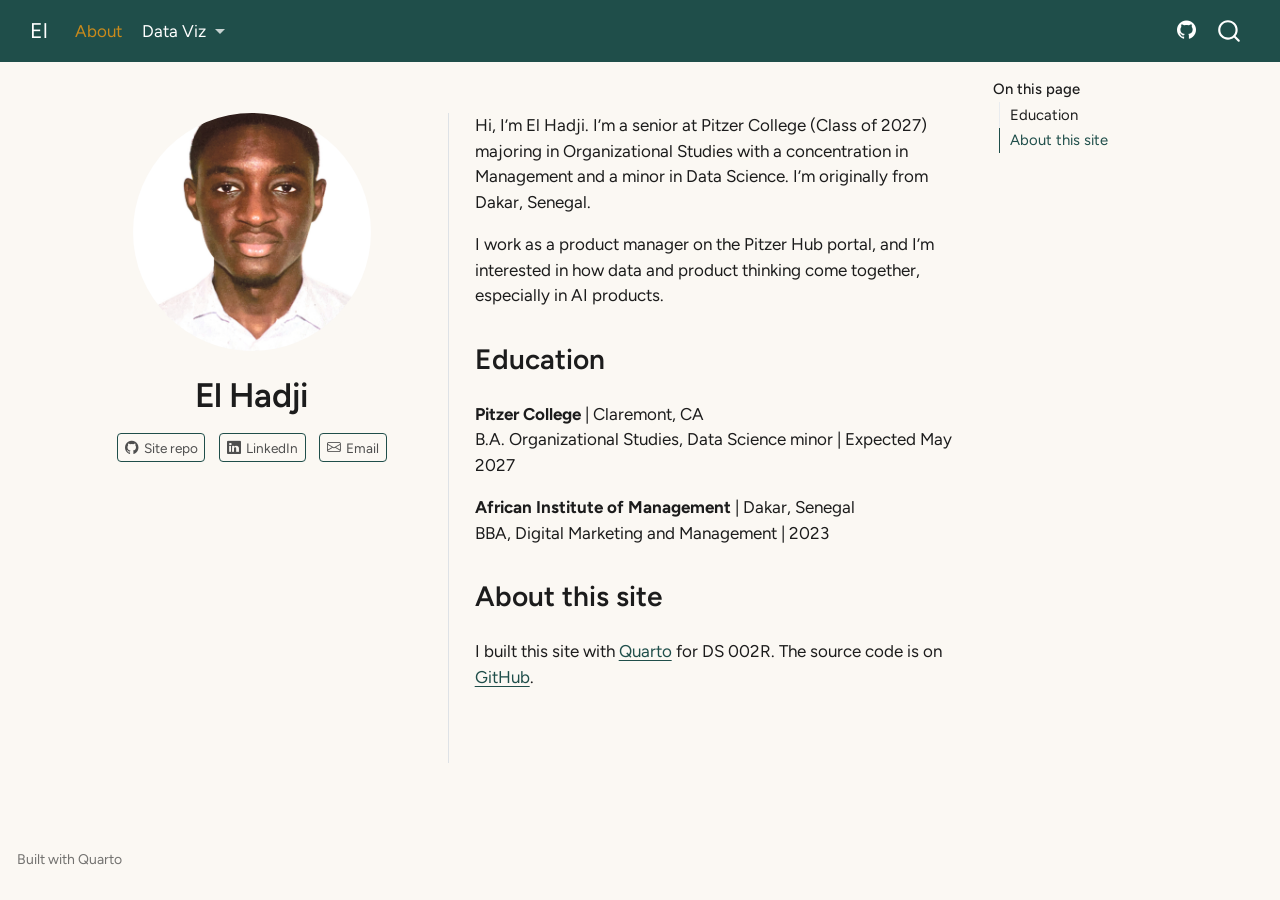
<file: docs/index.html>
<!DOCTYPE html>
<html xmlns="http://www.w3.org/1999/xhtml" lang="en" xml:lang="en"><head>

<meta charset="utf-8">
<meta name="generator" content="quarto-1.10.18">

<meta name="viewport" content="width=device-width, initial-scale=1.0, user-scalable=yes">


<title>El Hadji – El</title>
<style>
/* Default styles provided by pandoc.
** See https://pandoc.org/MANUAL.html#variables-for-html for config info.
*/
span.smallcaps{font-variant: small-caps;}
div.columns{display: flex; gap: 1.5em;}
div.column{flex: auto;}
@media screen {
div.columns{gap: min(4vw, 1.5em);}
div.column{overflow-x: auto;}
}
div.hanging-indent{margin-left: 1.5em; text-indent: -1.5em;}
ul.task-list{list-style: none;}
ul.task-list li input[type="checkbox"] {
  width: 0.8em;
  margin: 0 0.8em 0.2em -1em; /* quarto-specific, see https://github.com/quarto-dev/quarto-cli/issues/4556 */ 
  vertical-align: middle;
}
</style>


<script src="site_libs/quarto-nav/quarto-nav.js"></script>
<script src="site_libs/quarto-nav/headroom.min.js"></script>
<script src="site_libs/clipboard/clipboard.min.js"></script>
<script src="site_libs/quarto-search/autocomplete.umd.js"></script>
<script src="site_libs/quarto-search/fuse.min.js"></script>
<script src="site_libs/quarto-search/quarto-search.js"></script>
<meta name="quarto:offset" content="./">
<script src="site_libs/quarto-html/quarto.js" type="module"></script>
<script src="site_libs/quarto-html/tabsets/tabsets.js" type="module"></script>
<script src="site_libs/quarto-html/popper.min.js"></script>
<script src="site_libs/quarto-html/tippy.umd.min.js"></script>
<link href="site_libs/quarto-html/tippy.css" rel="stylesheet">
<link href="site_libs/quarto-html/quarto-syntax-highlighting-64a204ab8560d761af7679ceaba22944.css" rel="stylesheet" id="quarto-text-highlighting-styles">
<script src="site_libs/bootstrap/bootstrap.min.js"></script>
<link href="site_libs/bootstrap/bootstrap-icons.css" rel="stylesheet">
<link href="site_libs/bootstrap/bootstrap-abfaf9e1bddddbb6e21593f9e2fd9101.min.css" rel="stylesheet" append-hash="true" id="quarto-bootstrap" data-mode="light">
<script id="quarto-search-options" type="application/json">{
  "location": "navbar",
  "copy-button": false,
  "collapse-after": 3,
  "panel-placement": "end",
  "type": "overlay",
  "limit": 50,
  "keyboard-shortcut": [
    "f",
    "/",
    "s"
  ],
  "show-item-context": false,
  "language": {
    "search-no-results-text": "No results",
    "search-matching-documents-text": "matching documents",
    "search-copy-link-title": "Copy link to search",
    "search-hide-matches-text": "Hide additional matches",
    "search-more-match-text": "more match in this document",
    "search-more-matches-text": "more matches in this document",
    "search-clear-button-title": "Clear",
    "search-text-placeholder": "",
    "search-detached-cancel-button-title": "Cancel",
    "search-submit-button-title": "Submit",
    "search-label": "Search"
  }
}</script>


</head>

<body class="nav-fixed quarto-light">

<div id="quarto-search-results"></div>
  <header id="quarto-header" class="headroom fixed-top">
    <nav class="navbar navbar-expand-lg " data-bs-theme="dark">
      <div class="navbar-container container-fluid">
      <div class="navbar-brand-container mx-auto">
    <a class="navbar-brand" href="./index.html">
    <span class="navbar-title">El</span>
    </a>
  </div>
            <div id="quarto-search" class="" title="Search"></div>
          <button class="navbar-toggler" type="button" data-bs-toggle="collapse" data-bs-target="#navbarCollapse" aria-controls="navbarCollapse" role="menu" aria-expanded="false" aria-label="Toggle navigation" onclick="if (window.quartoToggleHeadroom) { window.quartoToggleHeadroom(); }">
  <span class="navbar-toggler-icon"></span>
</button>
          <div class="collapse navbar-collapse" id="navbarCollapse">
            <ul class="navbar-nav navbar-nav-scroll me-auto">
  <li class="nav-item">
    <a class="nav-link active" href="./index.html" aria-current="page"> 
<span class="menu-text">About</span></a>
  </li>  
  <li class="nav-item dropdown ">
    <a class="nav-link dropdown-toggle" href="#" id="nav-menu-data-viz" role="link" data-bs-toggle="dropdown" aria-expanded="false">
 <span class="menu-text">Data Viz</span>
    </a>
    <ul class="dropdown-menu" aria-labelledby="nav-menu-data-viz">    
        <li>
    <a class="dropdown-item" href="./water.html">
 <span class="dropdown-text">Water access points</span></a>
  </li>  
        <li>
    <a class="dropdown-item" href="./food.html">
 <span class="dropdown-text">Food and CO2 emissions</span></a>
  </li>  
        <li>
    <a class="dropdown-item" href="./netflix.html">
 <span class="dropdown-text">Netflix titles</span></a>
  </li>  
    </ul>
  </li>
</ul>
            <ul class="navbar-nav navbar-nav-scroll ms-auto">
  <li class="nav-item compact">
    <a class="nav-link" href="https://github.com/edieye-stack/edieye-stack.github.io-personal-website"> <i class="bi bi-github" role="img" aria-label="GitHub repo for this site">
</i> 
<span class="menu-text"></span></a>
  </li>  
</ul>
          </div> <!-- /navcollapse -->
            <div class="quarto-navbar-tools">
</div>
      </div> <!-- /container-fluid -->
    </nav>
</header>
<!-- content -->
<div id="quarto-content" class="quarto-container page-columns page-rows-contents page-layout-full page-navbar">
<!-- sidebar -->
<!-- margin-sidebar -->
    <div id="quarto-margin-sidebar" class="sidebar margin-sidebar">
        <nav id="TOC" role="doc-toc" class="toc-active">
    <h2 id="toc-title">On this page</h2>
  <ul>
  <li><a href="#education" id="toc-education" class="nav-link active" data-scroll-target="#education">Education</a></li>
  <li><a href="#about-this-site" id="toc-about-this-site" class="nav-link" data-scroll-target="#about-this-site">About this site</a></li>
  </ul>
</nav>
    </div>
<!-- main -->
<div class="quarto-about-trestles column-page-left">
  <div class="about-entity">
    <img src="images/headshot.jpg" class="about-image
  round " style="height: 14em; width: 14em;">
<header id="title-block-header" class="quarto-title-block default">
<div class="quarto-title">
<h1 class="title">El Hadji</h1>
</div>
<div class="quarto-title-meta column-page-left">
  </div>
</header>
    <div class="about-links">
  <a href="https://github.com/edieye-stack/edieye-stack.github.io-personal-website" class="about-link" rel="" target="">
    <i class="bi bi-github"></i>
     <span class="about-link-text">Site repo</span>
  </a>
  <a href="https://www.linkedin.com/in/el-hadji-dieye/" class="about-link" rel="" target="">
    <i class="bi bi-linkedin"></i>
     <span class="about-link-text">LinkedIn</span>
  </a>
  <a href="mailto:edieye@students.pitzer.edu" class="about-link" rel="" target="">
    <i class="bi bi-envelope"></i>
     <span class="about-link-text">Email</span>
  </a>
</div>
  </div>
  <div class="about-contents"><main class="content column-page-left" id="quarto-document-content">

<p>Hi, I’m El Hadji. I’m a senior at Pitzer College (Class of 2027) majoring in Organizational Studies with a concentration in Management and a minor in Data Science. I’m originally from Dakar, Senegal.</p>
<p>I work as a product manager on the Pitzer Hub portal, and I’m interested in how data and product thinking come together, especially in AI products.</p>
<section id="education" class="level2">
<h2 data-anchor-id="education">Education</h2>
<p><strong>Pitzer College</strong> | Claremont, CA<br>
B.A. Organizational Studies, Data Science minor | Expected May 2027</p>
<p><strong>African Institute of Management</strong> | Dakar, Senegal<br>
BBA, Digital Marketing and Management | 2023</p>
</section>
<section id="about-this-site" class="level2">
<h2 data-anchor-id="about-this-site">About this site</h2>
<p>I built this site with <a href="https://quarto.org">Quarto</a> for DS 002R. The source code is on <a href="https://github.com/edieye-stack/edieye-stack.github.io-personal-website">GitHub</a>.</p>


</section>
</main></div>
</div>
 <!-- /main -->
<script id="quarto-html-after-body" type="application/javascript">
  window.document.addEventListener("DOMContentLoaded", function (event) {
    const isCodeAnnotation = (el) => {
      for (const clz of el.classList) {
        if (clz.startsWith('code-annotation-')) {                     
          return true;
        }
      }
      return false;
    }
    const onCopySuccess = function(e) {
      // button target
      const button = e.trigger;
      // don't keep focus
      button.blur();
      // flash "checked"
      button.classList.add('code-copy-button-checked');
      var currentTitle = button.getAttribute("title");
      button.setAttribute("title", "Copied!");
      let tooltip;
      if (window.bootstrap) {
        button.setAttribute("data-bs-toggle", "tooltip");
        button.setAttribute("data-bs-placement", "left");
        button.setAttribute("data-bs-title", "Copied!");
        tooltip = new bootstrap.Tooltip(button, 
          { trigger: "manual", 
            customClass: "code-copy-button-tooltip",
            offset: [0, -8]});
        tooltip.show();    
      }
      setTimeout(function() {
        if (tooltip) {
          tooltip.hide();
          button.removeAttribute("data-bs-title");
          button.removeAttribute("data-bs-toggle");
          button.removeAttribute("data-bs-placement");
        }
        button.setAttribute("title", currentTitle);
        button.classList.remove('code-copy-button-checked');
      }, 1000);
      // clear code selection
      e.clearSelection();
    }
    const getTextToCopy = function(trigger) {
      const outerScaffold = trigger.parentElement.cloneNode(true);
      const codeEl = outerScaffold.querySelector('code');
      for (const childEl of codeEl.children) {
        if (isCodeAnnotation(childEl)) {
          childEl.remove();
        }
      }
      return codeEl.innerText;
    }
    const clipboard = new window.ClipboardJS('.code-copy-button:not([data-in-quarto-modal])', {
      text: getTextToCopy
    });
    clipboard.on('success', onCopySuccess);
    if (window.document.getElementById('quarto-embedded-source-code-modal')) {
      const clipboardModal = new window.ClipboardJS('.code-copy-button[data-in-quarto-modal]', {
        text: getTextToCopy,
        container: window.document.getElementById('quarto-embedded-source-code-modal')
      });
      clipboardModal.on('success', onCopySuccess);
    }
      var localhostRegex = new RegExp(/^(?:http|https):\/\/localhost\:?[0-9]*\//);
      var mailtoRegex = new RegExp(/^mailto:/);
        var filterRegex = new RegExp('/' + window.location.host + '/');
      var isInternal = (href) => {
          return filterRegex.test(href) || localhostRegex.test(href) || mailtoRegex.test(href);
      }
      // Inspect non-navigation links and adorn them if external
     var links = window.document.querySelectorAll('a[href]:not(.nav-link):not(.navbar-brand):not(.toc-action):not(.sidebar-link):not(.sidebar-item-toggle):not(.pagination-link):not(.no-external):not([aria-hidden]):not(.dropdown-item):not(.quarto-navigation-tool):not(.about-link)');
      for (var i=0; i<links.length; i++) {
        const link = links[i];
        if (!isInternal(link.href)) {
          // undo the damage that might have been done by quarto-nav.js in the case of
          // links that we want to consider external
          if (link.dataset.originalHref !== undefined) {
            link.href = link.dataset.originalHref;
          }
        }
      }
    function tippyHover(el, contentFn, onTriggerFn, onUntriggerFn) {
      const config = {
        allowHTML: true,
        maxWidth: 500,
        delay: 100,
        arrow: false,
        appendTo: function(el) {
            return el.parentElement;
        },
        interactive: true,
        interactiveBorder: 10,
        theme: 'quarto',
        placement: 'bottom-start',
      };
      if (contentFn) {
        config.content = contentFn;
      }
      if (onTriggerFn) {
        config.onTrigger = onTriggerFn;
      }
      if (onUntriggerFn) {
        config.onUntrigger = onUntriggerFn;
      }
      window.tippy(el, config); 
    }
    const noterefs = window.document.querySelectorAll('a[role="doc-noteref"]');
    for (var i=0; i<noterefs.length; i++) {
      const ref = noterefs[i];
      tippyHover(ref, function() {
        // use id or data attribute instead here
        let href = ref.getAttribute('data-footnote-href') || ref.getAttribute('href');
        try { href = new URL(href).hash; } catch {}
        const id = href.replace(/^#\/?/, "");
        const note = window.document.getElementById(id);
        if (note) {
          return note.innerHTML;
        } else {
          return "";
        }
      });
    }
    const xrefs = window.document.querySelectorAll('a.quarto-xref');
    const processXRef = (id, note) => {
      // Strip column container classes
      const stripColumnClz = (el) => {
        el.classList.remove("page-full", "page-columns");
        if (el.children) {
          for (const child of el.children) {
            stripColumnClz(child);
          }
        }
      }
      stripColumnClz(note)
      if (id === null || id.startsWith('sec-')) {
        // Special case sections, only their first couple elements
        const container = document.createElement("div");
        if (note.children && note.children.length > 2) {
          container.appendChild(note.children[0].cloneNode(true));
          for (let i = 1; i < note.children.length; i++) {
            const child = note.children[i];
            if (child.tagName === "P" && child.innerText === "") {
              continue;
            } else {
              container.appendChild(child.cloneNode(true));
              break;
            }
          }
          if (window.Quarto?.typesetMath) {
            window.Quarto.typesetMath(container);
          }
          return container.innerHTML
        } else {
          if (window.Quarto?.typesetMath) {
            window.Quarto.typesetMath(note);
          }
          return note.innerHTML;
        }
      } else {
        // Remove any anchor links if they are present
        const anchorLink = note.querySelector('a.anchorjs-link');
        if (anchorLink) {
          anchorLink.remove();
        }
        if (window.Quarto?.typesetMath) {
          window.Quarto.typesetMath(note);
        }
        if (note.classList.contains("callout")) {
          return note.outerHTML;
        } else {
          return note.innerHTML;
        }
      }
    }
    for (var i=0; i<xrefs.length; i++) {
      const xref = xrefs[i];
      tippyHover(xref, undefined, function(instance) {
        instance.disable();
        let url = xref.getAttribute('href');
        let hash = undefined; 
        if (url.startsWith('#')) {
          hash = url;
        } else {
          try { hash = new URL(url).hash; } catch {}
        }
        if (hash) {
          const id = hash.replace(/^#\/?/, "");
          const note = window.document.getElementById(id);
          if (note !== null) {
            try {
              const html = processXRef(id, note.cloneNode(true));
              instance.setContent(html);
            } finally {
              instance.enable();
              instance.show();
            }
          } else {
            // See if we can fetch this
            fetch(url.split('#')[0])
            .then(res => res.text())
            .then(html => {
              const parser = new DOMParser();
              const htmlDoc = parser.parseFromString(html, "text/html");
              const note = htmlDoc.getElementById(id);
              if (note !== null) {
                const html = processXRef(id, note);
                instance.setContent(html);
              } 
            }).finally(() => {
              instance.enable();
              instance.show();
            });
          }
        } else {
          // See if we can fetch a full url (with no hash to target)
          // This is a special case and we should probably do some content thinning / targeting
          fetch(url)
          .then(res => res.text())
          .then(html => {
            const parser = new DOMParser();
            const htmlDoc = parser.parseFromString(html, "text/html");
            const note = htmlDoc.querySelector('main.content');
            if (note !== null) {
              // This should only happen for chapter cross references
              // (since there is no id in the URL)
              // remove the first header
              if (note.children.length > 0 && note.children[0].tagName === "HEADER") {
                note.children[0].remove();
              }
              const html = processXRef(null, note);
              instance.setContent(html);
            } 
          }).finally(() => {
            instance.enable();
            instance.show();
          });
        }
      }, function(instance) {
      });
    }
        let selectedAnnoteEl;
        const selectorForAnnotation = ( cell, annotation) => {
          let cellAttr = 'data-code-cell="' + cell + '"';
          let lineAttr = 'data-code-annotation="' +  annotation + '"';
          const selector = 'span[' + cellAttr + '][' + lineAttr + ']';
          return selector;
        }
        const selectCodeLines = (annoteEl) => {
          const doc = window.document;
          const targetCell = annoteEl.getAttribute("data-target-cell");
          const targetAnnotation = annoteEl.getAttribute("data-target-annotation");
          const annoteSpan = window.document.querySelector(selectorForAnnotation(targetCell, targetAnnotation));
          const lines = annoteSpan.getAttribute("data-code-lines").split(",");
          const lineIds = lines.map((line) => {
            return targetCell + "-" + line;
          })
          let top = null;
          let height = null;
          let parent = null;
          if (lineIds.length > 0) {
              //compute the position of the single el (top and bottom and make a div)
              const el = window.document.getElementById(lineIds[0]);
              top = el.offsetTop;
              height = el.offsetHeight;
              parent = el.parentElement.parentElement;
            if (lineIds.length > 1) {
              const lastEl = window.document.getElementById(lineIds[lineIds.length - 1]);
              const bottom = lastEl.offsetTop + lastEl.offsetHeight;
              height = bottom - top;
            }
            if (top !== null && height !== null && parent !== null) {
              // cook up a div (if necessary) and position it 
              let div = window.document.getElementById("code-annotation-line-highlight");
              if (div === null) {
                div = window.document.createElement("div");
                div.setAttribute("id", "code-annotation-line-highlight");
                div.style.position = 'absolute';
                parent.appendChild(div);
              }
              div.style.top = top - 2 + "px";
              div.style.height = height + 4 + "px";
              div.style.left = 0;
              let gutterDiv = window.document.getElementById("code-annotation-line-highlight-gutter");
              if (gutterDiv === null) {
                gutterDiv = window.document.createElement("div");
                gutterDiv.setAttribute("id", "code-annotation-line-highlight-gutter");
                gutterDiv.style.position = 'absolute';
                const codeCell = window.document.getElementById(targetCell);
                const gutter = codeCell.querySelector('.code-annotation-gutter');
                gutter.appendChild(gutterDiv);
              }
              gutterDiv.style.top = top - 2 + "px";
              gutterDiv.style.height = height + 4 + "px";
            }
            selectedAnnoteEl = annoteEl;
          }
        };
        const unselectCodeLines = () => {
          const elementsIds = ["code-annotation-line-highlight", "code-annotation-line-highlight-gutter"];
          elementsIds.forEach((elId) => {
            const div = window.document.getElementById(elId);
            if (div) {
              div.remove();
            }
          });
          selectedAnnoteEl = undefined;
        };
          // Handle positioning of the toggle
      window.addEventListener(
        "resize",
        throttle(() => {
          elRect = undefined;
          if (selectedAnnoteEl) {
            selectCodeLines(selectedAnnoteEl);
          }
        }, 10)
      );
      function throttle(fn, ms) {
      let throttle = false;
      let timer;
        return (...args) => {
          if(!throttle) { // first call gets through
              fn.apply(this, args);
              throttle = true;
          } else { // all the others get throttled
              if(timer) clearTimeout(timer); // cancel #2
              timer = setTimeout(() => {
                fn.apply(this, args);
                timer = throttle = false;
              }, ms);
          }
        };
      }
        // Attach click handler to the DT
        const annoteDls = window.document.querySelectorAll('dt[data-target-cell]');
        for (const annoteDlNode of annoteDls) {
          annoteDlNode.addEventListener('click', (event) => {
            const clickedEl = event.target;
            if (clickedEl !== selectedAnnoteEl) {
              unselectCodeLines();
              const activeEl = window.document.querySelector('dt[data-target-cell].code-annotation-active');
              if (activeEl) {
                activeEl.classList.remove('code-annotation-active');
              }
              selectCodeLines(clickedEl);
              clickedEl.classList.add('code-annotation-active');
            } else {
              // Unselect the line
              unselectCodeLines();
              clickedEl.classList.remove('code-annotation-active');
            }
          });
        }
    const findCites = (el) => {
      const parentEl = el.parentElement;
      if (parentEl) {
        const cites = parentEl.dataset.cites;
        if (cites) {
          return {
            el,
            cites: cites.split(' ')
          };
        } else {
          return findCites(el.parentElement)
        }
      } else {
        return undefined;
      }
    };
    var bibliorefs = window.document.querySelectorAll('a[role="doc-biblioref"]');
    for (var i=0; i<bibliorefs.length; i++) {
      const ref = bibliorefs[i];
      const citeInfo = findCites(ref);
      if (citeInfo) {
        tippyHover(citeInfo.el, function() {
          var popup = window.document.createElement('div');
          citeInfo.cites.forEach(function(cite) {
            var citeDiv = window.document.createElement('div');
            citeDiv.classList.add('hanging-indent');
            citeDiv.classList.add('csl-entry');
            var biblioDiv = window.document.getElementById('ref-' + cite);
            if (biblioDiv) {
              citeDiv.innerHTML = biblioDiv.innerHTML;
            }
            popup.appendChild(citeDiv);
          });
          return popup.innerHTML;
        });
      }
    }
  });
  </script>
</div> <!-- /content -->
<footer class="footer">
  <div class="nav-footer">
    <div class="nav-footer-left">
<p>Built with Quarto</p>
</div>   
    <div class="nav-footer-center">
      &nbsp;
    </div>
    <div class="nav-footer-right">
      &nbsp;
    </div>
  </div>
</footer>




</body></html>
</file>
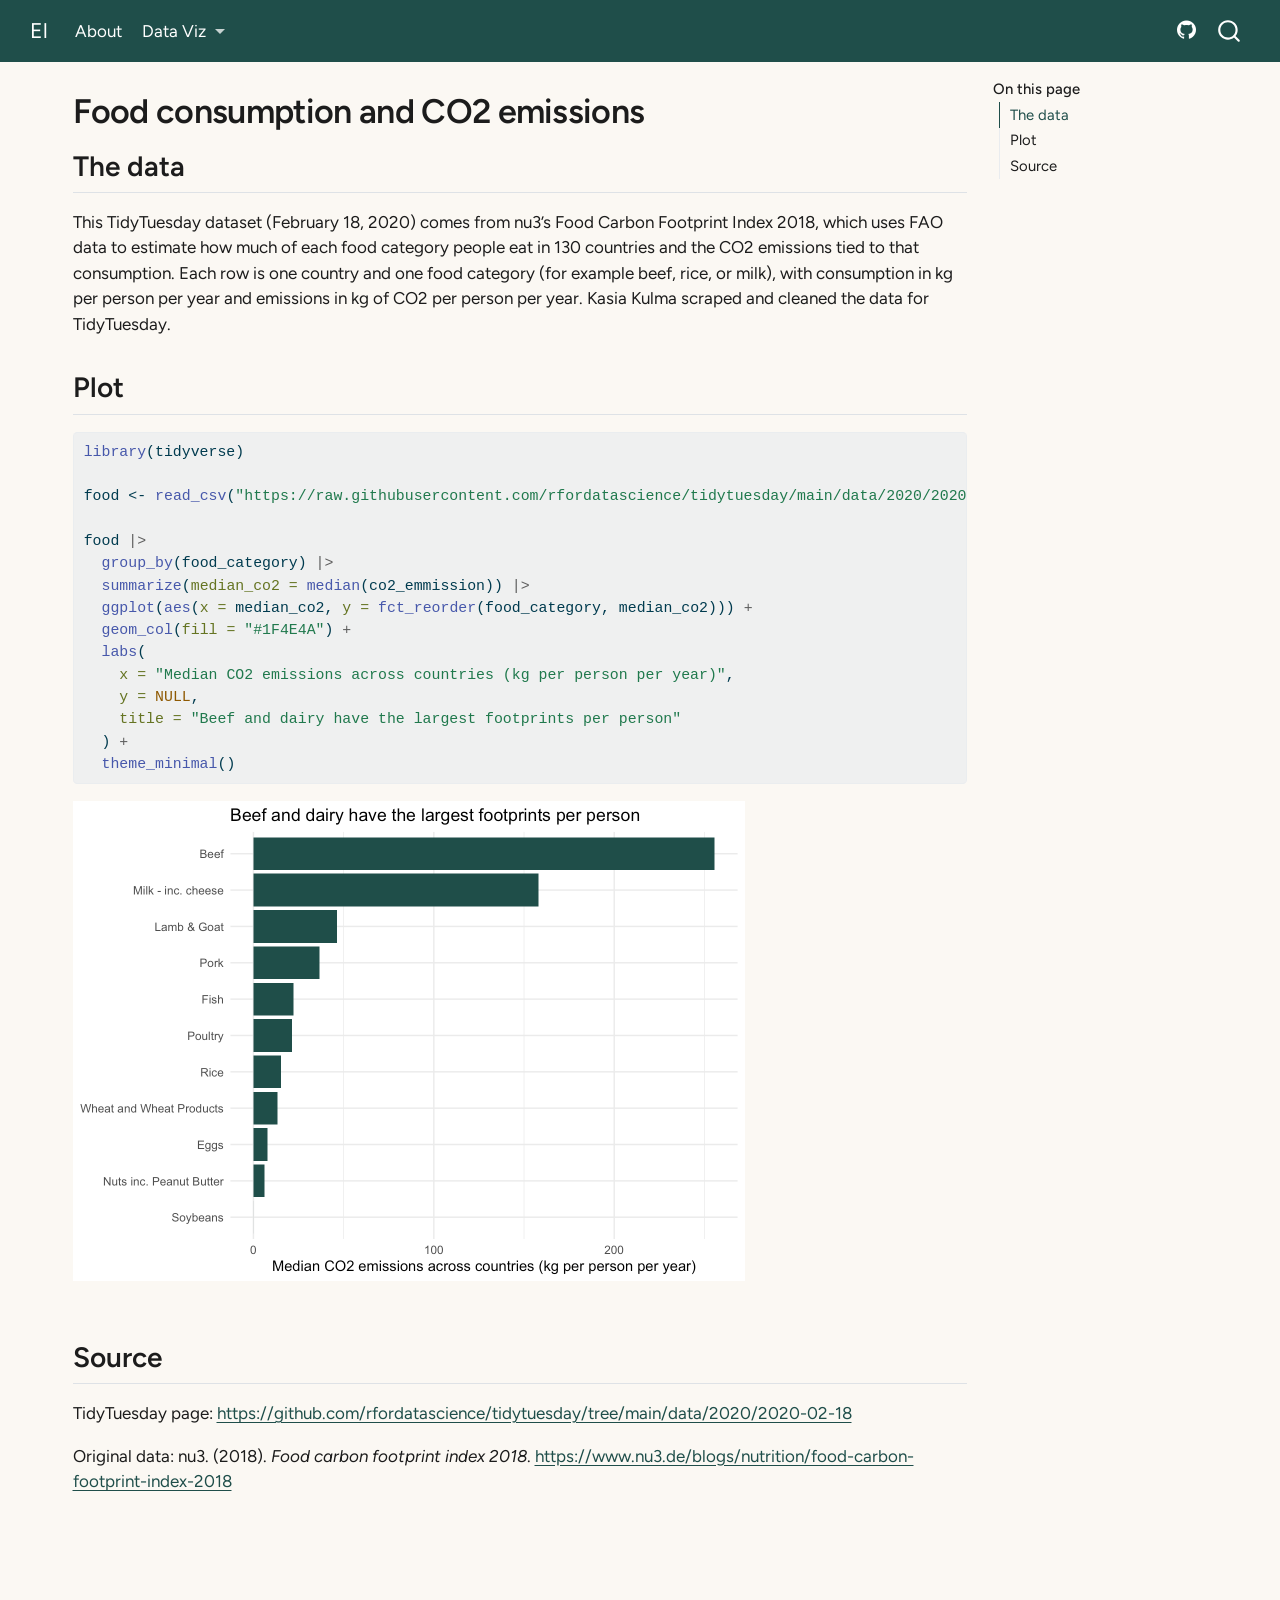
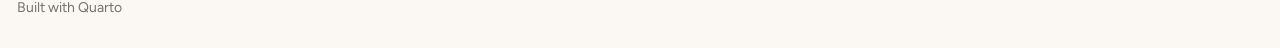
<file: docs/food.html>
<!DOCTYPE html>
<html xmlns="http://www.w3.org/1999/xhtml" lang="en" xml:lang="en"><head>

<meta charset="utf-8">
<meta name="generator" content="quarto-1.10.18">

<meta name="viewport" content="width=device-width, initial-scale=1.0, user-scalable=yes">


<title>Food consumption and CO2 emissions – El</title>
<style>
/* Default styles provided by pandoc.
** See https://pandoc.org/MANUAL.html#variables-for-html for config info.
*/
span.smallcaps{font-variant: small-caps;}
div.columns{display: flex; gap: 1.5em;}
div.column{flex: auto;}
@media screen {
div.columns{gap: min(4vw, 1.5em);}
div.column{overflow-x: auto;}
}
div.hanging-indent{margin-left: 1.5em; text-indent: -1.5em;}
ul.task-list{list-style: none;}
ul.task-list li input[type="checkbox"] {
  width: 0.8em;
  margin: 0 0.8em 0.2em -1em; /* quarto-specific, see https://github.com/quarto-dev/quarto-cli/issues/4556 */ 
  vertical-align: middle;
}
/* CSS for syntax highlighting */
html { -webkit-text-size-adjust: 100%; }
pre > code.sourceCode { white-space: pre; position: relative; }
pre > code.sourceCode > span { display: inline-block; line-height: 1.25; }
pre > code.sourceCode > span:empty { height: 1.2em; }
.sourceCode { overflow: visible; }
code.sourceCode > span { color: inherit; text-decoration: inherit; }
div.sourceCode { margin: 1em 0; }
pre.sourceCode { margin: 0; }
@media screen {
div.sourceCode { overflow: auto; }
}
@media print {
pre > code.sourceCode { white-space: pre-wrap; }
pre > code.sourceCode > span { text-indent: -5em; padding-left: 5em; }
}
pre.numberSource code
  { counter-reset: source-line 0; }
pre.numberSource code > span
  { position: relative; left: -4em; counter-increment: source-line; }
pre.numberSource code > span > a:first-child::before
  { content: counter(source-line);
    position: relative; left: -1em; text-align: right; vertical-align: baseline;
    border: none; display: inline-block;
    -webkit-touch-callout: none; -webkit-user-select: none;
    -khtml-user-select: none; -moz-user-select: none;
    -ms-user-select: none; user-select: none;
    padding: 0 4px; width: 4em;
  }
pre.numberSource { margin-left: 3em;  padding-left: 4px; }
div.sourceCode
  {   }
@media screen {
pre > code.sourceCode > span > a:first-child::before { text-decoration: underline; }
}
</style>


<script src="site_libs/quarto-nav/quarto-nav.js"></script>
<script src="site_libs/quarto-nav/headroom.min.js"></script>
<script src="site_libs/clipboard/clipboard.min.js"></script>
<script src="site_libs/quarto-search/autocomplete.umd.js"></script>
<script src="site_libs/quarto-search/fuse.min.js"></script>
<script src="site_libs/quarto-search/quarto-search.js"></script>
<meta name="quarto:offset" content="./">
<script src="site_libs/quarto-html/quarto.js" type="module"></script>
<script src="site_libs/quarto-html/tabsets/tabsets.js" type="module"></script>
<script src="site_libs/quarto-html/popper.min.js"></script>
<script src="site_libs/quarto-html/tippy.umd.min.js"></script>
<script src="site_libs/quarto-html/anchor.min.js"></script>
<link href="site_libs/quarto-html/tippy.css" rel="stylesheet">
<link href="site_libs/quarto-html/quarto-syntax-highlighting-64a204ab8560d761af7679ceaba22944.css" rel="stylesheet" id="quarto-text-highlighting-styles">
<script src="site_libs/bootstrap/bootstrap.min.js"></script>
<link href="site_libs/bootstrap/bootstrap-icons.css" rel="stylesheet">
<link href="site_libs/bootstrap/bootstrap-abfaf9e1bddddbb6e21593f9e2fd9101.min.css" rel="stylesheet" append-hash="true" id="quarto-bootstrap" data-mode="light">
<script id="quarto-search-options" type="application/json">{
  "location": "navbar",
  "copy-button": false,
  "collapse-after": 3,
  "panel-placement": "end",
  "type": "overlay",
  "limit": 50,
  "keyboard-shortcut": [
    "f",
    "/",
    "s"
  ],
  "show-item-context": false,
  "language": {
    "search-no-results-text": "No results",
    "search-matching-documents-text": "matching documents",
    "search-copy-link-title": "Copy link to search",
    "search-hide-matches-text": "Hide additional matches",
    "search-more-match-text": "more match in this document",
    "search-more-matches-text": "more matches in this document",
    "search-clear-button-title": "Clear",
    "search-text-placeholder": "",
    "search-detached-cancel-button-title": "Cancel",
    "search-submit-button-title": "Submit",
    "search-label": "Search"
  }
}</script>


</head>

<body class="nav-fixed quarto-light">

<div id="quarto-search-results"></div>
  <header id="quarto-header" class="headroom fixed-top">
    <nav class="navbar navbar-expand-lg " data-bs-theme="dark">
      <div class="navbar-container container-fluid">
      <div class="navbar-brand-container mx-auto">
    <a class="navbar-brand" href="./index.html">
    <span class="navbar-title">El</span>
    </a>
  </div>
            <div id="quarto-search" class="" title="Search"></div>
          <button class="navbar-toggler" type="button" data-bs-toggle="collapse" data-bs-target="#navbarCollapse" aria-controls="navbarCollapse" role="menu" aria-expanded="false" aria-label="Toggle navigation" onclick="if (window.quartoToggleHeadroom) { window.quartoToggleHeadroom(); }">
  <span class="navbar-toggler-icon"></span>
</button>
          <div class="collapse navbar-collapse" id="navbarCollapse">
            <ul class="navbar-nav navbar-nav-scroll me-auto">
  <li class="nav-item">
    <a class="nav-link" href="./index.html"> 
<span class="menu-text">About</span></a>
  </li>  
  <li class="nav-item dropdown ">
    <a class="nav-link dropdown-toggle" href="#" id="nav-menu-data-viz" role="link" data-bs-toggle="dropdown" aria-expanded="false">
 <span class="menu-text">Data Viz</span>
    </a>
    <ul class="dropdown-menu" aria-labelledby="nav-menu-data-viz">    
        <li>
    <a class="dropdown-item" href="./water.html">
 <span class="dropdown-text">Water access points</span></a>
  </li>  
        <li>
    <a class="dropdown-item" href="./food.html">
 <span class="dropdown-text">Food and CO2 emissions</span></a>
  </li>  
        <li>
    <a class="dropdown-item" href="./netflix.html">
 <span class="dropdown-text">Netflix titles</span></a>
  </li>  
    </ul>
  </li>
</ul>
            <ul class="navbar-nav navbar-nav-scroll ms-auto">
  <li class="nav-item compact">
    <a class="nav-link" href="https://github.com/edieye-stack/edieye-stack.github.io-personal-website"> <i class="bi bi-github" role="img" aria-label="GitHub repo for this site">
</i> 
<span class="menu-text"></span></a>
  </li>  
</ul>
          </div> <!-- /navcollapse -->
            <div class="quarto-navbar-tools">
</div>
      </div> <!-- /container-fluid -->
    </nav>
</header>
<!-- content -->
<div id="quarto-content" class="quarto-container page-columns page-rows-contents page-layout-full page-navbar">
<!-- sidebar -->
<!-- margin-sidebar -->
    <div id="quarto-margin-sidebar" class="sidebar margin-sidebar">
        <nav id="TOC" role="doc-toc" class="toc-active">
    <h2 id="toc-title">On this page</h2>
   
  <ul>
  <li><a href="#the-data" id="toc-the-data" class="nav-link active" data-scroll-target="#the-data">The data</a></li>
  <li><a href="#plot" id="toc-plot" class="nav-link" data-scroll-target="#plot">Plot</a></li>
  <li><a href="#source" id="toc-source" class="nav-link" data-scroll-target="#source">Source</a></li>
  </ul>
</nav>
    </div>
<!-- main -->
<main class="content column-page-left" id="quarto-document-content">

<header id="title-block-header" class="quarto-title-block default">
<div class="quarto-title">
<h1 class="title">Food consumption and CO2 emissions</h1>
</div>



<div class="quarto-title-meta column-page-left">

    
  
    
  </div>
  


</header>


<section id="the-data" class="level2">
<h2 class="anchored" data-anchor-id="the-data">The data</h2>
<p>This TidyTuesday dataset (February 18, 2020) comes from nu3’s Food Carbon Footprint Index 2018, which uses FAO data to estimate how much of each food category people eat in 130 countries and the CO2 emissions tied to that consumption. Each row is one country and one food category (for example beef, rice, or milk), with consumption in kg per person per year and emissions in kg of CO2 per person per year. Kasia Kulma scraped and cleaned the data for TidyTuesday.</p>
</section>
<section id="plot" class="level2">
<h2 class="anchored" data-anchor-id="plot">Plot</h2>
<div class="cell">
<div class="code-copy-outer-scaffold"><div class="sourceCode cell-code" id="cb1"><pre class="sourceCode r code-with-copy"><code class="sourceCode r"><span id="cb1-1"><a href="#cb1-1" aria-hidden="true" tabindex="-1"></a><span class="fu">library</span>(tidyverse)</span>
<span id="cb1-2"><a href="#cb1-2" aria-hidden="true" tabindex="-1"></a></span>
<span id="cb1-3"><a href="#cb1-3" aria-hidden="true" tabindex="-1"></a>food <span class="ot">&lt;-</span> <span class="fu">read_csv</span>(<span class="st">"https://raw.githubusercontent.com/rfordatascience/tidytuesday/main/data/2020/2020-02-18/food_consumption.csv"</span>)</span>
<span id="cb1-4"><a href="#cb1-4" aria-hidden="true" tabindex="-1"></a></span>
<span id="cb1-5"><a href="#cb1-5" aria-hidden="true" tabindex="-1"></a>food <span class="sc">|&gt;</span></span>
<span id="cb1-6"><a href="#cb1-6" aria-hidden="true" tabindex="-1"></a>  <span class="fu">group_by</span>(food_category) <span class="sc">|&gt;</span></span>
<span id="cb1-7"><a href="#cb1-7" aria-hidden="true" tabindex="-1"></a>  <span class="fu">summarize</span>(<span class="at">median_co2 =</span> <span class="fu">median</span>(co2_emmission)) <span class="sc">|&gt;</span></span>
<span id="cb1-8"><a href="#cb1-8" aria-hidden="true" tabindex="-1"></a>  <span class="fu">ggplot</span>(<span class="fu">aes</span>(<span class="at">x =</span> median_co2, <span class="at">y =</span> <span class="fu">fct_reorder</span>(food_category, median_co2))) <span class="sc">+</span></span>
<span id="cb1-9"><a href="#cb1-9" aria-hidden="true" tabindex="-1"></a>  <span class="fu">geom_col</span>(<span class="at">fill =</span> <span class="st">"#1F4E4A"</span>) <span class="sc">+</span></span>
<span id="cb1-10"><a href="#cb1-10" aria-hidden="true" tabindex="-1"></a>  <span class="fu">labs</span>(</span>
<span id="cb1-11"><a href="#cb1-11" aria-hidden="true" tabindex="-1"></a>    <span class="at">x =</span> <span class="st">"Median CO2 emissions across countries (kg per person per year)"</span>,</span>
<span id="cb1-12"><a href="#cb1-12" aria-hidden="true" tabindex="-1"></a>    <span class="at">y =</span> <span class="cn">NULL</span>,</span>
<span id="cb1-13"><a href="#cb1-13" aria-hidden="true" tabindex="-1"></a>    <span class="at">title =</span> <span class="st">"Beef and dairy have the largest footprints per person"</span></span>
<span id="cb1-14"><a href="#cb1-14" aria-hidden="true" tabindex="-1"></a>  ) <span class="sc">+</span></span>
<span id="cb1-15"><a href="#cb1-15" aria-hidden="true" tabindex="-1"></a>  <span class="fu">theme_minimal</span>()</span></code></pre></div><button title="Copy to Clipboard" class="code-copy-button"><i class="bi"></i></button></div>
<div class="cell-output-display">
<div>
<figure class="figure">
<p><img src="food_files/figure-html/unnamed-chunk-1-1.png" class="img-fluid figure-img" width="672"></p>
</figure>
</div>
</div>
</div>
</section>
<section id="source" class="level2">
<h2 class="anchored" data-anchor-id="source">Source</h2>
<p>TidyTuesday page: <a href="https://github.com/rfordatascience/tidytuesday/tree/main/data/2020/2020-02-18" class="uri">https://github.com/rfordatascience/tidytuesday/tree/main/data/2020/2020-02-18</a></p>
<p>Original data: nu3. (2018). <em>Food carbon footprint index 2018</em>. <a href="https://www.nu3.de/blogs/nutrition/food-carbon-footprint-index-2018" class="uri">https://www.nu3.de/blogs/nutrition/food-carbon-footprint-index-2018</a></p>


</section>

</main> <!-- /main -->
<script id="quarto-html-after-body" type="application/javascript">
  window.document.addEventListener("DOMContentLoaded", function (event) {
    const icon = "";
    const anchorJS = new window.AnchorJS();
    anchorJS.options = {
      placement: 'right',
      icon: icon
    };
    anchorJS.add('.anchored');
    const isCodeAnnotation = (el) => {
      for (const clz of el.classList) {
        if (clz.startsWith('code-annotation-')) {                     
          return true;
        }
      }
      return false;
    }
    const onCopySuccess = function(e) {
      // button target
      const button = e.trigger;
      // don't keep focus
      button.blur();
      // flash "checked"
      button.classList.add('code-copy-button-checked');
      var currentTitle = button.getAttribute("title");
      button.setAttribute("title", "Copied!");
      let tooltip;
      if (window.bootstrap) {
        button.setAttribute("data-bs-toggle", "tooltip");
        button.setAttribute("data-bs-placement", "left");
        button.setAttribute("data-bs-title", "Copied!");
        tooltip = new bootstrap.Tooltip(button, 
          { trigger: "manual", 
            customClass: "code-copy-button-tooltip",
            offset: [0, -8]});
        tooltip.show();    
      }
      setTimeout(function() {
        if (tooltip) {
          tooltip.hide();
          button.removeAttribute("data-bs-title");
          button.removeAttribute("data-bs-toggle");
          button.removeAttribute("data-bs-placement");
        }
        button.setAttribute("title", currentTitle);
        button.classList.remove('code-copy-button-checked');
      }, 1000);
      // clear code selection
      e.clearSelection();
    }
    const getTextToCopy = function(trigger) {
      const outerScaffold = trigger.parentElement.cloneNode(true);
      const codeEl = outerScaffold.querySelector('code');
      for (const childEl of codeEl.children) {
        if (isCodeAnnotation(childEl)) {
          childEl.remove();
        }
      }
      return codeEl.innerText;
    }
    const clipboard = new window.ClipboardJS('.code-copy-button:not([data-in-quarto-modal])', {
      text: getTextToCopy
    });
    clipboard.on('success', onCopySuccess);
    if (window.document.getElementById('quarto-embedded-source-code-modal')) {
      const clipboardModal = new window.ClipboardJS('.code-copy-button[data-in-quarto-modal]', {
        text: getTextToCopy,
        container: window.document.getElementById('quarto-embedded-source-code-modal')
      });
      clipboardModal.on('success', onCopySuccess);
    }
      var localhostRegex = new RegExp(/^(?:http|https):\/\/localhost\:?[0-9]*\//);
      var mailtoRegex = new RegExp(/^mailto:/);
        var filterRegex = new RegExp('/' + window.location.host + '/');
      var isInternal = (href) => {
          return filterRegex.test(href) || localhostRegex.test(href) || mailtoRegex.test(href);
      }
      // Inspect non-navigation links and adorn them if external
     var links = window.document.querySelectorAll('a[href]:not(.nav-link):not(.navbar-brand):not(.toc-action):not(.sidebar-link):not(.sidebar-item-toggle):not(.pagination-link):not(.no-external):not([aria-hidden]):not(.dropdown-item):not(.quarto-navigation-tool):not(.about-link)');
      for (var i=0; i<links.length; i++) {
        const link = links[i];
        if (!isInternal(link.href)) {
          // undo the damage that might have been done by quarto-nav.js in the case of
          // links that we want to consider external
          if (link.dataset.originalHref !== undefined) {
            link.href = link.dataset.originalHref;
          }
        }
      }
    function tippyHover(el, contentFn, onTriggerFn, onUntriggerFn) {
      const config = {
        allowHTML: true,
        maxWidth: 500,
        delay: 100,
        arrow: false,
        appendTo: function(el) {
            return el.parentElement;
        },
        interactive: true,
        interactiveBorder: 10,
        theme: 'quarto',
        placement: 'bottom-start',
      };
      if (contentFn) {
        config.content = contentFn;
      }
      if (onTriggerFn) {
        config.onTrigger = onTriggerFn;
      }
      if (onUntriggerFn) {
        config.onUntrigger = onUntriggerFn;
      }
      window.tippy(el, config); 
    }
    const noterefs = window.document.querySelectorAll('a[role="doc-noteref"]');
    for (var i=0; i<noterefs.length; i++) {
      const ref = noterefs[i];
      tippyHover(ref, function() {
        // use id or data attribute instead here
        let href = ref.getAttribute('data-footnote-href') || ref.getAttribute('href');
        try { href = new URL(href).hash; } catch {}
        const id = href.replace(/^#\/?/, "");
        const note = window.document.getElementById(id);
        if (note) {
          return note.innerHTML;
        } else {
          return "";
        }
      });
    }
    const xrefs = window.document.querySelectorAll('a.quarto-xref');
    const processXRef = (id, note) => {
      // Strip column container classes
      const stripColumnClz = (el) => {
        el.classList.remove("page-full", "page-columns");
        if (el.children) {
          for (const child of el.children) {
            stripColumnClz(child);
          }
        }
      }
      stripColumnClz(note)
      if (id === null || id.startsWith('sec-')) {
        // Special case sections, only their first couple elements
        const container = document.createElement("div");
        if (note.children && note.children.length > 2) {
          container.appendChild(note.children[0].cloneNode(true));
          for (let i = 1; i < note.children.length; i++) {
            const child = note.children[i];
            if (child.tagName === "P" && child.innerText === "") {
              continue;
            } else {
              container.appendChild(child.cloneNode(true));
              break;
            }
          }
          if (window.Quarto?.typesetMath) {
            window.Quarto.typesetMath(container);
          }
          return container.innerHTML
        } else {
          if (window.Quarto?.typesetMath) {
            window.Quarto.typesetMath(note);
          }
          return note.innerHTML;
        }
      } else {
        // Remove any anchor links if they are present
        const anchorLink = note.querySelector('a.anchorjs-link');
        if (anchorLink) {
          anchorLink.remove();
        }
        if (window.Quarto?.typesetMath) {
          window.Quarto.typesetMath(note);
        }
        if (note.classList.contains("callout")) {
          return note.outerHTML;
        } else {
          return note.innerHTML;
        }
      }
    }
    for (var i=0; i<xrefs.length; i++) {
      const xref = xrefs[i];
      tippyHover(xref, undefined, function(instance) {
        instance.disable();
        let url = xref.getAttribute('href');
        let hash = undefined; 
        if (url.startsWith('#')) {
          hash = url;
        } else {
          try { hash = new URL(url).hash; } catch {}
        }
        if (hash) {
          const id = hash.replace(/^#\/?/, "");
          const note = window.document.getElementById(id);
          if (note !== null) {
            try {
              const html = processXRef(id, note.cloneNode(true));
              instance.setContent(html);
            } finally {
              instance.enable();
              instance.show();
            }
          } else {
            // See if we can fetch this
            fetch(url.split('#')[0])
            .then(res => res.text())
            .then(html => {
              const parser = new DOMParser();
              const htmlDoc = parser.parseFromString(html, "text/html");
              const note = htmlDoc.getElementById(id);
              if (note !== null) {
                const html = processXRef(id, note);
                instance.setContent(html);
              } 
            }).finally(() => {
              instance.enable();
              instance.show();
            });
          }
        } else {
          // See if we can fetch a full url (with no hash to target)
          // This is a special case and we should probably do some content thinning / targeting
          fetch(url)
          .then(res => res.text())
          .then(html => {
            const parser = new DOMParser();
            const htmlDoc = parser.parseFromString(html, "text/html");
            const note = htmlDoc.querySelector('main.content');
            if (note !== null) {
              // This should only happen for chapter cross references
              // (since there is no id in the URL)
              // remove the first header
              if (note.children.length > 0 && note.children[0].tagName === "HEADER") {
                note.children[0].remove();
              }
              const html = processXRef(null, note);
              instance.setContent(html);
            } 
          }).finally(() => {
            instance.enable();
            instance.show();
          });
        }
      }, function(instance) {
      });
    }
        let selectedAnnoteEl;
        const selectorForAnnotation = ( cell, annotation) => {
          let cellAttr = 'data-code-cell="' + cell + '"';
          let lineAttr = 'data-code-annotation="' +  annotation + '"';
          const selector = 'span[' + cellAttr + '][' + lineAttr + ']';
          return selector;
        }
        const selectCodeLines = (annoteEl) => {
          const doc = window.document;
          const targetCell = annoteEl.getAttribute("data-target-cell");
          const targetAnnotation = annoteEl.getAttribute("data-target-annotation");
          const annoteSpan = window.document.querySelector(selectorForAnnotation(targetCell, targetAnnotation));
          const lines = annoteSpan.getAttribute("data-code-lines").split(",");
          const lineIds = lines.map((line) => {
            return targetCell + "-" + line;
          })
          let top = null;
          let height = null;
          let parent = null;
          if (lineIds.length > 0) {
              //compute the position of the single el (top and bottom and make a div)
              const el = window.document.getElementById(lineIds[0]);
              top = el.offsetTop;
              height = el.offsetHeight;
              parent = el.parentElement.parentElement;
            if (lineIds.length > 1) {
              const lastEl = window.document.getElementById(lineIds[lineIds.length - 1]);
              const bottom = lastEl.offsetTop + lastEl.offsetHeight;
              height = bottom - top;
            }
            if (top !== null && height !== null && parent !== null) {
              // cook up a div (if necessary) and position it 
              let div = window.document.getElementById("code-annotation-line-highlight");
              if (div === null) {
                div = window.document.createElement("div");
                div.setAttribute("id", "code-annotation-line-highlight");
                div.style.position = 'absolute';
                parent.appendChild(div);
              }
              div.style.top = top - 2 + "px";
              div.style.height = height + 4 + "px";
              div.style.left = 0;
              let gutterDiv = window.document.getElementById("code-annotation-line-highlight-gutter");
              if (gutterDiv === null) {
                gutterDiv = window.document.createElement("div");
                gutterDiv.setAttribute("id", "code-annotation-line-highlight-gutter");
                gutterDiv.style.position = 'absolute';
                const codeCell = window.document.getElementById(targetCell);
                const gutter = codeCell.querySelector('.code-annotation-gutter');
                gutter.appendChild(gutterDiv);
              }
              gutterDiv.style.top = top - 2 + "px";
              gutterDiv.style.height = height + 4 + "px";
            }
            selectedAnnoteEl = annoteEl;
          }
        };
        const unselectCodeLines = () => {
          const elementsIds = ["code-annotation-line-highlight", "code-annotation-line-highlight-gutter"];
          elementsIds.forEach((elId) => {
            const div = window.document.getElementById(elId);
            if (div) {
              div.remove();
            }
          });
          selectedAnnoteEl = undefined;
        };
          // Handle positioning of the toggle
      window.addEventListener(
        "resize",
        throttle(() => {
          elRect = undefined;
          if (selectedAnnoteEl) {
            selectCodeLines(selectedAnnoteEl);
          }
        }, 10)
      );
      function throttle(fn, ms) {
      let throttle = false;
      let timer;
        return (...args) => {
          if(!throttle) { // first call gets through
              fn.apply(this, args);
              throttle = true;
          } else { // all the others get throttled
              if(timer) clearTimeout(timer); // cancel #2
              timer = setTimeout(() => {
                fn.apply(this, args);
                timer = throttle = false;
              }, ms);
          }
        };
      }
        // Attach click handler to the DT
        const annoteDls = window.document.querySelectorAll('dt[data-target-cell]');
        for (const annoteDlNode of annoteDls) {
          annoteDlNode.addEventListener('click', (event) => {
            const clickedEl = event.target;
            if (clickedEl !== selectedAnnoteEl) {
              unselectCodeLines();
              const activeEl = window.document.querySelector('dt[data-target-cell].code-annotation-active');
              if (activeEl) {
                activeEl.classList.remove('code-annotation-active');
              }
              selectCodeLines(clickedEl);
              clickedEl.classList.add('code-annotation-active');
            } else {
              // Unselect the line
              unselectCodeLines();
              clickedEl.classList.remove('code-annotation-active');
            }
          });
        }
    const findCites = (el) => {
      const parentEl = el.parentElement;
      if (parentEl) {
        const cites = parentEl.dataset.cites;
        if (cites) {
          return {
            el,
            cites: cites.split(' ')
          };
        } else {
          return findCites(el.parentElement)
        }
      } else {
        return undefined;
      }
    };
    var bibliorefs = window.document.querySelectorAll('a[role="doc-biblioref"]');
    for (var i=0; i<bibliorefs.length; i++) {
      const ref = bibliorefs[i];
      const citeInfo = findCites(ref);
      if (citeInfo) {
        tippyHover(citeInfo.el, function() {
          var popup = window.document.createElement('div');
          citeInfo.cites.forEach(function(cite) {
            var citeDiv = window.document.createElement('div');
            citeDiv.classList.add('hanging-indent');
            citeDiv.classList.add('csl-entry');
            var biblioDiv = window.document.getElementById('ref-' + cite);
            if (biblioDiv) {
              citeDiv.innerHTML = biblioDiv.innerHTML;
            }
            popup.appendChild(citeDiv);
          });
          return popup.innerHTML;
        });
      }
    }
  });
  </script>
</div> <!-- /content -->
<footer class="footer">
  <div class="nav-footer">
    <div class="nav-footer-left">
<p>Built with Quarto</p>
</div>   
    <div class="nav-footer-center">
      &nbsp;
    </div>
    <div class="nav-footer-right">
      &nbsp;
    </div>
  </div>
</footer>




</body></html>
</file>
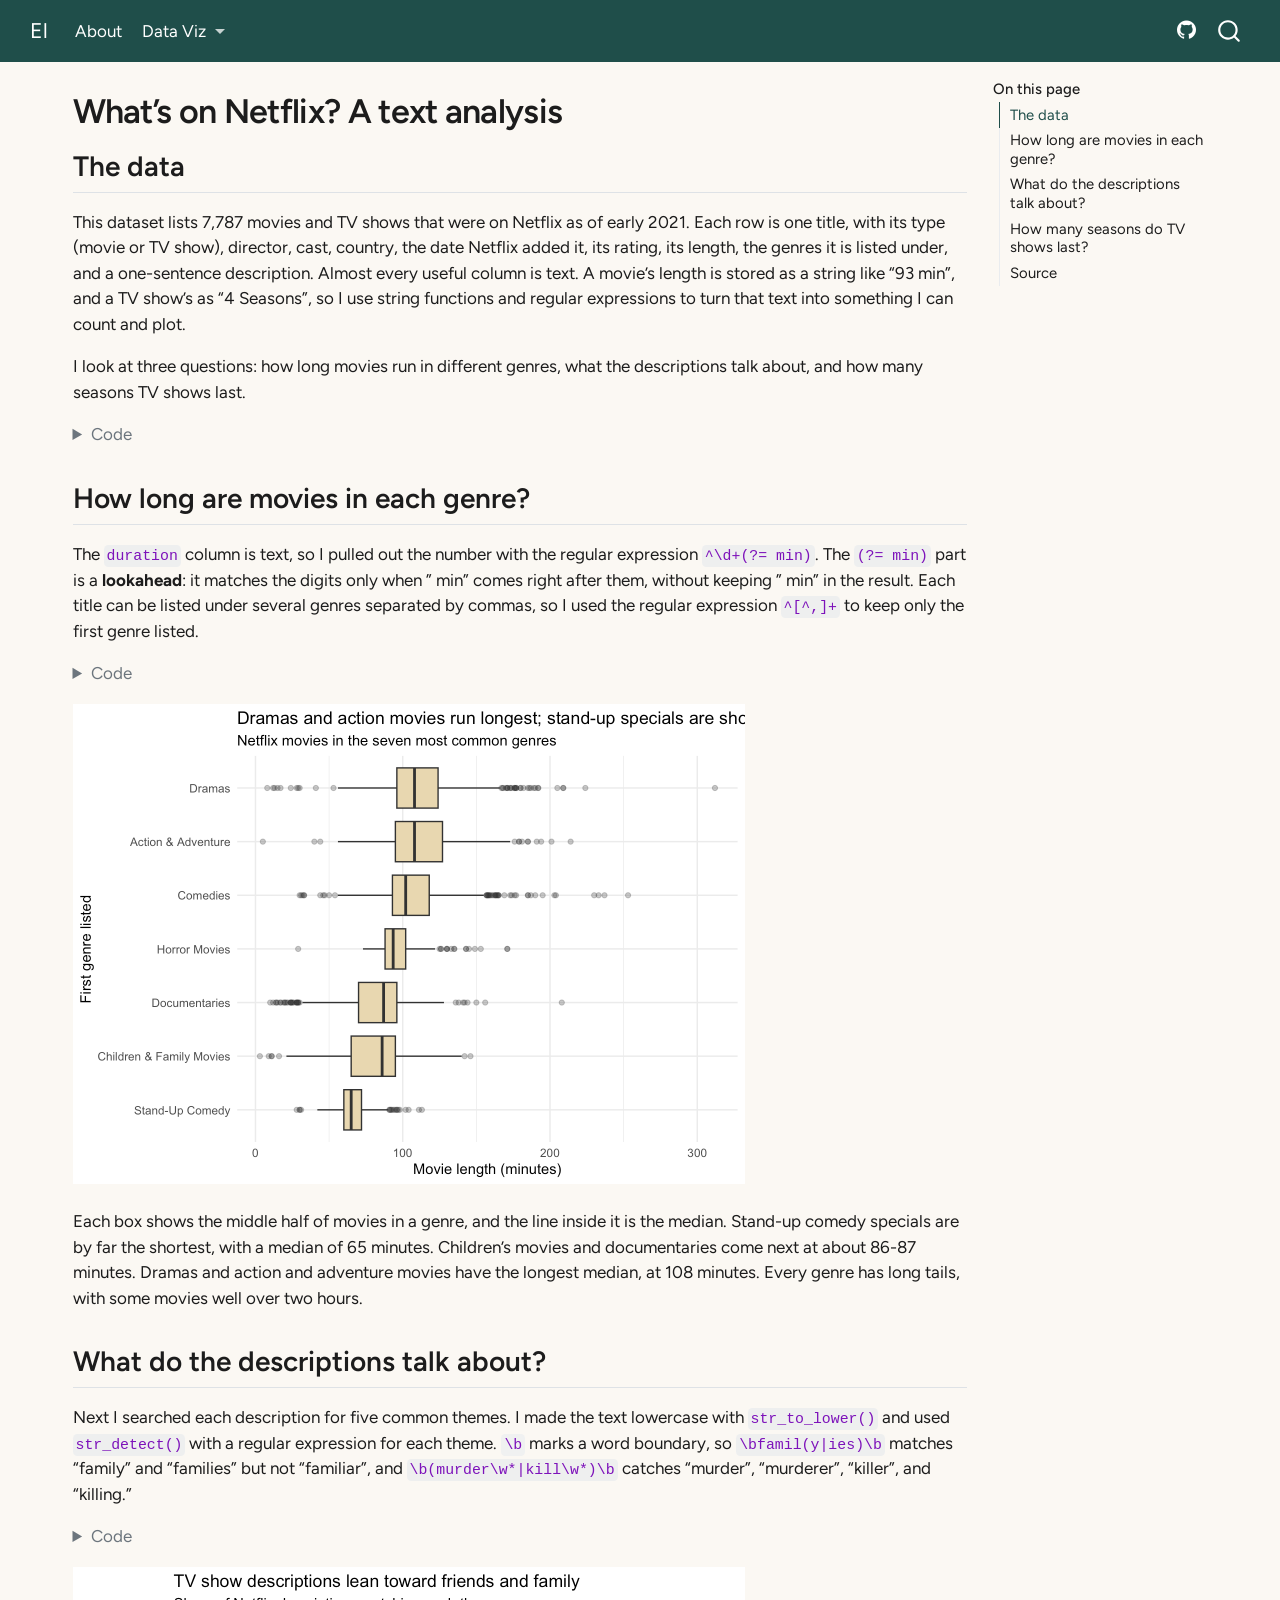
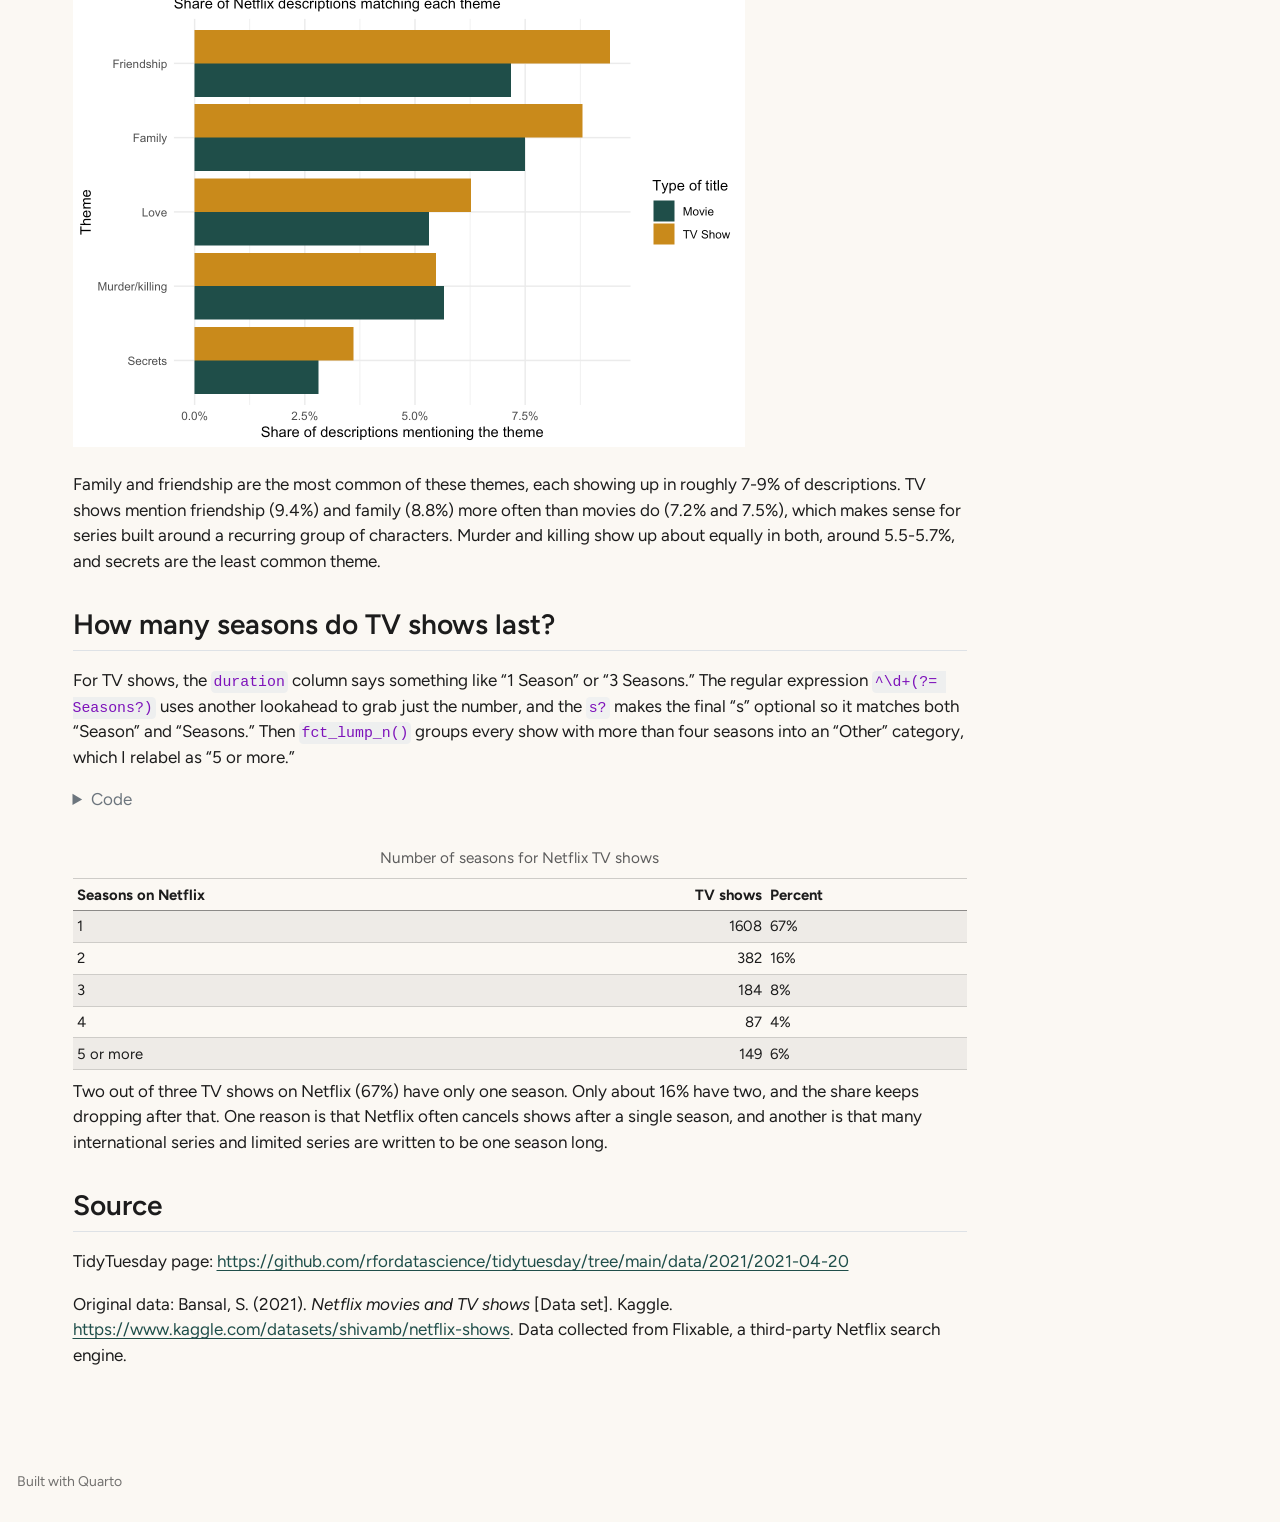
<file: docs/netflix.html>
<!DOCTYPE html>
<html xmlns="http://www.w3.org/1999/xhtml" lang="en" xml:lang="en"><head>

<meta charset="utf-8">
<meta name="generator" content="quarto-1.10.18">

<meta name="viewport" content="width=device-width, initial-scale=1.0, user-scalable=yes">


<title>What’s on Netflix? A text analysis – El</title>
<style>
/* Default styles provided by pandoc.
** See https://pandoc.org/MANUAL.html#variables-for-html for config info.
*/
span.smallcaps{font-variant: small-caps;}
div.columns{display: flex; gap: 1.5em;}
div.column{flex: auto;}
@media screen {
div.columns{gap: min(4vw, 1.5em);}
div.column{overflow-x: auto;}
}
div.hanging-indent{margin-left: 1.5em; text-indent: -1.5em;}
ul.task-list{list-style: none;}
ul.task-list li input[type="checkbox"] {
  width: 0.8em;
  margin: 0 0.8em 0.2em -1em; /* quarto-specific, see https://github.com/quarto-dev/quarto-cli/issues/4556 */ 
  vertical-align: middle;
}
/* CSS for syntax highlighting */
html { -webkit-text-size-adjust: 100%; }
pre > code.sourceCode { white-space: pre; position: relative; }
pre > code.sourceCode > span { display: inline-block; line-height: 1.25; }
pre > code.sourceCode > span:empty { height: 1.2em; }
.sourceCode { overflow: visible; }
code.sourceCode > span { color: inherit; text-decoration: inherit; }
div.sourceCode { margin: 1em 0; }
pre.sourceCode { margin: 0; }
@media screen {
div.sourceCode { overflow: auto; }
}
@media print {
pre > code.sourceCode { white-space: pre-wrap; }
pre > code.sourceCode > span { text-indent: -5em; padding-left: 5em; }
}
pre.numberSource code
  { counter-reset: source-line 0; }
pre.numberSource code > span
  { position: relative; left: -4em; counter-increment: source-line; }
pre.numberSource code > span > a:first-child::before
  { content: counter(source-line);
    position: relative; left: -1em; text-align: right; vertical-align: baseline;
    border: none; display: inline-block;
    -webkit-touch-callout: none; -webkit-user-select: none;
    -khtml-user-select: none; -moz-user-select: none;
    -ms-user-select: none; user-select: none;
    padding: 0 4px; width: 4em;
  }
pre.numberSource { margin-left: 3em;  padding-left: 4px; }
div.sourceCode
  {   }
@media screen {
pre > code.sourceCode > span > a:first-child::before { text-decoration: underline; }
}
</style>


<script src="site_libs/quarto-nav/quarto-nav.js"></script>
<script src="site_libs/quarto-nav/headroom.min.js"></script>
<script src="site_libs/clipboard/clipboard.min.js"></script>
<script src="site_libs/quarto-search/autocomplete.umd.js"></script>
<script src="site_libs/quarto-search/fuse.min.js"></script>
<script src="site_libs/quarto-search/quarto-search.js"></script>
<meta name="quarto:offset" content="./">
<script src="site_libs/quarto-html/quarto.js" type="module"></script>
<script src="site_libs/quarto-html/tabsets/tabsets.js" type="module"></script>
<script src="site_libs/quarto-html/popper.min.js"></script>
<script src="site_libs/quarto-html/tippy.umd.min.js"></script>
<script src="site_libs/quarto-html/anchor.min.js"></script>
<link href="site_libs/quarto-html/tippy.css" rel="stylesheet">
<link href="site_libs/quarto-html/quarto-syntax-highlighting-64a204ab8560d761af7679ceaba22944.css" rel="stylesheet" id="quarto-text-highlighting-styles">
<script src="site_libs/bootstrap/bootstrap.min.js"></script>
<link href="site_libs/bootstrap/bootstrap-icons.css" rel="stylesheet">
<link href="site_libs/bootstrap/bootstrap-abfaf9e1bddddbb6e21593f9e2fd9101.min.css" rel="stylesheet" append-hash="true" id="quarto-bootstrap" data-mode="light">
<script id="quarto-search-options" type="application/json">{
  "location": "navbar",
  "copy-button": false,
  "collapse-after": 3,
  "panel-placement": "end",
  "type": "overlay",
  "limit": 50,
  "keyboard-shortcut": [
    "f",
    "/",
    "s"
  ],
  "show-item-context": false,
  "language": {
    "search-no-results-text": "No results",
    "search-matching-documents-text": "matching documents",
    "search-copy-link-title": "Copy link to search",
    "search-hide-matches-text": "Hide additional matches",
    "search-more-match-text": "more match in this document",
    "search-more-matches-text": "more matches in this document",
    "search-clear-button-title": "Clear",
    "search-text-placeholder": "",
    "search-detached-cancel-button-title": "Cancel",
    "search-submit-button-title": "Submit",
    "search-label": "Search"
  }
}</script>


</head>

<body class="nav-fixed quarto-light">

<div id="quarto-search-results"></div>
  <header id="quarto-header" class="headroom fixed-top">
    <nav class="navbar navbar-expand-lg " data-bs-theme="dark">
      <div class="navbar-container container-fluid">
      <div class="navbar-brand-container mx-auto">
    <a class="navbar-brand" href="./index.html">
    <span class="navbar-title">El</span>
    </a>
  </div>
            <div id="quarto-search" class="" title="Search"></div>
          <button class="navbar-toggler" type="button" data-bs-toggle="collapse" data-bs-target="#navbarCollapse" aria-controls="navbarCollapse" role="menu" aria-expanded="false" aria-label="Toggle navigation" onclick="if (window.quartoToggleHeadroom) { window.quartoToggleHeadroom(); }">
  <span class="navbar-toggler-icon"></span>
</button>
          <div class="collapse navbar-collapse" id="navbarCollapse">
            <ul class="navbar-nav navbar-nav-scroll me-auto">
  <li class="nav-item">
    <a class="nav-link" href="./index.html"> 
<span class="menu-text">About</span></a>
  </li>  
  <li class="nav-item dropdown ">
    <a class="nav-link dropdown-toggle" href="#" id="nav-menu-data-viz" role="link" data-bs-toggle="dropdown" aria-expanded="false">
 <span class="menu-text">Data Viz</span>
    </a>
    <ul class="dropdown-menu" aria-labelledby="nav-menu-data-viz">    
        <li>
    <a class="dropdown-item" href="./water.html">
 <span class="dropdown-text">Water access points</span></a>
  </li>  
        <li>
    <a class="dropdown-item" href="./food.html">
 <span class="dropdown-text">Food and CO2 emissions</span></a>
  </li>  
        <li>
    <a class="dropdown-item" href="./netflix.html">
 <span class="dropdown-text">Netflix titles</span></a>
  </li>  
    </ul>
  </li>
</ul>
            <ul class="navbar-nav navbar-nav-scroll ms-auto">
  <li class="nav-item compact">
    <a class="nav-link" href="https://github.com/edieye-stack/edieye-stack.github.io-personal-website"> <i class="bi bi-github" role="img" aria-label="GitHub repo for this site">
</i> 
<span class="menu-text"></span></a>
  </li>  
</ul>
          </div> <!-- /navcollapse -->
            <div class="quarto-navbar-tools">
</div>
      </div> <!-- /container-fluid -->
    </nav>
</header>
<!-- content -->
<div id="quarto-content" class="quarto-container page-columns page-rows-contents page-layout-full page-navbar">
<!-- sidebar -->
<!-- margin-sidebar -->
    <div id="quarto-margin-sidebar" class="sidebar margin-sidebar">
        <nav id="TOC" role="doc-toc" class="toc-active">
    <h2 id="toc-title">On this page</h2>
   
  <ul>
  <li><a href="#the-data" id="toc-the-data" class="nav-link active" data-scroll-target="#the-data">The data</a></li>
  <li><a href="#how-long-are-movies-in-each-genre" id="toc-how-long-are-movies-in-each-genre" class="nav-link" data-scroll-target="#how-long-are-movies-in-each-genre">How long are movies in each genre?</a></li>
  <li><a href="#what-do-the-descriptions-talk-about" id="toc-what-do-the-descriptions-talk-about" class="nav-link" data-scroll-target="#what-do-the-descriptions-talk-about">What do the descriptions talk about?</a></li>
  <li><a href="#how-many-seasons-do-tv-shows-last" id="toc-how-many-seasons-do-tv-shows-last" class="nav-link" data-scroll-target="#how-many-seasons-do-tv-shows-last">How many seasons do TV shows last?</a></li>
  <li><a href="#source" id="toc-source" class="nav-link" data-scroll-target="#source">Source</a></li>
  </ul>
</nav>
    </div>
<!-- main -->
<main class="content column-page-left" id="quarto-document-content">

<header id="title-block-header" class="quarto-title-block default">
<div class="quarto-title">
<h1 class="title">What’s on Netflix? A text analysis</h1>
</div>



<div class="quarto-title-meta column-page-left">

    
  
    
  </div>
  


</header>


<section id="the-data" class="level2">
<h2 class="anchored" data-anchor-id="the-data">The data</h2>
<p>This dataset lists 7,787 movies and TV shows that were on Netflix as of early 2021. Each row is one title, with its type (movie or TV show), director, cast, country, the date Netflix added it, its rating, its length, the genres it is listed under, and a one-sentence description. Almost every useful column is text. A movie’s length is stored as a string like “93 min”, and a TV show’s as “4 Seasons”, so I use string functions and regular expressions to turn that text into something I can count and plot.</p>
<p>I look at three questions: how long movies run in different genres, what the descriptions talk about, and how many seasons TV shows last.</p>
<div class="cell">
<details class="code-fold">
<summary>Code</summary>
<div class="code-copy-outer-scaffold"><div class="sourceCode cell-code" id="cb1"><pre class="sourceCode r code-with-copy"><code class="sourceCode r"><span id="cb1-1"><a href="#cb1-1" aria-hidden="true" tabindex="-1"></a><span class="fu">library</span>(tidyverse)</span>
<span id="cb1-2"><a href="#cb1-2" aria-hidden="true" tabindex="-1"></a></span>
<span id="cb1-3"><a href="#cb1-3" aria-hidden="true" tabindex="-1"></a>netflix <span class="ot">&lt;-</span> <span class="fu">read_csv</span>(</span>
<span id="cb1-4"><a href="#cb1-4" aria-hidden="true" tabindex="-1"></a>  <span class="st">"https://raw.githubusercontent.com/rfordatascience/tidytuesday/main/data/2021/2021-04-20/netflix_titles.csv"</span></span>
<span id="cb1-5"><a href="#cb1-5" aria-hidden="true" tabindex="-1"></a>)</span></code></pre></div><button title="Copy to Clipboard" class="code-copy-button"><i class="bi"></i></button></div>
</details>
</div>
</section>
<section id="how-long-are-movies-in-each-genre" class="level2">
<h2 class="anchored" data-anchor-id="how-long-are-movies-in-each-genre">How long are movies in each genre?</h2>
<p>The <code>duration</code> column is text, so I pulled out the number with the regular expression <code>^\d+(?= min)</code>. The <code>(?= min)</code> part is a <strong>lookahead</strong>: it matches the digits only when ” min” comes right after them, without keeping ” min” in the result. Each title can be listed under several genres separated by commas, so I used the regular expression <code>^[^,]+</code> to keep only the first genre listed.</p>
<div class="cell">
<details class="code-fold">
<summary>Code</summary>
<div class="code-copy-outer-scaffold"><div class="sourceCode cell-code" id="cb2"><pre class="sourceCode r code-with-copy"><code class="sourceCode r"><span id="cb2-1"><a href="#cb2-1" aria-hidden="true" tabindex="-1"></a>movies <span class="ot">&lt;-</span> netflix <span class="sc">|&gt;</span></span>
<span id="cb2-2"><a href="#cb2-2" aria-hidden="true" tabindex="-1"></a>  <span class="fu">filter</span>(type <span class="sc">==</span> <span class="st">"Movie"</span>) <span class="sc">|&gt;</span></span>
<span id="cb2-3"><a href="#cb2-3" aria-hidden="true" tabindex="-1"></a>  <span class="fu">mutate</span>(</span>
<span id="cb2-4"><a href="#cb2-4" aria-hidden="true" tabindex="-1"></a>    <span class="at">minutes =</span> <span class="fu">as.numeric</span>(<span class="fu">str_extract</span>(duration, <span class="st">"^</span><span class="sc">\\</span><span class="st">d+(?= min)"</span>)),</span>
<span id="cb2-5"><a href="#cb2-5" aria-hidden="true" tabindex="-1"></a>    <span class="at">main_genre =</span> <span class="fu">str_extract</span>(listed_in, <span class="st">"^[^,]+"</span>)</span>
<span id="cb2-6"><a href="#cb2-6" aria-hidden="true" tabindex="-1"></a>  ) <span class="sc">|&gt;</span></span>
<span id="cb2-7"><a href="#cb2-7" aria-hidden="true" tabindex="-1"></a>  <span class="fu">filter</span>(<span class="sc">!</span><span class="fu">is.na</span>(minutes))</span>
<span id="cb2-8"><a href="#cb2-8" aria-hidden="true" tabindex="-1"></a></span>
<span id="cb2-9"><a href="#cb2-9" aria-hidden="true" tabindex="-1"></a>top_genres <span class="ot">&lt;-</span> movies <span class="sc">|&gt;</span></span>
<span id="cb2-10"><a href="#cb2-10" aria-hidden="true" tabindex="-1"></a>  <span class="fu">count</span>(main_genre, <span class="at">sort =</span> <span class="cn">TRUE</span>) <span class="sc">|&gt;</span></span>
<span id="cb2-11"><a href="#cb2-11" aria-hidden="true" tabindex="-1"></a>  <span class="fu">slice_head</span>(<span class="at">n =</span> <span class="dv">7</span>) <span class="sc">|&gt;</span></span>
<span id="cb2-12"><a href="#cb2-12" aria-hidden="true" tabindex="-1"></a>  <span class="fu">pull</span>(main_genre)</span>
<span id="cb2-13"><a href="#cb2-13" aria-hidden="true" tabindex="-1"></a></span>
<span id="cb2-14"><a href="#cb2-14" aria-hidden="true" tabindex="-1"></a>movies <span class="sc">|&gt;</span></span>
<span id="cb2-15"><a href="#cb2-15" aria-hidden="true" tabindex="-1"></a>  <span class="fu">filter</span>(main_genre <span class="sc">%in%</span> top_genres) <span class="sc">|&gt;</span></span>
<span id="cb2-16"><a href="#cb2-16" aria-hidden="true" tabindex="-1"></a>  <span class="fu">mutate</span>(<span class="at">main_genre =</span> <span class="fu">fct_reorder</span>(main_genre, minutes, <span class="at">.fun =</span> median)) <span class="sc">|&gt;</span></span>
<span id="cb2-17"><a href="#cb2-17" aria-hidden="true" tabindex="-1"></a>  <span class="fu">ggplot</span>(<span class="fu">aes</span>(<span class="at">x =</span> minutes, <span class="at">y =</span> main_genre)) <span class="sc">+</span></span>
<span id="cb2-18"><a href="#cb2-18" aria-hidden="true" tabindex="-1"></a>  <span class="fu">geom_boxplot</span>(<span class="at">fill =</span> <span class="st">"#E8D7B0"</span>, <span class="at">outlier.alpha =</span> <span class="fl">0.3</span>) <span class="sc">+</span></span>
<span id="cb2-19"><a href="#cb2-19" aria-hidden="true" tabindex="-1"></a>  <span class="fu">labs</span>(</span>
<span id="cb2-20"><a href="#cb2-20" aria-hidden="true" tabindex="-1"></a>    <span class="at">x =</span> <span class="st">"Movie length (minutes)"</span>,</span>
<span id="cb2-21"><a href="#cb2-21" aria-hidden="true" tabindex="-1"></a>    <span class="at">y =</span> <span class="st">"First genre listed"</span>,</span>
<span id="cb2-22"><a href="#cb2-22" aria-hidden="true" tabindex="-1"></a>    <span class="at">title =</span> <span class="st">"Dramas and action movies run longest; stand-up specials are shortest"</span>,</span>
<span id="cb2-23"><a href="#cb2-23" aria-hidden="true" tabindex="-1"></a>    <span class="at">subtitle =</span> <span class="st">"Netflix movies in the seven most common genres"</span></span>
<span id="cb2-24"><a href="#cb2-24" aria-hidden="true" tabindex="-1"></a>  ) <span class="sc">+</span></span>
<span id="cb2-25"><a href="#cb2-25" aria-hidden="true" tabindex="-1"></a>  <span class="fu">theme_minimal</span>()</span></code></pre></div><button title="Copy to Clipboard" class="code-copy-button"><i class="bi"></i></button></div>
</details>
<div class="cell-output-display">
<div>
<figure class="figure">
<p><img src="netflix_files/figure-html/unnamed-chunk-2-1.png" class="img-fluid figure-img" width="672"></p>
</figure>
</div>
</div>
</div>
<p>Each box shows the middle half of movies in a genre, and the line inside it is the median. Stand-up comedy specials are by far the shortest, with a median of 65 minutes. Children’s movies and documentaries come next at about 86-87 minutes. Dramas and action and adventure movies have the longest median, at 108 minutes. Every genre has long tails, with some movies well over two hours.</p>
</section>
<section id="what-do-the-descriptions-talk-about" class="level2">
<h2 class="anchored" data-anchor-id="what-do-the-descriptions-talk-about">What do the descriptions talk about?</h2>
<p>Next I searched each description for five common themes. I made the text lowercase with <code>str_to_lower()</code> and used <code>str_detect()</code> with a regular expression for each theme. <code>\b</code> marks a word boundary, so <code>\bfamil(y|ies)\b</code> matches “family” and “families” but not “familiar”, and <code>\b(murder\w*|kill\w*)\b</code> catches “murder”, “murderer”, “killer”, and “killing.”</p>
<div class="cell">
<details class="code-fold">
<summary>Code</summary>
<div class="code-copy-outer-scaffold"><div class="sourceCode cell-code" id="cb3"><pre class="sourceCode r code-with-copy"><code class="sourceCode r"><span id="cb3-1"><a href="#cb3-1" aria-hidden="true" tabindex="-1"></a>theme_patterns <span class="ot">&lt;-</span> <span class="fu">c</span>(</span>
<span id="cb3-2"><a href="#cb3-2" aria-hidden="true" tabindex="-1"></a>  <span class="st">"Love"</span>           <span class="ot">=</span> <span class="st">"</span><span class="sc">\\</span><span class="st">blove</span><span class="sc">\\</span><span class="st">b"</span>,</span>
<span id="cb3-3"><a href="#cb3-3" aria-hidden="true" tabindex="-1"></a>  <span class="st">"Murder/killing"</span> <span class="ot">=</span> <span class="st">"</span><span class="sc">\\</span><span class="st">b(murder</span><span class="sc">\\</span><span class="st">w*|kill</span><span class="sc">\\</span><span class="st">w*)</span><span class="sc">\\</span><span class="st">b"</span>,</span>
<span id="cb3-4"><a href="#cb3-4" aria-hidden="true" tabindex="-1"></a>  <span class="st">"Family"</span>         <span class="ot">=</span> <span class="st">"</span><span class="sc">\\</span><span class="st">bfamil(y|ies)</span><span class="sc">\\</span><span class="st">b"</span>,</span>
<span id="cb3-5"><a href="#cb3-5" aria-hidden="true" tabindex="-1"></a>  <span class="st">"Friendship"</span>     <span class="ot">=</span> <span class="st">"</span><span class="sc">\\</span><span class="st">bfriends?(hip)?</span><span class="sc">\\</span><span class="st">b"</span>,</span>
<span id="cb3-6"><a href="#cb3-6" aria-hidden="true" tabindex="-1"></a>  <span class="st">"Secrets"</span>        <span class="ot">=</span> <span class="st">"</span><span class="sc">\\</span><span class="st">bsecrets?</span><span class="sc">\\</span><span class="st">b"</span></span>
<span id="cb3-7"><a href="#cb3-7" aria-hidden="true" tabindex="-1"></a>)</span>
<span id="cb3-8"><a href="#cb3-8" aria-hidden="true" tabindex="-1"></a></span>
<span id="cb3-9"><a href="#cb3-9" aria-hidden="true" tabindex="-1"></a>themes <span class="ot">&lt;-</span> netflix <span class="sc">|&gt;</span></span>
<span id="cb3-10"><a href="#cb3-10" aria-hidden="true" tabindex="-1"></a>  <span class="fu">mutate</span>(<span class="at">description =</span> <span class="fu">str_to_lower</span>(description)) <span class="sc">|&gt;</span></span>
<span id="cb3-11"><a href="#cb3-11" aria-hidden="true" tabindex="-1"></a>  <span class="fu">select</span>(type, description) <span class="sc">|&gt;</span></span>
<span id="cb3-12"><a href="#cb3-12" aria-hidden="true" tabindex="-1"></a>  <span class="fu">cross_join</span>(<span class="fu">tibble</span>(<span class="at">theme =</span> <span class="fu">names</span>(theme_patterns),</span>
<span id="cb3-13"><a href="#cb3-13" aria-hidden="true" tabindex="-1"></a>                    <span class="at">pattern =</span> theme_patterns)) <span class="sc">|&gt;</span></span>
<span id="cb3-14"><a href="#cb3-14" aria-hidden="true" tabindex="-1"></a>  <span class="fu">mutate</span>(<span class="at">mentions =</span> <span class="fu">str_detect</span>(description, pattern)) <span class="sc">|&gt;</span></span>
<span id="cb3-15"><a href="#cb3-15" aria-hidden="true" tabindex="-1"></a>  <span class="fu">group_by</span>(type, theme) <span class="sc">|&gt;</span></span>
<span id="cb3-16"><a href="#cb3-16" aria-hidden="true" tabindex="-1"></a>  <span class="fu">summarize</span>(<span class="at">share =</span> <span class="fu">mean</span>(mentions), <span class="at">.groups =</span> <span class="st">"drop"</span>) <span class="sc">|&gt;</span></span>
<span id="cb3-17"><a href="#cb3-17" aria-hidden="true" tabindex="-1"></a>  <span class="fu">mutate</span>(<span class="at">theme =</span> <span class="fu">fct_reorder</span>(theme, share))</span>
<span id="cb3-18"><a href="#cb3-18" aria-hidden="true" tabindex="-1"></a></span>
<span id="cb3-19"><a href="#cb3-19" aria-hidden="true" tabindex="-1"></a><span class="fu">ggplot</span>(themes, <span class="fu">aes</span>(<span class="at">x =</span> share, <span class="at">y =</span> theme, <span class="at">fill =</span> type)) <span class="sc">+</span></span>
<span id="cb3-20"><a href="#cb3-20" aria-hidden="true" tabindex="-1"></a>  <span class="fu">geom_col</span>(<span class="at">position =</span> <span class="st">"dodge"</span>) <span class="sc">+</span></span>
<span id="cb3-21"><a href="#cb3-21" aria-hidden="true" tabindex="-1"></a>  <span class="fu">scale_x_continuous</span>(<span class="at">labels =</span> scales<span class="sc">::</span>percent) <span class="sc">+</span></span>
<span id="cb3-22"><a href="#cb3-22" aria-hidden="true" tabindex="-1"></a>  <span class="fu">scale_fill_manual</span>(<span class="at">values =</span> <span class="fu">c</span>(<span class="st">"Movie"</span> <span class="ot">=</span> <span class="st">"#1F4E4A"</span>, <span class="st">"TV Show"</span> <span class="ot">=</span> <span class="st">"#C98A1B"</span>)) <span class="sc">+</span></span>
<span id="cb3-23"><a href="#cb3-23" aria-hidden="true" tabindex="-1"></a>  <span class="fu">labs</span>(</span>
<span id="cb3-24"><a href="#cb3-24" aria-hidden="true" tabindex="-1"></a>    <span class="at">x =</span> <span class="st">"Share of descriptions mentioning the theme"</span>,</span>
<span id="cb3-25"><a href="#cb3-25" aria-hidden="true" tabindex="-1"></a>    <span class="at">y =</span> <span class="st">"Theme"</span>,</span>
<span id="cb3-26"><a href="#cb3-26" aria-hidden="true" tabindex="-1"></a>    <span class="at">fill =</span> <span class="st">"Type of title"</span>,</span>
<span id="cb3-27"><a href="#cb3-27" aria-hidden="true" tabindex="-1"></a>    <span class="at">title =</span> <span class="st">"TV show descriptions lean toward friends and family"</span>,</span>
<span id="cb3-28"><a href="#cb3-28" aria-hidden="true" tabindex="-1"></a>    <span class="at">subtitle =</span> <span class="st">"Share of Netflix descriptions matching each theme"</span></span>
<span id="cb3-29"><a href="#cb3-29" aria-hidden="true" tabindex="-1"></a>  ) <span class="sc">+</span></span>
<span id="cb3-30"><a href="#cb3-30" aria-hidden="true" tabindex="-1"></a>  <span class="fu">theme_minimal</span>()</span></code></pre></div><button title="Copy to Clipboard" class="code-copy-button"><i class="bi"></i></button></div>
</details>
<div class="cell-output-display">
<div>
<figure class="figure">
<p><img src="netflix_files/figure-html/unnamed-chunk-3-1.png" class="img-fluid figure-img" width="672"></p>
</figure>
</div>
</div>
</div>
<p>Family and friendship are the most common of these themes, each showing up in roughly 7-9% of descriptions. TV shows mention friendship (9.4%) and family (8.8%) more often than movies do (7.2% and 7.5%), which makes sense for series built around a recurring group of characters. Murder and killing show up about equally in both, around 5.5-5.7%, and secrets are the least common theme.</p>
</section>
<section id="how-many-seasons-do-tv-shows-last" class="level2">
<h2 class="anchored" data-anchor-id="how-many-seasons-do-tv-shows-last">How many seasons do TV shows last?</h2>
<p>For TV shows, the <code>duration</code> column says something like “1 Season” or “3 Seasons.” The regular expression <code>^\d+(?= Seasons?)</code> uses another lookahead to grab just the number, and the <code>s?</code> makes the final “s” optional so it matches both “Season” and “Seasons.” Then <code>fct_lump_n()</code> groups every show with more than four seasons into an “Other” category, which I relabel as “5 or more.”</p>
<div class="cell">
<details class="code-fold">
<summary>Code</summary>
<div class="code-copy-outer-scaffold"><div class="sourceCode cell-code" id="cb4"><pre class="sourceCode r code-with-copy"><code class="sourceCode r"><span id="cb4-1"><a href="#cb4-1" aria-hidden="true" tabindex="-1"></a>netflix <span class="sc">|&gt;</span></span>
<span id="cb4-2"><a href="#cb4-2" aria-hidden="true" tabindex="-1"></a>  <span class="fu">filter</span>(type <span class="sc">==</span> <span class="st">"TV Show"</span>) <span class="sc">|&gt;</span></span>
<span id="cb4-3"><a href="#cb4-3" aria-hidden="true" tabindex="-1"></a>  <span class="fu">mutate</span>(</span>
<span id="cb4-4"><a href="#cb4-4" aria-hidden="true" tabindex="-1"></a>    <span class="at">seasons =</span> <span class="fu">str_extract</span>(duration, <span class="st">"^</span><span class="sc">\\</span><span class="st">d+(?= Seasons?)"</span>),</span>
<span id="cb4-5"><a href="#cb4-5" aria-hidden="true" tabindex="-1"></a>    <span class="at">seasons =</span> <span class="fu">fct_lump_n</span>(<span class="fu">fct_infreq</span>(seasons), <span class="at">n =</span> <span class="dv">4</span>,</span>
<span id="cb4-6"><a href="#cb4-6" aria-hidden="true" tabindex="-1"></a>                         <span class="at">other_level =</span> <span class="st">"5 or more"</span>)</span>
<span id="cb4-7"><a href="#cb4-7" aria-hidden="true" tabindex="-1"></a>  ) <span class="sc">|&gt;</span></span>
<span id="cb4-8"><a href="#cb4-8" aria-hidden="true" tabindex="-1"></a>  <span class="fu">count</span>(seasons) <span class="sc">|&gt;</span></span>
<span id="cb4-9"><a href="#cb4-9" aria-hidden="true" tabindex="-1"></a>  <span class="fu">mutate</span>(<span class="at">percent =</span> scales<span class="sc">::</span><span class="fu">percent</span>(n <span class="sc">/</span> <span class="fu">sum</span>(n), <span class="at">accuracy =</span> <span class="dv">1</span>)) <span class="sc">|&gt;</span></span>
<span id="cb4-10"><a href="#cb4-10" aria-hidden="true" tabindex="-1"></a>  <span class="fu">rename</span>(<span class="st">`</span><span class="at">Seasons on Netflix</span><span class="st">`</span> <span class="ot">=</span> seasons, <span class="st">`</span><span class="at">TV shows</span><span class="st">`</span> <span class="ot">=</span> n,</span>
<span id="cb4-11"><a href="#cb4-11" aria-hidden="true" tabindex="-1"></a>         <span class="st">`</span><span class="at">Percent</span><span class="st">`</span> <span class="ot">=</span> percent) <span class="sc">|&gt;</span></span>
<span id="cb4-12"><a href="#cb4-12" aria-hidden="true" tabindex="-1"></a>  knitr<span class="sc">::</span><span class="fu">kable</span>(<span class="at">caption =</span> <span class="st">"Number of seasons for Netflix TV shows"</span>)</span></code></pre></div><button title="Copy to Clipboard" class="code-copy-button"><i class="bi"></i></button></div>
</details>
<div class="cell-output-display">
<table class="caption-top table table-sm table-striped small">
<caption>Number of seasons for Netflix TV shows</caption>
<thead>
<tr class="header">
<th style="text-align: left;">Seasons on Netflix</th>
<th style="text-align: right;">TV shows</th>
<th style="text-align: left;">Percent</th>
</tr>
</thead>
<tbody>
<tr class="odd">
<td style="text-align: left;">1</td>
<td style="text-align: right;">1608</td>
<td style="text-align: left;">67%</td>
</tr>
<tr class="even">
<td style="text-align: left;">2</td>
<td style="text-align: right;">382</td>
<td style="text-align: left;">16%</td>
</tr>
<tr class="odd">
<td style="text-align: left;">3</td>
<td style="text-align: right;">184</td>
<td style="text-align: left;">8%</td>
</tr>
<tr class="even">
<td style="text-align: left;">4</td>
<td style="text-align: right;">87</td>
<td style="text-align: left;">4%</td>
</tr>
<tr class="odd">
<td style="text-align: left;">5 or more</td>
<td style="text-align: right;">149</td>
<td style="text-align: left;">6%</td>
</tr>
</tbody>
</table>
</div>
</div>
<p>Two out of three TV shows on Netflix (67%) have only one season. Only about 16% have two, and the share keeps dropping after that. One reason is that Netflix often cancels shows after a single season, and another is that many international series and limited series are written to be one season long.</p>
</section>
<section id="source" class="level2">
<h2 class="anchored" data-anchor-id="source">Source</h2>
<p>TidyTuesday page: <a href="https://github.com/rfordatascience/tidytuesday/tree/main/data/2021/2021-04-20" class="uri">https://github.com/rfordatascience/tidytuesday/tree/main/data/2021/2021-04-20</a></p>
<p>Original data: Bansal, S. (2021). <em>Netflix movies and TV shows</em> [Data set]. Kaggle. <a href="https://www.kaggle.com/datasets/shivamb/netflix-shows" class="uri">https://www.kaggle.com/datasets/shivamb/netflix-shows</a>. Data collected from Flixable, a third-party Netflix search engine.</p>


</section>

</main> <!-- /main -->
<script id="quarto-html-after-body" type="application/javascript">
  window.document.addEventListener("DOMContentLoaded", function (event) {
    const icon = "";
    const anchorJS = new window.AnchorJS();
    anchorJS.options = {
      placement: 'right',
      icon: icon
    };
    anchorJS.add('.anchored');
    const isCodeAnnotation = (el) => {
      for (const clz of el.classList) {
        if (clz.startsWith('code-annotation-')) {                     
          return true;
        }
      }
      return false;
    }
    const onCopySuccess = function(e) {
      // button target
      const button = e.trigger;
      // don't keep focus
      button.blur();
      // flash "checked"
      button.classList.add('code-copy-button-checked');
      var currentTitle = button.getAttribute("title");
      button.setAttribute("title", "Copied!");
      let tooltip;
      if (window.bootstrap) {
        button.setAttribute("data-bs-toggle", "tooltip");
        button.setAttribute("data-bs-placement", "left");
        button.setAttribute("data-bs-title", "Copied!");
        tooltip = new bootstrap.Tooltip(button, 
          { trigger: "manual", 
            customClass: "code-copy-button-tooltip",
            offset: [0, -8]});
        tooltip.show();    
      }
      setTimeout(function() {
        if (tooltip) {
          tooltip.hide();
          button.removeAttribute("data-bs-title");
          button.removeAttribute("data-bs-toggle");
          button.removeAttribute("data-bs-placement");
        }
        button.setAttribute("title", currentTitle);
        button.classList.remove('code-copy-button-checked');
      }, 1000);
      // clear code selection
      e.clearSelection();
    }
    const getTextToCopy = function(trigger) {
      const outerScaffold = trigger.parentElement.cloneNode(true);
      const codeEl = outerScaffold.querySelector('code');
      for (const childEl of codeEl.children) {
        if (isCodeAnnotation(childEl)) {
          childEl.remove();
        }
      }
      return codeEl.innerText;
    }
    const clipboard = new window.ClipboardJS('.code-copy-button:not([data-in-quarto-modal])', {
      text: getTextToCopy
    });
    clipboard.on('success', onCopySuccess);
    if (window.document.getElementById('quarto-embedded-source-code-modal')) {
      const clipboardModal = new window.ClipboardJS('.code-copy-button[data-in-quarto-modal]', {
        text: getTextToCopy,
        container: window.document.getElementById('quarto-embedded-source-code-modal')
      });
      clipboardModal.on('success', onCopySuccess);
    }
      var localhostRegex = new RegExp(/^(?:http|https):\/\/localhost\:?[0-9]*\//);
      var mailtoRegex = new RegExp(/^mailto:/);
        var filterRegex = new RegExp('/' + window.location.host + '/');
      var isInternal = (href) => {
          return filterRegex.test(href) || localhostRegex.test(href) || mailtoRegex.test(href);
      }
      // Inspect non-navigation links and adorn them if external
     var links = window.document.querySelectorAll('a[href]:not(.nav-link):not(.navbar-brand):not(.toc-action):not(.sidebar-link):not(.sidebar-item-toggle):not(.pagination-link):not(.no-external):not([aria-hidden]):not(.dropdown-item):not(.quarto-navigation-tool):not(.about-link)');
      for (var i=0; i<links.length; i++) {
        const link = links[i];
        if (!isInternal(link.href)) {
          // undo the damage that might have been done by quarto-nav.js in the case of
          // links that we want to consider external
          if (link.dataset.originalHref !== undefined) {
            link.href = link.dataset.originalHref;
          }
        }
      }
    function tippyHover(el, contentFn, onTriggerFn, onUntriggerFn) {
      const config = {
        allowHTML: true,
        maxWidth: 500,
        delay: 100,
        arrow: false,
        appendTo: function(el) {
            return el.parentElement;
        },
        interactive: true,
        interactiveBorder: 10,
        theme: 'quarto',
        placement: 'bottom-start',
      };
      if (contentFn) {
        config.content = contentFn;
      }
      if (onTriggerFn) {
        config.onTrigger = onTriggerFn;
      }
      if (onUntriggerFn) {
        config.onUntrigger = onUntriggerFn;
      }
      window.tippy(el, config); 
    }
    const noterefs = window.document.querySelectorAll('a[role="doc-noteref"]');
    for (var i=0; i<noterefs.length; i++) {
      const ref = noterefs[i];
      tippyHover(ref, function() {
        // use id or data attribute instead here
        let href = ref.getAttribute('data-footnote-href') || ref.getAttribute('href');
        try { href = new URL(href).hash; } catch {}
        const id = href.replace(/^#\/?/, "");
        const note = window.document.getElementById(id);
        if (note) {
          return note.innerHTML;
        } else {
          return "";
        }
      });
    }
    const xrefs = window.document.querySelectorAll('a.quarto-xref');
    const processXRef = (id, note) => {
      // Strip column container classes
      const stripColumnClz = (el) => {
        el.classList.remove("page-full", "page-columns");
        if (el.children) {
          for (const child of el.children) {
            stripColumnClz(child);
          }
        }
      }
      stripColumnClz(note)
      if (id === null || id.startsWith('sec-')) {
        // Special case sections, only their first couple elements
        const container = document.createElement("div");
        if (note.children && note.children.length > 2) {
          container.appendChild(note.children[0].cloneNode(true));
          for (let i = 1; i < note.children.length; i++) {
            const child = note.children[i];
            if (child.tagName === "P" && child.innerText === "") {
              continue;
            } else {
              container.appendChild(child.cloneNode(true));
              break;
            }
          }
          if (window.Quarto?.typesetMath) {
            window.Quarto.typesetMath(container);
          }
          return container.innerHTML
        } else {
          if (window.Quarto?.typesetMath) {
            window.Quarto.typesetMath(note);
          }
          return note.innerHTML;
        }
      } else {
        // Remove any anchor links if they are present
        const anchorLink = note.querySelector('a.anchorjs-link');
        if (anchorLink) {
          anchorLink.remove();
        }
        if (window.Quarto?.typesetMath) {
          window.Quarto.typesetMath(note);
        }
        if (note.classList.contains("callout")) {
          return note.outerHTML;
        } else {
          return note.innerHTML;
        }
      }
    }
    for (var i=0; i<xrefs.length; i++) {
      const xref = xrefs[i];
      tippyHover(xref, undefined, function(instance) {
        instance.disable();
        let url = xref.getAttribute('href');
        let hash = undefined; 
        if (url.startsWith('#')) {
          hash = url;
        } else {
          try { hash = new URL(url).hash; } catch {}
        }
        if (hash) {
          const id = hash.replace(/^#\/?/, "");
          const note = window.document.getElementById(id);
          if (note !== null) {
            try {
              const html = processXRef(id, note.cloneNode(true));
              instance.setContent(html);
            } finally {
              instance.enable();
              instance.show();
            }
          } else {
            // See if we can fetch this
            fetch(url.split('#')[0])
            .then(res => res.text())
            .then(html => {
              const parser = new DOMParser();
              const htmlDoc = parser.parseFromString(html, "text/html");
              const note = htmlDoc.getElementById(id);
              if (note !== null) {
                const html = processXRef(id, note);
                instance.setContent(html);
              } 
            }).finally(() => {
              instance.enable();
              instance.show();
            });
          }
        } else {
          // See if we can fetch a full url (with no hash to target)
          // This is a special case and we should probably do some content thinning / targeting
          fetch(url)
          .then(res => res.text())
          .then(html => {
            const parser = new DOMParser();
            const htmlDoc = parser.parseFromString(html, "text/html");
            const note = htmlDoc.querySelector('main.content');
            if (note !== null) {
              // This should only happen for chapter cross references
              // (since there is no id in the URL)
              // remove the first header
              if (note.children.length > 0 && note.children[0].tagName === "HEADER") {
                note.children[0].remove();
              }
              const html = processXRef(null, note);
              instance.setContent(html);
            } 
          }).finally(() => {
            instance.enable();
            instance.show();
          });
        }
      }, function(instance) {
      });
    }
        let selectedAnnoteEl;
        const selectorForAnnotation = ( cell, annotation) => {
          let cellAttr = 'data-code-cell="' + cell + '"';
          let lineAttr = 'data-code-annotation="' +  annotation + '"';
          const selector = 'span[' + cellAttr + '][' + lineAttr + ']';
          return selector;
        }
        const selectCodeLines = (annoteEl) => {
          const doc = window.document;
          const targetCell = annoteEl.getAttribute("data-target-cell");
          const targetAnnotation = annoteEl.getAttribute("data-target-annotation");
          const annoteSpan = window.document.querySelector(selectorForAnnotation(targetCell, targetAnnotation));
          const lines = annoteSpan.getAttribute("data-code-lines").split(",");
          const lineIds = lines.map((line) => {
            return targetCell + "-" + line;
          })
          let top = null;
          let height = null;
          let parent = null;
          if (lineIds.length > 0) {
              //compute the position of the single el (top and bottom and make a div)
              const el = window.document.getElementById(lineIds[0]);
              top = el.offsetTop;
              height = el.offsetHeight;
              parent = el.parentElement.parentElement;
            if (lineIds.length > 1) {
              const lastEl = window.document.getElementById(lineIds[lineIds.length - 1]);
              const bottom = lastEl.offsetTop + lastEl.offsetHeight;
              height = bottom - top;
            }
            if (top !== null && height !== null && parent !== null) {
              // cook up a div (if necessary) and position it 
              let div = window.document.getElementById("code-annotation-line-highlight");
              if (div === null) {
                div = window.document.createElement("div");
                div.setAttribute("id", "code-annotation-line-highlight");
                div.style.position = 'absolute';
                parent.appendChild(div);
              }
              div.style.top = top - 2 + "px";
              div.style.height = height + 4 + "px";
              div.style.left = 0;
              let gutterDiv = window.document.getElementById("code-annotation-line-highlight-gutter");
              if (gutterDiv === null) {
                gutterDiv = window.document.createElement("div");
                gutterDiv.setAttribute("id", "code-annotation-line-highlight-gutter");
                gutterDiv.style.position = 'absolute';
                const codeCell = window.document.getElementById(targetCell);
                const gutter = codeCell.querySelector('.code-annotation-gutter');
                gutter.appendChild(gutterDiv);
              }
              gutterDiv.style.top = top - 2 + "px";
              gutterDiv.style.height = height + 4 + "px";
            }
            selectedAnnoteEl = annoteEl;
          }
        };
        const unselectCodeLines = () => {
          const elementsIds = ["code-annotation-line-highlight", "code-annotation-line-highlight-gutter"];
          elementsIds.forEach((elId) => {
            const div = window.document.getElementById(elId);
            if (div) {
              div.remove();
            }
          });
          selectedAnnoteEl = undefined;
        };
          // Handle positioning of the toggle
      window.addEventListener(
        "resize",
        throttle(() => {
          elRect = undefined;
          if (selectedAnnoteEl) {
            selectCodeLines(selectedAnnoteEl);
          }
        }, 10)
      );
      function throttle(fn, ms) {
      let throttle = false;
      let timer;
        return (...args) => {
          if(!throttle) { // first call gets through
              fn.apply(this, args);
              throttle = true;
          } else { // all the others get throttled
              if(timer) clearTimeout(timer); // cancel #2
              timer = setTimeout(() => {
                fn.apply(this, args);
                timer = throttle = false;
              }, ms);
          }
        };
      }
        // Attach click handler to the DT
        const annoteDls = window.document.querySelectorAll('dt[data-target-cell]');
        for (const annoteDlNode of annoteDls) {
          annoteDlNode.addEventListener('click', (event) => {
            const clickedEl = event.target;
            if (clickedEl !== selectedAnnoteEl) {
              unselectCodeLines();
              const activeEl = window.document.querySelector('dt[data-target-cell].code-annotation-active');
              if (activeEl) {
                activeEl.classList.remove('code-annotation-active');
              }
              selectCodeLines(clickedEl);
              clickedEl.classList.add('code-annotation-active');
            } else {
              // Unselect the line
              unselectCodeLines();
              clickedEl.classList.remove('code-annotation-active');
            }
          });
        }
    const findCites = (el) => {
      const parentEl = el.parentElement;
      if (parentEl) {
        const cites = parentEl.dataset.cites;
        if (cites) {
          return {
            el,
            cites: cites.split(' ')
          };
        } else {
          return findCites(el.parentElement)
        }
      } else {
        return undefined;
      }
    };
    var bibliorefs = window.document.querySelectorAll('a[role="doc-biblioref"]');
    for (var i=0; i<bibliorefs.length; i++) {
      const ref = bibliorefs[i];
      const citeInfo = findCites(ref);
      if (citeInfo) {
        tippyHover(citeInfo.el, function() {
          var popup = window.document.createElement('div');
          citeInfo.cites.forEach(function(cite) {
            var citeDiv = window.document.createElement('div');
            citeDiv.classList.add('hanging-indent');
            citeDiv.classList.add('csl-entry');
            var biblioDiv = window.document.getElementById('ref-' + cite);
            if (biblioDiv) {
              citeDiv.innerHTML = biblioDiv.innerHTML;
            }
            popup.appendChild(citeDiv);
          });
          return popup.innerHTML;
        });
      }
    }
  });
  </script>
</div> <!-- /content -->
<footer class="footer">
  <div class="nav-footer">
    <div class="nav-footer-left">
<p>Built with Quarto</p>
</div>   
    <div class="nav-footer-center">
      &nbsp;
    </div>
    <div class="nav-footer-right">
      &nbsp;
    </div>
  </div>
</footer>




</body></html>
</file>
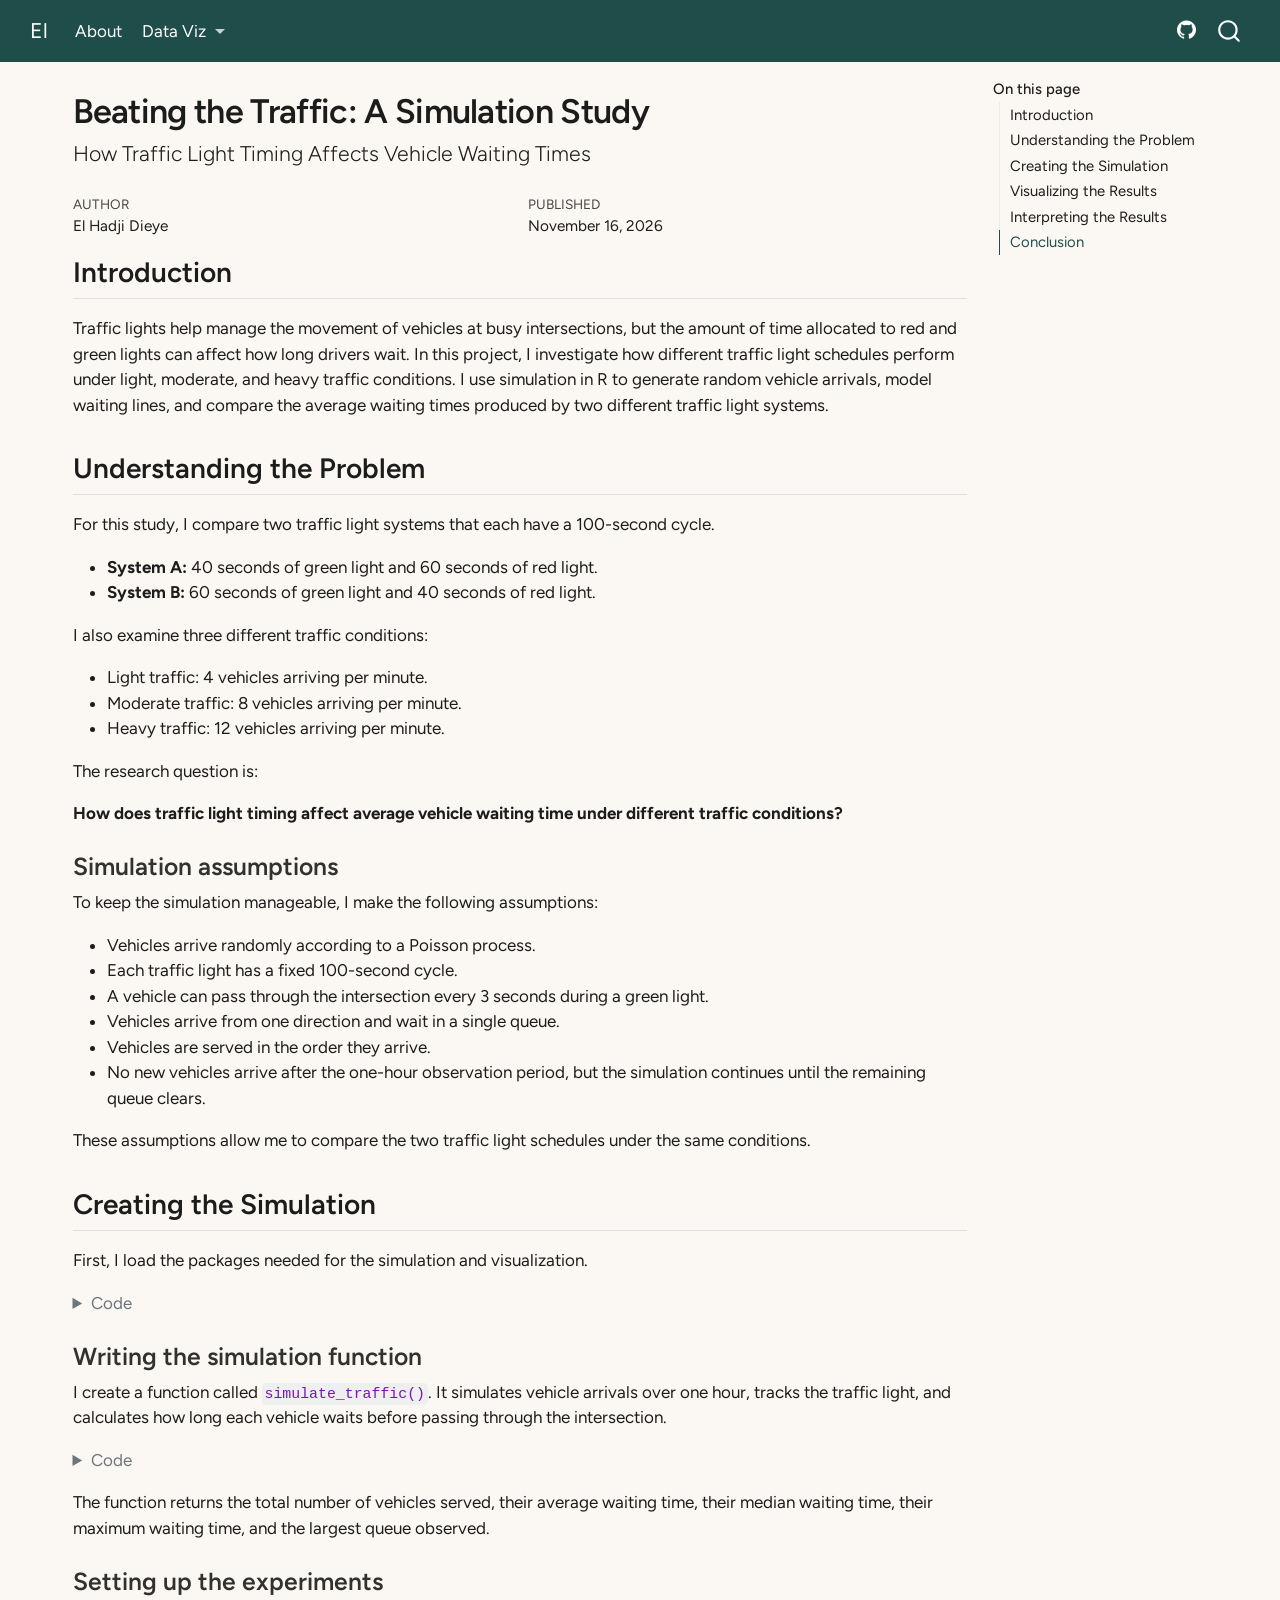
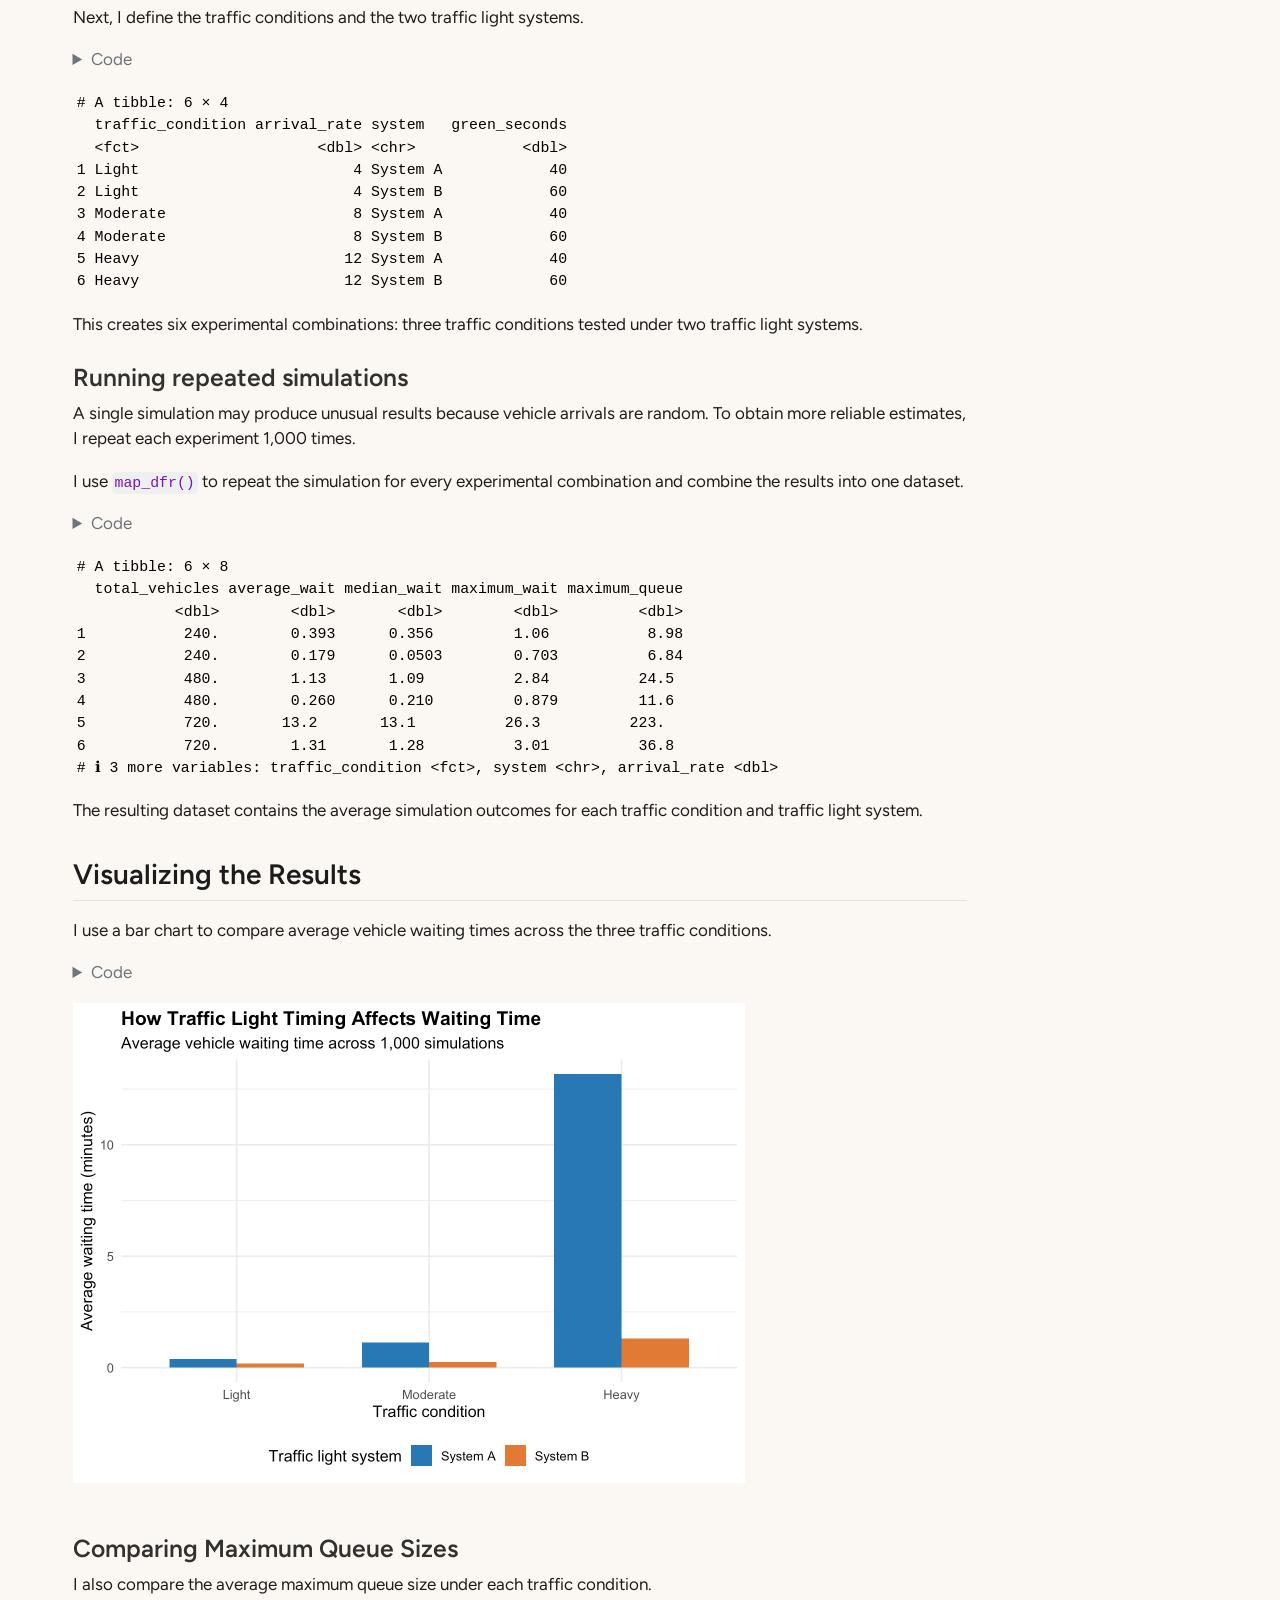
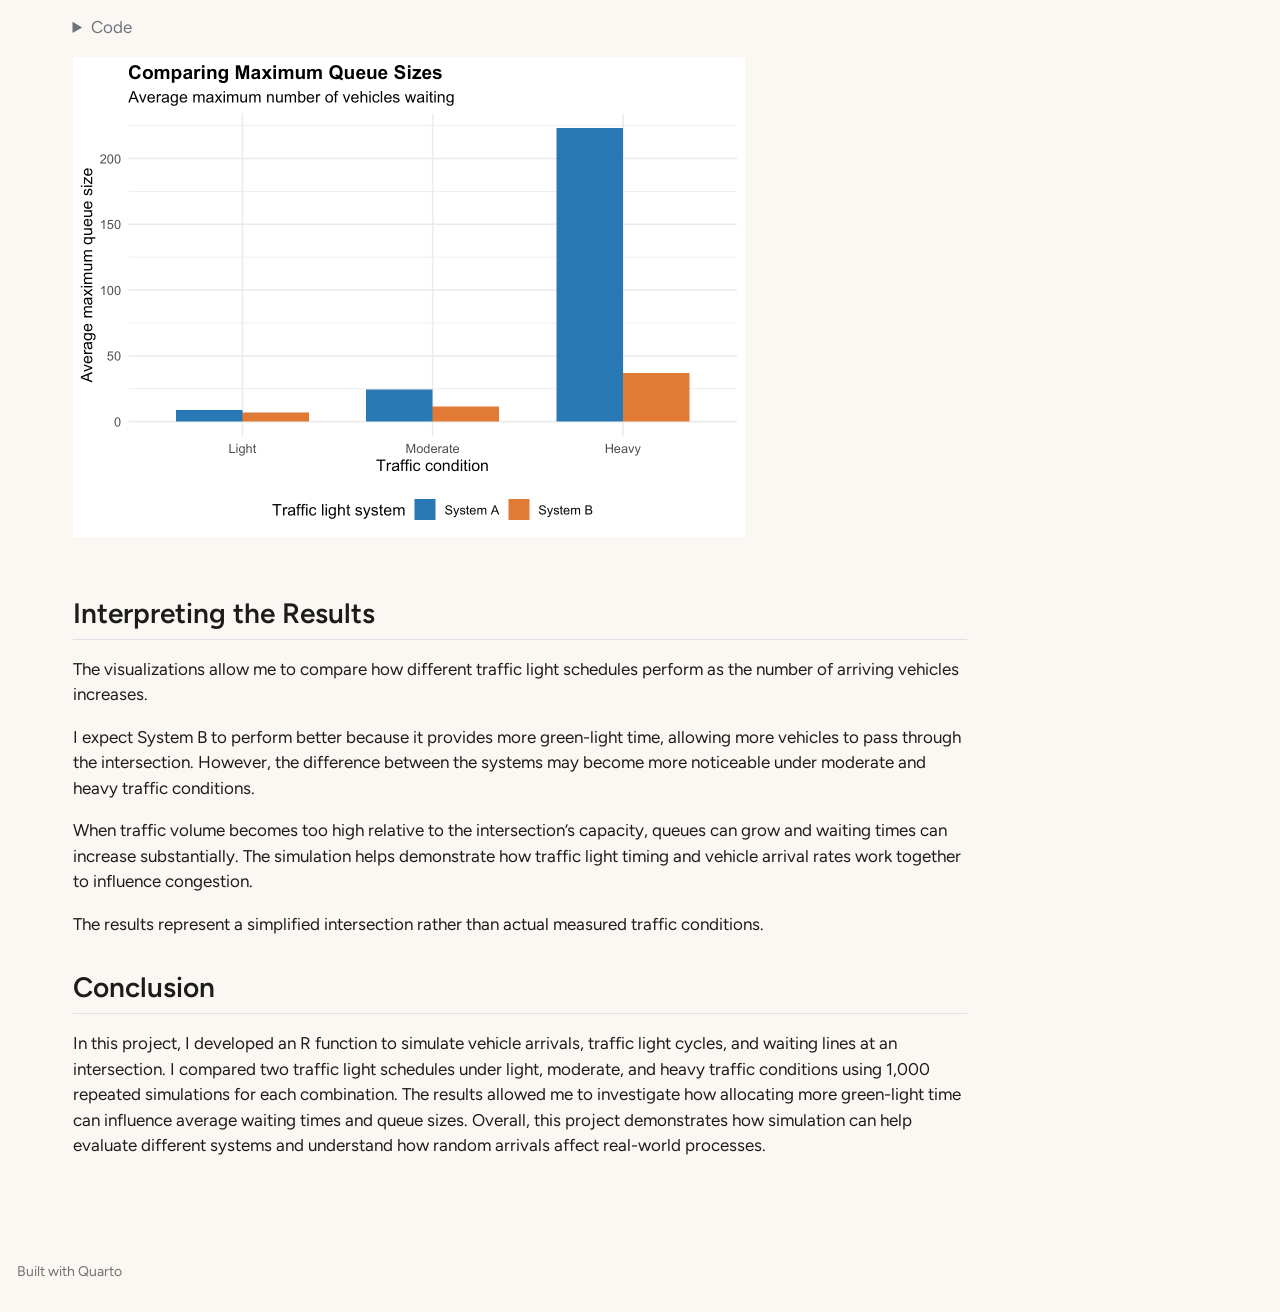
<file: docs/simulation.html>
<!DOCTYPE html>
<html xmlns="http://www.w3.org/1999/xhtml" lang="en" xml:lang="en"><head>

<meta charset="utf-8">
<meta name="generator" content="quarto-1.10.18">

<meta name="viewport" content="width=device-width, initial-scale=1.0, user-scalable=yes">

<meta name="author" content="El Hadji Dieye">
<meta name="dcterms.date" content="2026-11-16">

<title>Beating the Traffic: A Simulation Study – El</title>
<style>
/* Default styles provided by pandoc.
** See https://pandoc.org/MANUAL.html#variables-for-html for config info.
*/
span.smallcaps{font-variant: small-caps;}
div.columns{display: flex; gap: 1.5em;}
div.column{flex: auto;}
@media screen {
div.columns{gap: min(4vw, 1.5em);}
div.column{overflow-x: auto;}
}
div.hanging-indent{margin-left: 1.5em; text-indent: -1.5em;}
ul.task-list{list-style: none;}
ul.task-list li input[type="checkbox"] {
  width: 0.8em;
  margin: 0 0.8em 0.2em -1em; /* quarto-specific, see https://github.com/quarto-dev/quarto-cli/issues/4556 */ 
  vertical-align: middle;
}
/* CSS for syntax highlighting */
html { -webkit-text-size-adjust: 100%; }
pre > code.sourceCode { white-space: pre; position: relative; }
pre > code.sourceCode > span { display: inline-block; line-height: 1.25; }
pre > code.sourceCode > span:empty { height: 1.2em; }
.sourceCode { overflow: visible; }
code.sourceCode > span { color: inherit; text-decoration: inherit; }
div.sourceCode { margin: 1em 0; }
pre.sourceCode { margin: 0; }
@media screen {
div.sourceCode { overflow: auto; }
}
@media print {
pre > code.sourceCode { white-space: pre-wrap; }
pre > code.sourceCode > span { text-indent: -5em; padding-left: 5em; }
}
pre.numberSource code
  { counter-reset: source-line 0; }
pre.numberSource code > span
  { position: relative; left: -4em; counter-increment: source-line; }
pre.numberSource code > span > a:first-child::before
  { content: counter(source-line);
    position: relative; left: -1em; text-align: right; vertical-align: baseline;
    border: none; display: inline-block;
    -webkit-touch-callout: none; -webkit-user-select: none;
    -khtml-user-select: none; -moz-user-select: none;
    -ms-user-select: none; user-select: none;
    padding: 0 4px; width: 4em;
  }
pre.numberSource { margin-left: 3em;  padding-left: 4px; }
div.sourceCode
  {   }
@media screen {
pre > code.sourceCode > span > a:first-child::before { text-decoration: underline; }
}
</style>


<script src="site_libs/quarto-nav/quarto-nav.js"></script>
<script src="site_libs/quarto-nav/headroom.min.js"></script>
<script src="site_libs/clipboard/clipboard.min.js"></script>
<script src="site_libs/quarto-search/autocomplete.umd.js"></script>
<script src="site_libs/quarto-search/fuse.min.js"></script>
<script src="site_libs/quarto-search/quarto-search.js"></script>
<meta name="quarto:offset" content="./">
<script src="site_libs/quarto-html/quarto.js" type="module"></script>
<script src="site_libs/quarto-html/tabsets/tabsets.js" type="module"></script>
<script src="site_libs/quarto-html/popper.min.js"></script>
<script src="site_libs/quarto-html/tippy.umd.min.js"></script>
<script src="site_libs/quarto-html/anchor.min.js"></script>
<link href="site_libs/quarto-html/tippy.css" rel="stylesheet">
<link href="site_libs/quarto-html/quarto-syntax-highlighting-64a204ab8560d761af7679ceaba22944.css" rel="stylesheet" id="quarto-text-highlighting-styles">
<script src="site_libs/bootstrap/bootstrap.min.js"></script>
<link href="site_libs/bootstrap/bootstrap-icons.css" rel="stylesheet">
<link href="site_libs/bootstrap/bootstrap-abfaf9e1bddddbb6e21593f9e2fd9101.min.css" rel="stylesheet" append-hash="true" id="quarto-bootstrap" data-mode="light">
<script id="quarto-search-options" type="application/json">{
  "location": "navbar",
  "copy-button": false,
  "collapse-after": 3,
  "panel-placement": "end",
  "type": "overlay",
  "limit": 50,
  "keyboard-shortcut": [
    "f",
    "/",
    "s"
  ],
  "show-item-context": false,
  "language": {
    "search-no-results-text": "No results",
    "search-matching-documents-text": "matching documents",
    "search-copy-link-title": "Copy link to search",
    "search-hide-matches-text": "Hide additional matches",
    "search-more-match-text": "more match in this document",
    "search-more-matches-text": "more matches in this document",
    "search-clear-button-title": "Clear",
    "search-text-placeholder": "",
    "search-detached-cancel-button-title": "Cancel",
    "search-submit-button-title": "Submit",
    "search-label": "Search"
  }
}</script>


</head>

<body class="nav-fixed quarto-light">

<div id="quarto-search-results"></div>
  <header id="quarto-header" class="headroom fixed-top">
    <nav class="navbar navbar-expand-lg " data-bs-theme="dark">
      <div class="navbar-container container-fluid">
      <div class="navbar-brand-container mx-auto">
    <a class="navbar-brand" href="./index.html">
    <span class="navbar-title">El</span>
    </a>
  </div>
            <div id="quarto-search" class="" title="Search"></div>
          <button class="navbar-toggler" type="button" data-bs-toggle="collapse" data-bs-target="#navbarCollapse" aria-controls="navbarCollapse" role="menu" aria-expanded="false" aria-label="Toggle navigation" onclick="if (window.quartoToggleHeadroom) { window.quartoToggleHeadroom(); }">
  <span class="navbar-toggler-icon"></span>
</button>
          <div class="collapse navbar-collapse" id="navbarCollapse">
            <ul class="navbar-nav navbar-nav-scroll me-auto">
  <li class="nav-item">
    <a class="nav-link" href="./index.html"> 
<span class="menu-text">About</span></a>
  </li>  
  <li class="nav-item dropdown ">
    <a class="nav-link dropdown-toggle" href="#" id="nav-menu-data-viz" role="link" data-bs-toggle="dropdown" aria-expanded="false">
 <span class="menu-text">Data Viz</span>
    </a>
    <ul class="dropdown-menu" aria-labelledby="nav-menu-data-viz">    
        <li>
    <a class="dropdown-item" href="./water.html">
 <span class="dropdown-text">Water access points</span></a>
  </li>  
        <li>
    <a class="dropdown-item" href="./food.html">
 <span class="dropdown-text">Food and CO2 emissions</span></a>
  </li>  
        <li>
    <a class="dropdown-item" href="./netflix.html">
 <span class="dropdown-text">Netflix titles</span></a>
  </li>  
        <li>
    <a class="dropdown-item" href="./simulation.html">
 <span class="dropdown-text">Project 3 Birthday Paradox</span></a>
  </li>  
    </ul>
  </li>
</ul>
            <ul class="navbar-nav navbar-nav-scroll ms-auto">
  <li class="nav-item compact">
    <a class="nav-link" href="https://github.com/edieye-stack/edieye-stack.github.io-personal-website"> <i class="bi bi-github" role="img" aria-label="GitHub repo for this site">
</i> 
<span class="menu-text"></span></a>
  </li>  
</ul>
          </div> <!-- /navcollapse -->
            <div class="quarto-navbar-tools">
</div>
      </div> <!-- /container-fluid -->
    </nav>
</header>
<!-- content -->
<div id="quarto-content" class="quarto-container page-columns page-rows-contents page-layout-full page-navbar">
<!-- sidebar -->
<!-- margin-sidebar -->
    <div id="quarto-margin-sidebar" class="sidebar margin-sidebar">
        <nav id="TOC" role="doc-toc" class="toc-active">
    <h2 id="toc-title">On this page</h2>
   
  <ul>
  <li><a href="#introduction" id="toc-introduction" class="nav-link active" data-scroll-target="#introduction">Introduction</a></li>
  <li><a href="#understanding-the-problem" id="toc-understanding-the-problem" class="nav-link" data-scroll-target="#understanding-the-problem">Understanding the Problem</a>
  <ul class="collapse">
  <li><a href="#simulation-assumptions" id="toc-simulation-assumptions" class="nav-link" data-scroll-target="#simulation-assumptions">Simulation assumptions</a></li>
  </ul></li>
  <li><a href="#creating-the-simulation" id="toc-creating-the-simulation" class="nav-link" data-scroll-target="#creating-the-simulation">Creating the Simulation</a>
  <ul class="collapse">
  <li><a href="#writing-the-simulation-function" id="toc-writing-the-simulation-function" class="nav-link" data-scroll-target="#writing-the-simulation-function">Writing the simulation function</a></li>
  <li><a href="#setting-up-the-experiments" id="toc-setting-up-the-experiments" class="nav-link" data-scroll-target="#setting-up-the-experiments">Setting up the experiments</a></li>
  <li><a href="#running-repeated-simulations" id="toc-running-repeated-simulations" class="nav-link" data-scroll-target="#running-repeated-simulations">Running repeated simulations</a></li>
  </ul></li>
  <li><a href="#visualizing-the-results" id="toc-visualizing-the-results" class="nav-link" data-scroll-target="#visualizing-the-results">Visualizing the Results</a>
  <ul class="collapse">
  <li><a href="#comparing-maximum-queue-sizes" id="toc-comparing-maximum-queue-sizes" class="nav-link" data-scroll-target="#comparing-maximum-queue-sizes">Comparing Maximum Queue Sizes</a></li>
  </ul></li>
  <li><a href="#interpreting-the-results" id="toc-interpreting-the-results" class="nav-link" data-scroll-target="#interpreting-the-results">Interpreting the Results</a></li>
  <li><a href="#conclusion" id="toc-conclusion" class="nav-link" data-scroll-target="#conclusion">Conclusion</a></li>
  </ul>
</nav>
    </div>
<!-- main -->
<main class="content column-page-left" id="quarto-document-content">

<header id="title-block-header" class="quarto-title-block default">
<div class="quarto-title">
<h1 class="title">Beating the Traffic: A Simulation Study</h1>
<p class="subtitle lead">How Traffic Light Timing Affects Vehicle Waiting Times</p>
</div>



<div class="quarto-title-meta column-page-left">

    <div>
    <div class="quarto-title-meta-heading">Author</div>
    <div class="quarto-title-meta-contents">
             <p>El Hadji Dieye </p>
          </div>
  </div>
    
    <div>
    <div class="quarto-title-meta-heading">Published</div>
    <div class="quarto-title-meta-contents">
      <p class="date">November 16, 2026</p>
    </div>
  </div>
  
    
  </div>
  


</header>


<section id="introduction" class="level2">
<h2 class="anchored" data-anchor-id="introduction">Introduction</h2>
<p>Traffic lights help manage the movement of vehicles at busy intersections, but the amount of time allocated to red and green lights can affect how long drivers wait. In this project, I investigate how different traffic light schedules perform under light, moderate, and heavy traffic conditions. I use simulation in R to generate random vehicle arrivals, model waiting lines, and compare the average waiting times produced by two different traffic light systems.</p>
</section>
<section id="understanding-the-problem" class="level2">
<h2 class="anchored" data-anchor-id="understanding-the-problem">Understanding the Problem</h2>
<p>For this study, I compare two traffic light systems that each have a 100-second cycle.</p>
<ul>
<li><strong>System A:</strong> 40 seconds of green light and 60 seconds of red light.</li>
<li><strong>System B:</strong> 60 seconds of green light and 40 seconds of red light.</li>
</ul>
<p>I also examine three different traffic conditions:</p>
<ul>
<li>Light traffic: 4 vehicles arriving per minute.</li>
<li>Moderate traffic: 8 vehicles arriving per minute.</li>
<li>Heavy traffic: 12 vehicles arriving per minute.</li>
</ul>
<p>The research question is:</p>
<p><strong>How does traffic light timing affect average vehicle waiting time under different traffic conditions?</strong></p>
<section id="simulation-assumptions" class="level3">
<h3 class="anchored" data-anchor-id="simulation-assumptions">Simulation assumptions</h3>
<p>To keep the simulation manageable, I make the following assumptions:</p>
<ul>
<li>Vehicles arrive randomly according to a Poisson process.</li>
<li>Each traffic light has a fixed 100-second cycle.</li>
<li>A vehicle can pass through the intersection every 3 seconds during a green light.</li>
<li>Vehicles arrive from one direction and wait in a single queue.</li>
<li>Vehicles are served in the order they arrive.</li>
<li>No new vehicles arrive after the one-hour observation period, but the simulation continues until the remaining queue clears.</li>
</ul>
<p>These assumptions allow me to compare the two traffic light schedules under the same conditions.</p>
</section>
</section>
<section id="creating-the-simulation" class="level2">
<h2 class="anchored" data-anchor-id="creating-the-simulation">Creating the Simulation</h2>
<p>First, I load the packages needed for the simulation and visualization.</p>
<div class="cell">
<details class="code-fold">
<summary>Code</summary>
<div class="code-copy-outer-scaffold"><div class="sourceCode cell-code" id="cb1"><pre class="sourceCode r code-with-copy"><code class="sourceCode r"><span id="cb1-1"><a href="#cb1-1" aria-hidden="true" tabindex="-1"></a><span class="fu">library</span>(tidyverse)</span>
<span id="cb1-2"><a href="#cb1-2" aria-hidden="true" tabindex="-1"></a><span class="fu">library</span>(purrr)</span></code></pre></div><button title="Copy to Clipboard" class="code-copy-button"><i class="bi"></i></button></div>
</details>
</div>
<section id="writing-the-simulation-function" class="level3">
<h3 class="anchored" data-anchor-id="writing-the-simulation-function">Writing the simulation function</h3>
<p>I create a function called <code>simulate_traffic()</code>. It simulates vehicle arrivals over one hour, tracks the traffic light, and calculates how long each vehicle waits before passing through the intersection.</p>
<div class="cell">
<details class="code-fold">
<summary>Code</summary>
<div class="code-copy-outer-scaffold"><div class="sourceCode cell-code" id="cb2"><pre class="sourceCode r code-with-copy"><code class="sourceCode r"><span id="cb2-1"><a href="#cb2-1" aria-hidden="true" tabindex="-1"></a>simulate_traffic <span class="ot">&lt;-</span> <span class="cf">function</span>(</span>
<span id="cb2-2"><a href="#cb2-2" aria-hidden="true" tabindex="-1"></a>  arrival_rate,</span>
<span id="cb2-3"><a href="#cb2-3" aria-hidden="true" tabindex="-1"></a>  green_seconds,</span>
<span id="cb2-4"><a href="#cb2-4" aria-hidden="true" tabindex="-1"></a>  <span class="at">simulation_minutes =</span> <span class="dv">60</span>,</span>
<span id="cb2-5"><a href="#cb2-5" aria-hidden="true" tabindex="-1"></a>  <span class="at">service_seconds =</span> <span class="dv">3</span></span>
<span id="cb2-6"><a href="#cb2-6" aria-hidden="true" tabindex="-1"></a>) {</span>
<span id="cb2-7"><a href="#cb2-7" aria-hidden="true" tabindex="-1"></a></span>
<span id="cb2-8"><a href="#cb2-8" aria-hidden="true" tabindex="-1"></a>  simulation_seconds <span class="ot">&lt;-</span> simulation_minutes <span class="sc">*</span> <span class="dv">60</span></span>
<span id="cb2-9"><a href="#cb2-9" aria-hidden="true" tabindex="-1"></a></span>
<span id="cb2-10"><a href="#cb2-10" aria-hidden="true" tabindex="-1"></a>  queue <span class="ot">&lt;-</span> <span class="fu">numeric</span>(<span class="dv">0</span>)</span>
<span id="cb2-11"><a href="#cb2-11" aria-hidden="true" tabindex="-1"></a>  wait_times <span class="ot">&lt;-</span> <span class="fu">numeric</span>(<span class="dv">0</span>)</span>
<span id="cb2-12"><a href="#cb2-12" aria-hidden="true" tabindex="-1"></a></span>
<span id="cb2-13"><a href="#cb2-13" aria-hidden="true" tabindex="-1"></a>  max_queue <span class="ot">&lt;-</span> <span class="dv">0</span></span>
<span id="cb2-14"><a href="#cb2-14" aria-hidden="true" tabindex="-1"></a>  time <span class="ot">&lt;-</span> <span class="dv">0</span></span>
<span id="cb2-15"><a href="#cb2-15" aria-hidden="true" tabindex="-1"></a></span>
<span id="cb2-16"><a href="#cb2-16" aria-hidden="true" tabindex="-1"></a>  next_service_time <span class="ot">&lt;-</span> <span class="dv">0</span></span>
<span id="cb2-17"><a href="#cb2-17" aria-hidden="true" tabindex="-1"></a></span>
<span id="cb2-18"><a href="#cb2-18" aria-hidden="true" tabindex="-1"></a>  <span class="cf">while</span> (</span>
<span id="cb2-19"><a href="#cb2-19" aria-hidden="true" tabindex="-1"></a>    time <span class="sc">&lt;</span> simulation_seconds <span class="sc">||</span></span>
<span id="cb2-20"><a href="#cb2-20" aria-hidden="true" tabindex="-1"></a>    <span class="fu">length</span>(queue) <span class="sc">&gt;</span> <span class="dv">0</span></span>
<span id="cb2-21"><a href="#cb2-21" aria-hidden="true" tabindex="-1"></a>  ) {</span>
<span id="cb2-22"><a href="#cb2-22" aria-hidden="true" tabindex="-1"></a></span>
<span id="cb2-23"><a href="#cb2-23" aria-hidden="true" tabindex="-1"></a>    <span class="co"># Generate random vehicle arrivals</span></span>
<span id="cb2-24"><a href="#cb2-24" aria-hidden="true" tabindex="-1"></a>    <span class="cf">if</span> (time <span class="sc">&lt;</span> simulation_seconds) {</span>
<span id="cb2-25"><a href="#cb2-25" aria-hidden="true" tabindex="-1"></a></span>
<span id="cb2-26"><a href="#cb2-26" aria-hidden="true" tabindex="-1"></a>      arrivals <span class="ot">&lt;-</span> <span class="fu">rpois</span>(</span>
<span id="cb2-27"><a href="#cb2-27" aria-hidden="true" tabindex="-1"></a>        <span class="dv">1</span>,</span>
<span id="cb2-28"><a href="#cb2-28" aria-hidden="true" tabindex="-1"></a>        <span class="at">lambda =</span> arrival_rate <span class="sc">/</span> <span class="dv">60</span></span>
<span id="cb2-29"><a href="#cb2-29" aria-hidden="true" tabindex="-1"></a>      )</span>
<span id="cb2-30"><a href="#cb2-30" aria-hidden="true" tabindex="-1"></a></span>
<span id="cb2-31"><a href="#cb2-31" aria-hidden="true" tabindex="-1"></a>      <span class="cf">if</span> (arrivals <span class="sc">&gt;</span> <span class="dv">0</span>) {</span>
<span id="cb2-32"><a href="#cb2-32" aria-hidden="true" tabindex="-1"></a>        queue <span class="ot">&lt;-</span> <span class="fu">c</span>(</span>
<span id="cb2-33"><a href="#cb2-33" aria-hidden="true" tabindex="-1"></a>          queue,</span>
<span id="cb2-34"><a href="#cb2-34" aria-hidden="true" tabindex="-1"></a>          <span class="fu">rep</span>(time, arrivals)</span>
<span id="cb2-35"><a href="#cb2-35" aria-hidden="true" tabindex="-1"></a>        )</span>
<span id="cb2-36"><a href="#cb2-36" aria-hidden="true" tabindex="-1"></a>      }</span>
<span id="cb2-37"><a href="#cb2-37" aria-hidden="true" tabindex="-1"></a>    }</span>
<span id="cb2-38"><a href="#cb2-38" aria-hidden="true" tabindex="-1"></a></span>
<span id="cb2-39"><a href="#cb2-39" aria-hidden="true" tabindex="-1"></a>    <span class="co"># Track the largest queue</span></span>
<span id="cb2-40"><a href="#cb2-40" aria-hidden="true" tabindex="-1"></a>    max_queue <span class="ot">&lt;-</span> <span class="fu">max</span>(</span>
<span id="cb2-41"><a href="#cb2-41" aria-hidden="true" tabindex="-1"></a>      max_queue,</span>
<span id="cb2-42"><a href="#cb2-42" aria-hidden="true" tabindex="-1"></a>      <span class="fu">length</span>(queue)</span>
<span id="cb2-43"><a href="#cb2-43" aria-hidden="true" tabindex="-1"></a>    )</span>
<span id="cb2-44"><a href="#cb2-44" aria-hidden="true" tabindex="-1"></a></span>
<span id="cb2-45"><a href="#cb2-45" aria-hidden="true" tabindex="-1"></a>    <span class="co"># Determine the traffic light position</span></span>
<span id="cb2-46"><a href="#cb2-46" aria-hidden="true" tabindex="-1"></a>    cycle_position <span class="ot">&lt;-</span> time <span class="sc">%%</span> <span class="dv">100</span></span>
<span id="cb2-47"><a href="#cb2-47" aria-hidden="true" tabindex="-1"></a></span>
<span id="cb2-48"><a href="#cb2-48" aria-hidden="true" tabindex="-1"></a>    is_green <span class="ot">&lt;-</span> cycle_position <span class="sc">&lt;</span> green_seconds</span>
<span id="cb2-49"><a href="#cb2-49" aria-hidden="true" tabindex="-1"></a></span>
<span id="cb2-50"><a href="#cb2-50" aria-hidden="true" tabindex="-1"></a>    <span class="co"># Allow one vehicle to pass every 3 seconds</span></span>
<span id="cb2-51"><a href="#cb2-51" aria-hidden="true" tabindex="-1"></a>    <span class="cf">if</span> (</span>
<span id="cb2-52"><a href="#cb2-52" aria-hidden="true" tabindex="-1"></a>      is_green <span class="sc">&amp;&amp;</span></span>
<span id="cb2-53"><a href="#cb2-53" aria-hidden="true" tabindex="-1"></a>      <span class="fu">length</span>(queue) <span class="sc">&gt;</span> <span class="dv">0</span> <span class="sc">&amp;&amp;</span></span>
<span id="cb2-54"><a href="#cb2-54" aria-hidden="true" tabindex="-1"></a>      time <span class="sc">&gt;=</span> next_service_time</span>
<span id="cb2-55"><a href="#cb2-55" aria-hidden="true" tabindex="-1"></a>    ) {</span>
<span id="cb2-56"><a href="#cb2-56" aria-hidden="true" tabindex="-1"></a></span>
<span id="cb2-57"><a href="#cb2-57" aria-hidden="true" tabindex="-1"></a>      arrival_time <span class="ot">&lt;-</span> queue[<span class="dv">1</span>]</span>
<span id="cb2-58"><a href="#cb2-58" aria-hidden="true" tabindex="-1"></a></span>
<span id="cb2-59"><a href="#cb2-59" aria-hidden="true" tabindex="-1"></a>      wait_times <span class="ot">&lt;-</span> <span class="fu">c</span>(</span>
<span id="cb2-60"><a href="#cb2-60" aria-hidden="true" tabindex="-1"></a>        wait_times,</span>
<span id="cb2-61"><a href="#cb2-61" aria-hidden="true" tabindex="-1"></a>        time <span class="sc">-</span> arrival_time</span>
<span id="cb2-62"><a href="#cb2-62" aria-hidden="true" tabindex="-1"></a>      )</span>
<span id="cb2-63"><a href="#cb2-63" aria-hidden="true" tabindex="-1"></a></span>
<span id="cb2-64"><a href="#cb2-64" aria-hidden="true" tabindex="-1"></a>      queue <span class="ot">&lt;-</span> queue[<span class="sc">-</span><span class="dv">1</span>]</span>
<span id="cb2-65"><a href="#cb2-65" aria-hidden="true" tabindex="-1"></a></span>
<span id="cb2-66"><a href="#cb2-66" aria-hidden="true" tabindex="-1"></a>      next_service_time <span class="ot">&lt;-</span> time <span class="sc">+</span> service_seconds</span>
<span id="cb2-67"><a href="#cb2-67" aria-hidden="true" tabindex="-1"></a>    }</span>
<span id="cb2-68"><a href="#cb2-68" aria-hidden="true" tabindex="-1"></a></span>
<span id="cb2-69"><a href="#cb2-69" aria-hidden="true" tabindex="-1"></a>    time <span class="ot">&lt;-</span> time <span class="sc">+</span> <span class="dv">1</span></span>
<span id="cb2-70"><a href="#cb2-70" aria-hidden="true" tabindex="-1"></a>  }</span>
<span id="cb2-71"><a href="#cb2-71" aria-hidden="true" tabindex="-1"></a></span>
<span id="cb2-72"><a href="#cb2-72" aria-hidden="true" tabindex="-1"></a>  <span class="fu">tibble</span>(</span>
<span id="cb2-73"><a href="#cb2-73" aria-hidden="true" tabindex="-1"></a>    <span class="at">total_vehicles =</span> <span class="fu">length</span>(wait_times),</span>
<span id="cb2-74"><a href="#cb2-74" aria-hidden="true" tabindex="-1"></a>    <span class="at">average_wait =</span> <span class="fu">mean</span>(wait_times) <span class="sc">/</span> <span class="dv">60</span>,</span>
<span id="cb2-75"><a href="#cb2-75" aria-hidden="true" tabindex="-1"></a>    <span class="at">median_wait =</span> <span class="fu">median</span>(wait_times) <span class="sc">/</span> <span class="dv">60</span>,</span>
<span id="cb2-76"><a href="#cb2-76" aria-hidden="true" tabindex="-1"></a>    <span class="at">maximum_wait =</span> <span class="fu">max</span>(wait_times) <span class="sc">/</span> <span class="dv">60</span>,</span>
<span id="cb2-77"><a href="#cb2-77" aria-hidden="true" tabindex="-1"></a>    <span class="at">maximum_queue =</span> max_queue</span>
<span id="cb2-78"><a href="#cb2-78" aria-hidden="true" tabindex="-1"></a>  )</span>
<span id="cb2-79"><a href="#cb2-79" aria-hidden="true" tabindex="-1"></a>}</span></code></pre></div><button title="Copy to Clipboard" class="code-copy-button"><i class="bi"></i></button></div>
</details>
</div>
<p>The function returns the total number of vehicles served, their average waiting time, their median waiting time, their maximum waiting time, and the largest queue observed.</p>
</section>
<section id="setting-up-the-experiments" class="level3">
<h3 class="anchored" data-anchor-id="setting-up-the-experiments">Setting up the experiments</h3>
<p>Next, I define the traffic conditions and the two traffic light systems.</p>
<div class="cell">
<details class="code-fold">
<summary>Code</summary>
<div class="code-copy-outer-scaffold"><div class="sourceCode cell-code" id="cb3"><pre class="sourceCode r code-with-copy"><code class="sourceCode r"><span id="cb3-1"><a href="#cb3-1" aria-hidden="true" tabindex="-1"></a>traffic_conditions <span class="ot">&lt;-</span> <span class="fu">tibble</span>(</span>
<span id="cb3-2"><a href="#cb3-2" aria-hidden="true" tabindex="-1"></a>  <span class="at">traffic_condition =</span> <span class="fu">factor</span>(</span>
<span id="cb3-3"><a href="#cb3-3" aria-hidden="true" tabindex="-1"></a>    <span class="fu">c</span>(<span class="st">"Light"</span>, <span class="st">"Moderate"</span>, <span class="st">"Heavy"</span>),</span>
<span id="cb3-4"><a href="#cb3-4" aria-hidden="true" tabindex="-1"></a>    <span class="at">levels =</span> <span class="fu">c</span>(<span class="st">"Light"</span>, <span class="st">"Moderate"</span>, <span class="st">"Heavy"</span>)</span>
<span id="cb3-5"><a href="#cb3-5" aria-hidden="true" tabindex="-1"></a>  ),</span>
<span id="cb3-6"><a href="#cb3-6" aria-hidden="true" tabindex="-1"></a>  <span class="at">arrival_rate =</span> <span class="fu">c</span>(<span class="dv">4</span>, <span class="dv">8</span>, <span class="dv">12</span>)</span>
<span id="cb3-7"><a href="#cb3-7" aria-hidden="true" tabindex="-1"></a>)</span>
<span id="cb3-8"><a href="#cb3-8" aria-hidden="true" tabindex="-1"></a></span>
<span id="cb3-9"><a href="#cb3-9" aria-hidden="true" tabindex="-1"></a>traffic_systems <span class="ot">&lt;-</span> <span class="fu">tibble</span>(</span>
<span id="cb3-10"><a href="#cb3-10" aria-hidden="true" tabindex="-1"></a>  <span class="at">system =</span> <span class="fu">c</span>(</span>
<span id="cb3-11"><a href="#cb3-11" aria-hidden="true" tabindex="-1"></a>    <span class="st">"System A"</span>,</span>
<span id="cb3-12"><a href="#cb3-12" aria-hidden="true" tabindex="-1"></a>    <span class="st">"System B"</span></span>
<span id="cb3-13"><a href="#cb3-13" aria-hidden="true" tabindex="-1"></a>  ),</span>
<span id="cb3-14"><a href="#cb3-14" aria-hidden="true" tabindex="-1"></a>  <span class="at">green_seconds =</span> <span class="fu">c</span>(<span class="dv">40</span>, <span class="dv">60</span>)</span>
<span id="cb3-15"><a href="#cb3-15" aria-hidden="true" tabindex="-1"></a>)</span>
<span id="cb3-16"><a href="#cb3-16" aria-hidden="true" tabindex="-1"></a></span>
<span id="cb3-17"><a href="#cb3-17" aria-hidden="true" tabindex="-1"></a>simulation_design <span class="ot">&lt;-</span> tidyr<span class="sc">::</span><span class="fu">crossing</span>(</span>
<span id="cb3-18"><a href="#cb3-18" aria-hidden="true" tabindex="-1"></a>  traffic_conditions,</span>
<span id="cb3-19"><a href="#cb3-19" aria-hidden="true" tabindex="-1"></a>  traffic_systems</span>
<span id="cb3-20"><a href="#cb3-20" aria-hidden="true" tabindex="-1"></a>)</span>
<span id="cb3-21"><a href="#cb3-21" aria-hidden="true" tabindex="-1"></a></span>
<span id="cb3-22"><a href="#cb3-22" aria-hidden="true" tabindex="-1"></a>simulation_design</span></code></pre></div><button title="Copy to Clipboard" class="code-copy-button"><i class="bi"></i></button></div>
</details>
<div class="cell-output cell-output-stdout">
<pre><code># A tibble: 6 × 4
  traffic_condition arrival_rate system   green_seconds
  &lt;fct&gt;                    &lt;dbl&gt; &lt;chr&gt;            &lt;dbl&gt;
1 Light                        4 System A            40
2 Light                        4 System B            60
3 Moderate                     8 System A            40
4 Moderate                     8 System B            60
5 Heavy                       12 System A            40
6 Heavy                       12 System B            60</code></pre>
</div>
</div>
<p>This creates six experimental combinations: three traffic conditions tested under two traffic light systems.</p>
</section>
<section id="running-repeated-simulations" class="level3">
<h3 class="anchored" data-anchor-id="running-repeated-simulations">Running repeated simulations</h3>
<p>A single simulation may produce unusual results because vehicle arrivals are random. To obtain more reliable estimates, I repeat each experiment 1,000 times.</p>
<p>I use <code>map_dfr()</code> to repeat the simulation for every experimental combination and combine the results into one dataset.</p>
<div class="cell">
<details class="code-fold">
<summary>Code</summary>
<div class="code-copy-outer-scaffold"><div class="sourceCode cell-code" id="cb5"><pre class="sourceCode r code-with-copy"><code class="sourceCode r"><span id="cb5-1"><a href="#cb5-1" aria-hidden="true" tabindex="-1"></a><span class="fu">set.seed</span>(<span class="dv">123</span>)</span>
<span id="cb5-2"><a href="#cb5-2" aria-hidden="true" tabindex="-1"></a></span>
<span id="cb5-3"><a href="#cb5-3" aria-hidden="true" tabindex="-1"></a>n_sims <span class="ot">&lt;-</span> <span class="dv">1000</span></span>
<span id="cb5-4"><a href="#cb5-4" aria-hidden="true" tabindex="-1"></a></span>
<span id="cb5-5"><a href="#cb5-5" aria-hidden="true" tabindex="-1"></a>results <span class="ot">&lt;-</span> <span class="fu">map_dfr</span>(</span>
<span id="cb5-6"><a href="#cb5-6" aria-hidden="true" tabindex="-1"></a>  <span class="fu">seq_len</span>(<span class="fu">nrow</span>(simulation_design)),</span>
<span id="cb5-7"><a href="#cb5-7" aria-hidden="true" tabindex="-1"></a>  <span class="cf">function</span>(i) {</span>
<span id="cb5-8"><a href="#cb5-8" aria-hidden="true" tabindex="-1"></a></span>
<span id="cb5-9"><a href="#cb5-9" aria-hidden="true" tabindex="-1"></a>    design <span class="ot">&lt;-</span> simulation_design[i, ]</span>
<span id="cb5-10"><a href="#cb5-10" aria-hidden="true" tabindex="-1"></a></span>
<span id="cb5-11"><a href="#cb5-11" aria-hidden="true" tabindex="-1"></a>    simulation_runs <span class="ot">&lt;-</span> <span class="fu">map_dfr</span>(</span>
<span id="cb5-12"><a href="#cb5-12" aria-hidden="true" tabindex="-1"></a>      <span class="fu">seq_len</span>(n_sims),</span>
<span id="cb5-13"><a href="#cb5-13" aria-hidden="true" tabindex="-1"></a>      <span class="cf">function</span>(sim) {</span>
<span id="cb5-14"><a href="#cb5-14" aria-hidden="true" tabindex="-1"></a></span>
<span id="cb5-15"><a href="#cb5-15" aria-hidden="true" tabindex="-1"></a>        <span class="fu">simulate_traffic</span>(</span>
<span id="cb5-16"><a href="#cb5-16" aria-hidden="true" tabindex="-1"></a>          <span class="at">arrival_rate =</span> design<span class="sc">$</span>arrival_rate,</span>
<span id="cb5-17"><a href="#cb5-17" aria-hidden="true" tabindex="-1"></a>          <span class="at">green_seconds =</span> design<span class="sc">$</span>green_seconds</span>
<span id="cb5-18"><a href="#cb5-18" aria-hidden="true" tabindex="-1"></a>        )</span>
<span id="cb5-19"><a href="#cb5-19" aria-hidden="true" tabindex="-1"></a>      }</span>
<span id="cb5-20"><a href="#cb5-20" aria-hidden="true" tabindex="-1"></a>    )</span>
<span id="cb5-21"><a href="#cb5-21" aria-hidden="true" tabindex="-1"></a></span>
<span id="cb5-22"><a href="#cb5-22" aria-hidden="true" tabindex="-1"></a>    simulation_runs <span class="sc">|&gt;</span></span>
<span id="cb5-23"><a href="#cb5-23" aria-hidden="true" tabindex="-1"></a>      <span class="fu">summarise</span>(</span>
<span id="cb5-24"><a href="#cb5-24" aria-hidden="true" tabindex="-1"></a>        <span class="fu">across</span>(<span class="fu">everything</span>(), mean)</span>
<span id="cb5-25"><a href="#cb5-25" aria-hidden="true" tabindex="-1"></a>      ) <span class="sc">|&gt;</span></span>
<span id="cb5-26"><a href="#cb5-26" aria-hidden="true" tabindex="-1"></a>      <span class="fu">mutate</span>(</span>
<span id="cb5-27"><a href="#cb5-27" aria-hidden="true" tabindex="-1"></a>        <span class="at">traffic_condition =</span> design<span class="sc">$</span>traffic_condition,</span>
<span id="cb5-28"><a href="#cb5-28" aria-hidden="true" tabindex="-1"></a>        <span class="at">system =</span> design<span class="sc">$</span>system,</span>
<span id="cb5-29"><a href="#cb5-29" aria-hidden="true" tabindex="-1"></a>        <span class="at">arrival_rate =</span> design<span class="sc">$</span>arrival_rate</span>
<span id="cb5-30"><a href="#cb5-30" aria-hidden="true" tabindex="-1"></a>      )</span>
<span id="cb5-31"><a href="#cb5-31" aria-hidden="true" tabindex="-1"></a>  }</span>
<span id="cb5-32"><a href="#cb5-32" aria-hidden="true" tabindex="-1"></a>)</span>
<span id="cb5-33"><a href="#cb5-33" aria-hidden="true" tabindex="-1"></a></span>
<span id="cb5-34"><a href="#cb5-34" aria-hidden="true" tabindex="-1"></a>results</span></code></pre></div><button title="Copy to Clipboard" class="code-copy-button"><i class="bi"></i></button></div>
</details>
<div class="cell-output cell-output-stdout">
<pre><code># A tibble: 6 × 8
  total_vehicles average_wait median_wait maximum_wait maximum_queue
           &lt;dbl&gt;        &lt;dbl&gt;       &lt;dbl&gt;        &lt;dbl&gt;         &lt;dbl&gt;
1           240.        0.393      0.356         1.06           8.98
2           240.        0.179      0.0503        0.703          6.84
3           480.        1.13       1.09          2.84          24.5 
4           480.        0.260      0.210         0.879         11.6 
5           720.       13.2       13.1          26.3          223.  
6           720.        1.31       1.28          3.01          36.8 
# ℹ 3 more variables: traffic_condition &lt;fct&gt;, system &lt;chr&gt;, arrival_rate &lt;dbl&gt;</code></pre>
</div>
</div>
<p>The resulting dataset contains the average simulation outcomes for each traffic condition and traffic light system.</p>
</section>
</section>
<section id="visualizing-the-results" class="level2">
<h2 class="anchored" data-anchor-id="visualizing-the-results">Visualizing the Results</h2>
<p>I use a bar chart to compare average vehicle waiting times across the three traffic conditions.</p>
<div class="cell">
<details class="code-fold">
<summary>Code</summary>
<div class="code-copy-outer-scaffold"><div class="sourceCode cell-code" id="cb7"><pre class="sourceCode r code-with-copy"><code class="sourceCode r"><span id="cb7-1"><a href="#cb7-1" aria-hidden="true" tabindex="-1"></a><span class="fu">ggplot</span>(</span>
<span id="cb7-2"><a href="#cb7-2" aria-hidden="true" tabindex="-1"></a>  results,</span>
<span id="cb7-3"><a href="#cb7-3" aria-hidden="true" tabindex="-1"></a>  <span class="fu">aes</span>(</span>
<span id="cb7-4"><a href="#cb7-4" aria-hidden="true" tabindex="-1"></a>    <span class="at">x =</span> traffic_condition,</span>
<span id="cb7-5"><a href="#cb7-5" aria-hidden="true" tabindex="-1"></a>    <span class="at">y =</span> average_wait,</span>
<span id="cb7-6"><a href="#cb7-6" aria-hidden="true" tabindex="-1"></a>    <span class="at">fill =</span> system</span>
<span id="cb7-7"><a href="#cb7-7" aria-hidden="true" tabindex="-1"></a>  )</span>
<span id="cb7-8"><a href="#cb7-8" aria-hidden="true" tabindex="-1"></a>) <span class="sc">+</span></span>
<span id="cb7-9"><a href="#cb7-9" aria-hidden="true" tabindex="-1"></a></span>
<span id="cb7-10"><a href="#cb7-10" aria-hidden="true" tabindex="-1"></a>  <span class="fu">geom_col</span>(</span>
<span id="cb7-11"><a href="#cb7-11" aria-hidden="true" tabindex="-1"></a>    <span class="at">position =</span> <span class="st">"dodge"</span>,</span>
<span id="cb7-12"><a href="#cb7-12" aria-hidden="true" tabindex="-1"></a>    <span class="at">width =</span> <span class="fl">0.7</span></span>
<span id="cb7-13"><a href="#cb7-13" aria-hidden="true" tabindex="-1"></a>  ) <span class="sc">+</span></span>
<span id="cb7-14"><a href="#cb7-14" aria-hidden="true" tabindex="-1"></a></span>
<span id="cb7-15"><a href="#cb7-15" aria-hidden="true" tabindex="-1"></a>  <span class="fu">labs</span>(</span>
<span id="cb7-16"><a href="#cb7-16" aria-hidden="true" tabindex="-1"></a>    <span class="at">title =</span> <span class="st">"How Traffic Light Timing Affects Waiting Time"</span>,</span>
<span id="cb7-17"><a href="#cb7-17" aria-hidden="true" tabindex="-1"></a>    <span class="at">subtitle =</span> <span class="st">"Average vehicle waiting time across 1,000 simulations"</span>,</span>
<span id="cb7-18"><a href="#cb7-18" aria-hidden="true" tabindex="-1"></a>    <span class="at">x =</span> <span class="st">"Traffic condition"</span>,</span>
<span id="cb7-19"><a href="#cb7-19" aria-hidden="true" tabindex="-1"></a>    <span class="at">y =</span> <span class="st">"Average waiting time (minutes)"</span>,</span>
<span id="cb7-20"><a href="#cb7-20" aria-hidden="true" tabindex="-1"></a>    <span class="at">fill =</span> <span class="st">"Traffic light system"</span></span>
<span id="cb7-21"><a href="#cb7-21" aria-hidden="true" tabindex="-1"></a>  ) <span class="sc">+</span></span>
<span id="cb7-22"><a href="#cb7-22" aria-hidden="true" tabindex="-1"></a></span>
<span id="cb7-23"><a href="#cb7-23" aria-hidden="true" tabindex="-1"></a>  <span class="fu">scale_fill_manual</span>(</span>
<span id="cb7-24"><a href="#cb7-24" aria-hidden="true" tabindex="-1"></a>    <span class="at">values =</span> <span class="fu">c</span>(</span>
<span id="cb7-25"><a href="#cb7-25" aria-hidden="true" tabindex="-1"></a>      <span class="st">"System A"</span> <span class="ot">=</span> <span class="st">"#2878B5"</span>,</span>
<span id="cb7-26"><a href="#cb7-26" aria-hidden="true" tabindex="-1"></a>      <span class="st">"System B"</span> <span class="ot">=</span> <span class="st">"#E07A35"</span></span>
<span id="cb7-27"><a href="#cb7-27" aria-hidden="true" tabindex="-1"></a>    )</span>
<span id="cb7-28"><a href="#cb7-28" aria-hidden="true" tabindex="-1"></a>  ) <span class="sc">+</span></span>
<span id="cb7-29"><a href="#cb7-29" aria-hidden="true" tabindex="-1"></a></span>
<span id="cb7-30"><a href="#cb7-30" aria-hidden="true" tabindex="-1"></a>  <span class="fu">theme_minimal</span>(<span class="at">base_size =</span> <span class="dv">12</span>) <span class="sc">+</span></span>
<span id="cb7-31"><a href="#cb7-31" aria-hidden="true" tabindex="-1"></a></span>
<span id="cb7-32"><a href="#cb7-32" aria-hidden="true" tabindex="-1"></a>  <span class="fu">theme</span>(</span>
<span id="cb7-33"><a href="#cb7-33" aria-hidden="true" tabindex="-1"></a>    <span class="at">legend.position =</span> <span class="st">"bottom"</span>,</span>
<span id="cb7-34"><a href="#cb7-34" aria-hidden="true" tabindex="-1"></a>    <span class="at">plot.title =</span> <span class="fu">element_text</span>(<span class="at">face =</span> <span class="st">"bold"</span>)</span>
<span id="cb7-35"><a href="#cb7-35" aria-hidden="true" tabindex="-1"></a>  )</span></code></pre></div><button title="Copy to Clipboard" class="code-copy-button"><i class="bi"></i></button></div>
</details>
<div class="cell-output-display">
<div>
<figure class="figure">
<p><img src="simulation_files/figure-html/unnamed-chunk-5-1.png" class="img-fluid figure-img" width="672"></p>
</figure>
</div>
</div>
</div>
<section id="comparing-maximum-queue-sizes" class="level3">
<h3 class="anchored" data-anchor-id="comparing-maximum-queue-sizes">Comparing Maximum Queue Sizes</h3>
<p>I also compare the average maximum queue size under each traffic condition.</p>
<div class="cell">
<details class="code-fold">
<summary>Code</summary>
<div class="code-copy-outer-scaffold"><div class="sourceCode cell-code" id="cb8"><pre class="sourceCode r code-with-copy"><code class="sourceCode r"><span id="cb8-1"><a href="#cb8-1" aria-hidden="true" tabindex="-1"></a><span class="fu">ggplot</span>(</span>
<span id="cb8-2"><a href="#cb8-2" aria-hidden="true" tabindex="-1"></a>  results,</span>
<span id="cb8-3"><a href="#cb8-3" aria-hidden="true" tabindex="-1"></a>  <span class="fu">aes</span>(</span>
<span id="cb8-4"><a href="#cb8-4" aria-hidden="true" tabindex="-1"></a>    <span class="at">x =</span> traffic_condition,</span>
<span id="cb8-5"><a href="#cb8-5" aria-hidden="true" tabindex="-1"></a>    <span class="at">y =</span> maximum_queue,</span>
<span id="cb8-6"><a href="#cb8-6" aria-hidden="true" tabindex="-1"></a>    <span class="at">fill =</span> system</span>
<span id="cb8-7"><a href="#cb8-7" aria-hidden="true" tabindex="-1"></a>  )</span>
<span id="cb8-8"><a href="#cb8-8" aria-hidden="true" tabindex="-1"></a>) <span class="sc">+</span></span>
<span id="cb8-9"><a href="#cb8-9" aria-hidden="true" tabindex="-1"></a></span>
<span id="cb8-10"><a href="#cb8-10" aria-hidden="true" tabindex="-1"></a>  <span class="fu">geom_col</span>(</span>
<span id="cb8-11"><a href="#cb8-11" aria-hidden="true" tabindex="-1"></a>    <span class="at">position =</span> <span class="st">"dodge"</span>,</span>
<span id="cb8-12"><a href="#cb8-12" aria-hidden="true" tabindex="-1"></a>    <span class="at">width =</span> <span class="fl">0.7</span></span>
<span id="cb8-13"><a href="#cb8-13" aria-hidden="true" tabindex="-1"></a>  ) <span class="sc">+</span></span>
<span id="cb8-14"><a href="#cb8-14" aria-hidden="true" tabindex="-1"></a></span>
<span id="cb8-15"><a href="#cb8-15" aria-hidden="true" tabindex="-1"></a>  <span class="fu">labs</span>(</span>
<span id="cb8-16"><a href="#cb8-16" aria-hidden="true" tabindex="-1"></a>    <span class="at">title =</span> <span class="st">"Comparing Maximum Queue Sizes"</span>,</span>
<span id="cb8-17"><a href="#cb8-17" aria-hidden="true" tabindex="-1"></a>    <span class="at">subtitle =</span> <span class="st">"Average maximum number of vehicles waiting"</span>,</span>
<span id="cb8-18"><a href="#cb8-18" aria-hidden="true" tabindex="-1"></a>    <span class="at">x =</span> <span class="st">"Traffic condition"</span>,</span>
<span id="cb8-19"><a href="#cb8-19" aria-hidden="true" tabindex="-1"></a>    <span class="at">y =</span> <span class="st">"Average maximum queue size"</span>,</span>
<span id="cb8-20"><a href="#cb8-20" aria-hidden="true" tabindex="-1"></a>    <span class="at">fill =</span> <span class="st">"Traffic light system"</span></span>
<span id="cb8-21"><a href="#cb8-21" aria-hidden="true" tabindex="-1"></a>  ) <span class="sc">+</span></span>
<span id="cb8-22"><a href="#cb8-22" aria-hidden="true" tabindex="-1"></a><span class="fu">scale_fill_manual</span>(</span>
<span id="cb8-23"><a href="#cb8-23" aria-hidden="true" tabindex="-1"></a>  <span class="at">values =</span> <span class="fu">c</span>(</span>
<span id="cb8-24"><a href="#cb8-24" aria-hidden="true" tabindex="-1"></a>    <span class="st">"System A"</span> <span class="ot">=</span> <span class="st">"#2878B5"</span>,</span>
<span id="cb8-25"><a href="#cb8-25" aria-hidden="true" tabindex="-1"></a>    <span class="st">"System B"</span> <span class="ot">=</span> <span class="st">"#E07A35"</span></span>
<span id="cb8-26"><a href="#cb8-26" aria-hidden="true" tabindex="-1"></a>  )</span>
<span id="cb8-27"><a href="#cb8-27" aria-hidden="true" tabindex="-1"></a>) <span class="sc">+</span></span>
<span id="cb8-28"><a href="#cb8-28" aria-hidden="true" tabindex="-1"></a>  </span>
<span id="cb8-29"><a href="#cb8-29" aria-hidden="true" tabindex="-1"></a>  <span class="fu">theme_minimal</span>(<span class="at">base_size =</span> <span class="dv">12</span>) <span class="sc">+</span></span>
<span id="cb8-30"><a href="#cb8-30" aria-hidden="true" tabindex="-1"></a></span>
<span id="cb8-31"><a href="#cb8-31" aria-hidden="true" tabindex="-1"></a>  <span class="fu">theme</span>(</span>
<span id="cb8-32"><a href="#cb8-32" aria-hidden="true" tabindex="-1"></a>    <span class="at">legend.position =</span> <span class="st">"bottom"</span>,</span>
<span id="cb8-33"><a href="#cb8-33" aria-hidden="true" tabindex="-1"></a>    <span class="at">plot.title =</span> <span class="fu">element_text</span>(<span class="at">face =</span> <span class="st">"bold"</span>)</span>
<span id="cb8-34"><a href="#cb8-34" aria-hidden="true" tabindex="-1"></a>  )</span></code></pre></div><button title="Copy to Clipboard" class="code-copy-button"><i class="bi"></i></button></div>
</details>
<div class="cell-output-display">
<div>
<figure class="figure">
<p><img src="simulation_files/figure-html/unnamed-chunk-6-1.png" class="img-fluid figure-img" width="672"></p>
</figure>
</div>
</div>
</div>
</section>
</section>
<section id="interpreting-the-results" class="level2">
<h2 class="anchored" data-anchor-id="interpreting-the-results">Interpreting the Results</h2>
<p>The visualizations allow me to compare how different traffic light schedules perform as the number of arriving vehicles increases.</p>
<p>I expect System B to perform better because it provides more green-light time, allowing more vehicles to pass through the intersection. However, the difference between the systems may become more noticeable under moderate and heavy traffic conditions.</p>
<p>When traffic volume becomes too high relative to the intersection’s capacity, queues can grow and waiting times can increase substantially. The simulation helps demonstrate how traffic light timing and vehicle arrival rates work together to influence congestion.</p>
<p>The results represent a simplified intersection rather than actual measured traffic conditions.</p>
</section>
<section id="conclusion" class="level2">
<h2 class="anchored" data-anchor-id="conclusion">Conclusion</h2>
<p>In this project, I developed an R function to simulate vehicle arrivals, traffic light cycles, and waiting lines at an intersection. I compared two traffic light schedules under light, moderate, and heavy traffic conditions using 1,000 repeated simulations for each combination. The results allowed me to investigate how allocating more green-light time can influence average waiting times and queue sizes. Overall, this project demonstrates how simulation can help evaluate different systems and understand how random arrivals affect real-world processes.</p>


</section>

</main> <!-- /main -->
<script id="quarto-html-after-body" type="application/javascript">
  window.document.addEventListener("DOMContentLoaded", function (event) {
    const icon = "";
    const anchorJS = new window.AnchorJS();
    anchorJS.options = {
      placement: 'right',
      icon: icon
    };
    anchorJS.add('.anchored');
    const isCodeAnnotation = (el) => {
      for (const clz of el.classList) {
        if (clz.startsWith('code-annotation-')) {                     
          return true;
        }
      }
      return false;
    }
    const onCopySuccess = function(e) {
      // button target
      const button = e.trigger;
      // don't keep focus
      button.blur();
      // flash "checked"
      button.classList.add('code-copy-button-checked');
      var currentTitle = button.getAttribute("title");
      button.setAttribute("title", "Copied!");
      let tooltip;
      if (window.bootstrap) {
        button.setAttribute("data-bs-toggle", "tooltip");
        button.setAttribute("data-bs-placement", "left");
        button.setAttribute("data-bs-title", "Copied!");
        tooltip = new bootstrap.Tooltip(button, 
          { trigger: "manual", 
            customClass: "code-copy-button-tooltip",
            offset: [0, -8]});
        tooltip.show();    
      }
      setTimeout(function() {
        if (tooltip) {
          tooltip.hide();
          button.removeAttribute("data-bs-title");
          button.removeAttribute("data-bs-toggle");
          button.removeAttribute("data-bs-placement");
        }
        button.setAttribute("title", currentTitle);
        button.classList.remove('code-copy-button-checked');
      }, 1000);
      // clear code selection
      e.clearSelection();
    }
    const getTextToCopy = function(trigger) {
      const outerScaffold = trigger.parentElement.cloneNode(true);
      const codeEl = outerScaffold.querySelector('code');
      for (const childEl of codeEl.children) {
        if (isCodeAnnotation(childEl)) {
          childEl.remove();
        }
      }
      return codeEl.innerText;
    }
    const clipboard = new window.ClipboardJS('.code-copy-button:not([data-in-quarto-modal])', {
      text: getTextToCopy
    });
    clipboard.on('success', onCopySuccess);
    if (window.document.getElementById('quarto-embedded-source-code-modal')) {
      const clipboardModal = new window.ClipboardJS('.code-copy-button[data-in-quarto-modal]', {
        text: getTextToCopy,
        container: window.document.getElementById('quarto-embedded-source-code-modal')
      });
      clipboardModal.on('success', onCopySuccess);
    }
      var localhostRegex = new RegExp(/^(?:http|https):\/\/localhost\:?[0-9]*\//);
      var mailtoRegex = new RegExp(/^mailto:/);
        var filterRegex = new RegExp('/' + window.location.host + '/');
      var isInternal = (href) => {
          return filterRegex.test(href) || localhostRegex.test(href) || mailtoRegex.test(href);
      }
      // Inspect non-navigation links and adorn them if external
     var links = window.document.querySelectorAll('a[href]:not(.nav-link):not(.navbar-brand):not(.toc-action):not(.sidebar-link):not(.sidebar-item-toggle):not(.pagination-link):not(.no-external):not([aria-hidden]):not(.dropdown-item):not(.quarto-navigation-tool):not(.about-link)');
      for (var i=0; i<links.length; i++) {
        const link = links[i];
        if (!isInternal(link.href)) {
          // undo the damage that might have been done by quarto-nav.js in the case of
          // links that we want to consider external
          if (link.dataset.originalHref !== undefined) {
            link.href = link.dataset.originalHref;
          }
        }
      }
    function tippyHover(el, contentFn, onTriggerFn, onUntriggerFn) {
      const config = {
        allowHTML: true,
        maxWidth: 500,
        delay: 100,
        arrow: false,
        appendTo: function(el) {
            return el.parentElement;
        },
        interactive: true,
        interactiveBorder: 10,
        theme: 'quarto',
        placement: 'bottom-start',
      };
      if (contentFn) {
        config.content = contentFn;
      }
      if (onTriggerFn) {
        config.onTrigger = onTriggerFn;
      }
      if (onUntriggerFn) {
        config.onUntrigger = onUntriggerFn;
      }
      window.tippy(el, config); 
    }
    const noterefs = window.document.querySelectorAll('a[role="doc-noteref"]');
    for (var i=0; i<noterefs.length; i++) {
      const ref = noterefs[i];
      tippyHover(ref, function() {
        // use id or data attribute instead here
        let href = ref.getAttribute('data-footnote-href') || ref.getAttribute('href');
        try { href = new URL(href).hash; } catch {}
        const id = href.replace(/^#\/?/, "");
        const note = window.document.getElementById(id);
        if (note) {
          return note.innerHTML;
        } else {
          return "";
        }
      });
    }
    const xrefs = window.document.querySelectorAll('a.quarto-xref');
    const processXRef = (id, note) => {
      // Strip column container classes
      const stripColumnClz = (el) => {
        el.classList.remove("page-full", "page-columns");
        if (el.children) {
          for (const child of el.children) {
            stripColumnClz(child);
          }
        }
      }
      stripColumnClz(note)
      if (id === null || id.startsWith('sec-')) {
        // Special case sections, only their first couple elements
        const container = document.createElement("div");
        if (note.children && note.children.length > 2) {
          container.appendChild(note.children[0].cloneNode(true));
          for (let i = 1; i < note.children.length; i++) {
            const child = note.children[i];
            if (child.tagName === "P" && child.innerText === "") {
              continue;
            } else {
              container.appendChild(child.cloneNode(true));
              break;
            }
          }
          if (window.Quarto?.typesetMath) {
            window.Quarto.typesetMath(container);
          }
          return container.innerHTML
        } else {
          if (window.Quarto?.typesetMath) {
            window.Quarto.typesetMath(note);
          }
          return note.innerHTML;
        }
      } else {
        // Remove any anchor links if they are present
        const anchorLink = note.querySelector('a.anchorjs-link');
        if (anchorLink) {
          anchorLink.remove();
        }
        if (window.Quarto?.typesetMath) {
          window.Quarto.typesetMath(note);
        }
        if (note.classList.contains("callout")) {
          return note.outerHTML;
        } else {
          return note.innerHTML;
        }
      }
    }
    for (var i=0; i<xrefs.length; i++) {
      const xref = xrefs[i];
      tippyHover(xref, undefined, function(instance) {
        instance.disable();
        let url = xref.getAttribute('href');
        let hash = undefined; 
        if (url.startsWith('#')) {
          hash = url;
        } else {
          try { hash = new URL(url).hash; } catch {}
        }
        if (hash) {
          const id = hash.replace(/^#\/?/, "");
          const note = window.document.getElementById(id);
          if (note !== null) {
            try {
              const html = processXRef(id, note.cloneNode(true));
              instance.setContent(html);
            } finally {
              instance.enable();
              instance.show();
            }
          } else {
            // See if we can fetch this
            fetch(url.split('#')[0])
            .then(res => res.text())
            .then(html => {
              const parser = new DOMParser();
              const htmlDoc = parser.parseFromString(html, "text/html");
              const note = htmlDoc.getElementById(id);
              if (note !== null) {
                const html = processXRef(id, note);
                instance.setContent(html);
              } 
            }).finally(() => {
              instance.enable();
              instance.show();
            });
          }
        } else {
          // See if we can fetch a full url (with no hash to target)
          // This is a special case and we should probably do some content thinning / targeting
          fetch(url)
          .then(res => res.text())
          .then(html => {
            const parser = new DOMParser();
            const htmlDoc = parser.parseFromString(html, "text/html");
            const note = htmlDoc.querySelector('main.content');
            if (note !== null) {
              // This should only happen for chapter cross references
              // (since there is no id in the URL)
              // remove the first header
              if (note.children.length > 0 && note.children[0].tagName === "HEADER") {
                note.children[0].remove();
              }
              const html = processXRef(null, note);
              instance.setContent(html);
            } 
          }).finally(() => {
            instance.enable();
            instance.show();
          });
        }
      }, function(instance) {
      });
    }
        let selectedAnnoteEl;
        const selectorForAnnotation = ( cell, annotation) => {
          let cellAttr = 'data-code-cell="' + cell + '"';
          let lineAttr = 'data-code-annotation="' +  annotation + '"';
          const selector = 'span[' + cellAttr + '][' + lineAttr + ']';
          return selector;
        }
        const selectCodeLines = (annoteEl) => {
          const doc = window.document;
          const targetCell = annoteEl.getAttribute("data-target-cell");
          const targetAnnotation = annoteEl.getAttribute("data-target-annotation");
          const annoteSpan = window.document.querySelector(selectorForAnnotation(targetCell, targetAnnotation));
          const lines = annoteSpan.getAttribute("data-code-lines").split(",");
          const lineIds = lines.map((line) => {
            return targetCell + "-" + line;
          })
          let top = null;
          let height = null;
          let parent = null;
          if (lineIds.length > 0) {
              //compute the position of the single el (top and bottom and make a div)
              const el = window.document.getElementById(lineIds[0]);
              top = el.offsetTop;
              height = el.offsetHeight;
              parent = el.parentElement.parentElement;
            if (lineIds.length > 1) {
              const lastEl = window.document.getElementById(lineIds[lineIds.length - 1]);
              const bottom = lastEl.offsetTop + lastEl.offsetHeight;
              height = bottom - top;
            }
            if (top !== null && height !== null && parent !== null) {
              // cook up a div (if necessary) and position it 
              let div = window.document.getElementById("code-annotation-line-highlight");
              if (div === null) {
                div = window.document.createElement("div");
                div.setAttribute("id", "code-annotation-line-highlight");
                div.style.position = 'absolute';
                parent.appendChild(div);
              }
              div.style.top = top - 2 + "px";
              div.style.height = height + 4 + "px";
              div.style.left = 0;
              let gutterDiv = window.document.getElementById("code-annotation-line-highlight-gutter");
              if (gutterDiv === null) {
                gutterDiv = window.document.createElement("div");
                gutterDiv.setAttribute("id", "code-annotation-line-highlight-gutter");
                gutterDiv.style.position = 'absolute';
                const codeCell = window.document.getElementById(targetCell);
                const gutter = codeCell.querySelector('.code-annotation-gutter');
                gutter.appendChild(gutterDiv);
              }
              gutterDiv.style.top = top - 2 + "px";
              gutterDiv.style.height = height + 4 + "px";
            }
            selectedAnnoteEl = annoteEl;
          }
        };
        const unselectCodeLines = () => {
          const elementsIds = ["code-annotation-line-highlight", "code-annotation-line-highlight-gutter"];
          elementsIds.forEach((elId) => {
            const div = window.document.getElementById(elId);
            if (div) {
              div.remove();
            }
          });
          selectedAnnoteEl = undefined;
        };
          // Handle positioning of the toggle
      window.addEventListener(
        "resize",
        throttle(() => {
          elRect = undefined;
          if (selectedAnnoteEl) {
            selectCodeLines(selectedAnnoteEl);
          }
        }, 10)
      );
      function throttle(fn, ms) {
      let throttle = false;
      let timer;
        return (...args) => {
          if(!throttle) { // first call gets through
              fn.apply(this, args);
              throttle = true;
          } else { // all the others get throttled
              if(timer) clearTimeout(timer); // cancel #2
              timer = setTimeout(() => {
                fn.apply(this, args);
                timer = throttle = false;
              }, ms);
          }
        };
      }
        // Attach click handler to the DT
        const annoteDls = window.document.querySelectorAll('dt[data-target-cell]');
        for (const annoteDlNode of annoteDls) {
          annoteDlNode.addEventListener('click', (event) => {
            const clickedEl = event.target;
            if (clickedEl !== selectedAnnoteEl) {
              unselectCodeLines();
              const activeEl = window.document.querySelector('dt[data-target-cell].code-annotation-active');
              if (activeEl) {
                activeEl.classList.remove('code-annotation-active');
              }
              selectCodeLines(clickedEl);
              clickedEl.classList.add('code-annotation-active');
            } else {
              // Unselect the line
              unselectCodeLines();
              clickedEl.classList.remove('code-annotation-active');
            }
          });
        }
    const findCites = (el) => {
      const parentEl = el.parentElement;
      if (parentEl) {
        const cites = parentEl.dataset.cites;
        if (cites) {
          return {
            el,
            cites: cites.split(' ')
          };
        } else {
          return findCites(el.parentElement)
        }
      } else {
        return undefined;
      }
    };
    var bibliorefs = window.document.querySelectorAll('a[role="doc-biblioref"]');
    for (var i=0; i<bibliorefs.length; i++) {
      const ref = bibliorefs[i];
      const citeInfo = findCites(ref);
      if (citeInfo) {
        tippyHover(citeInfo.el, function() {
          var popup = window.document.createElement('div');
          citeInfo.cites.forEach(function(cite) {
            var citeDiv = window.document.createElement('div');
            citeDiv.classList.add('hanging-indent');
            citeDiv.classList.add('csl-entry');
            var biblioDiv = window.document.getElementById('ref-' + cite);
            if (biblioDiv) {
              citeDiv.innerHTML = biblioDiv.innerHTML;
            }
            popup.appendChild(citeDiv);
          });
          return popup.innerHTML;
        });
      }
    }
  });
  </script>
</div> <!-- /content -->
<footer class="footer">
  <div class="nav-footer">
    <div class="nav-footer-left">
<p>Built with Quarto</p>
</div>   
    <div class="nav-footer-center">
      &nbsp;
    </div>
    <div class="nav-footer-right">
      &nbsp;
    </div>
  </div>
</footer>




</body></html>
</file>
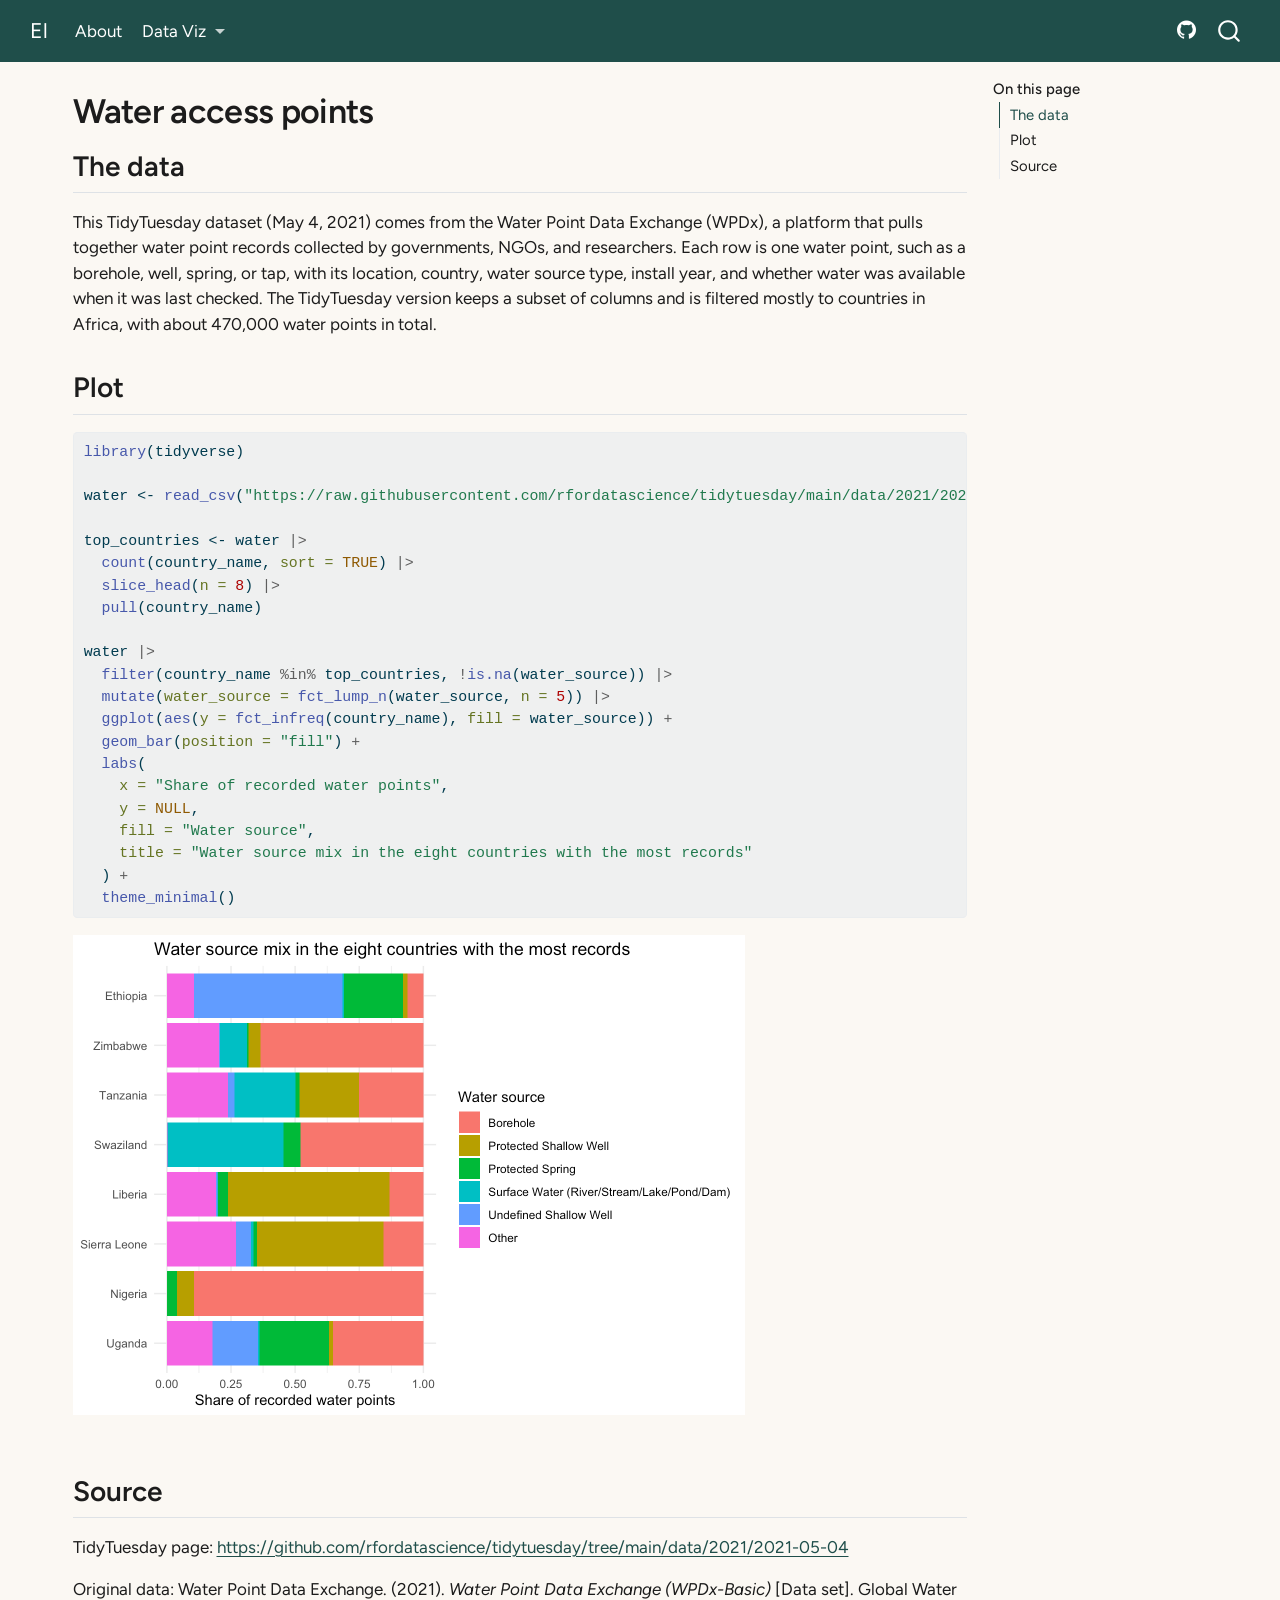
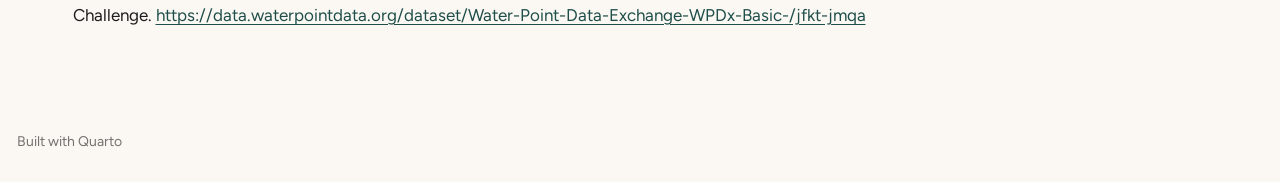
<file: docs/water.html>
<!DOCTYPE html>
<html xmlns="http://www.w3.org/1999/xhtml" lang="en" xml:lang="en"><head>

<meta charset="utf-8">
<meta name="generator" content="quarto-1.10.18">

<meta name="viewport" content="width=device-width, initial-scale=1.0, user-scalable=yes">


<title>Water access points – El</title>
<style>
/* Default styles provided by pandoc.
** See https://pandoc.org/MANUAL.html#variables-for-html for config info.
*/
span.smallcaps{font-variant: small-caps;}
div.columns{display: flex; gap: 1.5em;}
div.column{flex: auto;}
@media screen {
div.columns{gap: min(4vw, 1.5em);}
div.column{overflow-x: auto;}
}
div.hanging-indent{margin-left: 1.5em; text-indent: -1.5em;}
ul.task-list{list-style: none;}
ul.task-list li input[type="checkbox"] {
  width: 0.8em;
  margin: 0 0.8em 0.2em -1em; /* quarto-specific, see https://github.com/quarto-dev/quarto-cli/issues/4556 */ 
  vertical-align: middle;
}
/* CSS for syntax highlighting */
html { -webkit-text-size-adjust: 100%; }
pre > code.sourceCode { white-space: pre; position: relative; }
pre > code.sourceCode > span { display: inline-block; line-height: 1.25; }
pre > code.sourceCode > span:empty { height: 1.2em; }
.sourceCode { overflow: visible; }
code.sourceCode > span { color: inherit; text-decoration: inherit; }
div.sourceCode { margin: 1em 0; }
pre.sourceCode { margin: 0; }
@media screen {
div.sourceCode { overflow: auto; }
}
@media print {
pre > code.sourceCode { white-space: pre-wrap; }
pre > code.sourceCode > span { text-indent: -5em; padding-left: 5em; }
}
pre.numberSource code
  { counter-reset: source-line 0; }
pre.numberSource code > span
  { position: relative; left: -4em; counter-increment: source-line; }
pre.numberSource code > span > a:first-child::before
  { content: counter(source-line);
    position: relative; left: -1em; text-align: right; vertical-align: baseline;
    border: none; display: inline-block;
    -webkit-touch-callout: none; -webkit-user-select: none;
    -khtml-user-select: none; -moz-user-select: none;
    -ms-user-select: none; user-select: none;
    padding: 0 4px; width: 4em;
  }
pre.numberSource { margin-left: 3em;  padding-left: 4px; }
div.sourceCode
  {   }
@media screen {
pre > code.sourceCode > span > a:first-child::before { text-decoration: underline; }
}
</style>


<script src="site_libs/quarto-nav/quarto-nav.js"></script>
<script src="site_libs/quarto-nav/headroom.min.js"></script>
<script src="site_libs/clipboard/clipboard.min.js"></script>
<script src="site_libs/quarto-search/autocomplete.umd.js"></script>
<script src="site_libs/quarto-search/fuse.min.js"></script>
<script src="site_libs/quarto-search/quarto-search.js"></script>
<meta name="quarto:offset" content="./">
<script src="site_libs/quarto-html/quarto.js" type="module"></script>
<script src="site_libs/quarto-html/tabsets/tabsets.js" type="module"></script>
<script src="site_libs/quarto-html/popper.min.js"></script>
<script src="site_libs/quarto-html/tippy.umd.min.js"></script>
<script src="site_libs/quarto-html/anchor.min.js"></script>
<link href="site_libs/quarto-html/tippy.css" rel="stylesheet">
<link href="site_libs/quarto-html/quarto-syntax-highlighting-64a204ab8560d761af7679ceaba22944.css" rel="stylesheet" id="quarto-text-highlighting-styles">
<script src="site_libs/bootstrap/bootstrap.min.js"></script>
<link href="site_libs/bootstrap/bootstrap-icons.css" rel="stylesheet">
<link href="site_libs/bootstrap/bootstrap-abfaf9e1bddddbb6e21593f9e2fd9101.min.css" rel="stylesheet" append-hash="true" id="quarto-bootstrap" data-mode="light">
<script id="quarto-search-options" type="application/json">{
  "location": "navbar",
  "copy-button": false,
  "collapse-after": 3,
  "panel-placement": "end",
  "type": "overlay",
  "limit": 50,
  "keyboard-shortcut": [
    "f",
    "/",
    "s"
  ],
  "show-item-context": false,
  "language": {
    "search-no-results-text": "No results",
    "search-matching-documents-text": "matching documents",
    "search-copy-link-title": "Copy link to search",
    "search-hide-matches-text": "Hide additional matches",
    "search-more-match-text": "more match in this document",
    "search-more-matches-text": "more matches in this document",
    "search-clear-button-title": "Clear",
    "search-text-placeholder": "",
    "search-detached-cancel-button-title": "Cancel",
    "search-submit-button-title": "Submit",
    "search-label": "Search"
  }
}</script>


</head>

<body class="nav-fixed quarto-light">

<div id="quarto-search-results"></div>
  <header id="quarto-header" class="headroom fixed-top">
    <nav class="navbar navbar-expand-lg " data-bs-theme="dark">
      <div class="navbar-container container-fluid">
      <div class="navbar-brand-container mx-auto">
    <a class="navbar-brand" href="./index.html">
    <span class="navbar-title">El</span>
    </a>
  </div>
            <div id="quarto-search" class="" title="Search"></div>
          <button class="navbar-toggler" type="button" data-bs-toggle="collapse" data-bs-target="#navbarCollapse" aria-controls="navbarCollapse" role="menu" aria-expanded="false" aria-label="Toggle navigation" onclick="if (window.quartoToggleHeadroom) { window.quartoToggleHeadroom(); }">
  <span class="navbar-toggler-icon"></span>
</button>
          <div class="collapse navbar-collapse" id="navbarCollapse">
            <ul class="navbar-nav navbar-nav-scroll me-auto">
  <li class="nav-item">
    <a class="nav-link" href="./index.html"> 
<span class="menu-text">About</span></a>
  </li>  
  <li class="nav-item dropdown ">
    <a class="nav-link dropdown-toggle" href="#" id="nav-menu-data-viz" role="link" data-bs-toggle="dropdown" aria-expanded="false">
 <span class="menu-text">Data Viz</span>
    </a>
    <ul class="dropdown-menu" aria-labelledby="nav-menu-data-viz">    
        <li>
    <a class="dropdown-item" href="./water.html">
 <span class="dropdown-text">Water access points</span></a>
  </li>  
        <li>
    <a class="dropdown-item" href="./food.html">
 <span class="dropdown-text">Food and CO2 emissions</span></a>
  </li>  
        <li>
    <a class="dropdown-item" href="./netflix.html">
 <span class="dropdown-text">Netflix titles</span></a>
  </li>  
    </ul>
  </li>
</ul>
            <ul class="navbar-nav navbar-nav-scroll ms-auto">
  <li class="nav-item compact">
    <a class="nav-link" href="https://github.com/edieye-stack/edieye-stack.github.io-personal-website"> <i class="bi bi-github" role="img" aria-label="GitHub repo for this site">
</i> 
<span class="menu-text"></span></a>
  </li>  
</ul>
          </div> <!-- /navcollapse -->
            <div class="quarto-navbar-tools">
</div>
      </div> <!-- /container-fluid -->
    </nav>
</header>
<!-- content -->
<div id="quarto-content" class="quarto-container page-columns page-rows-contents page-layout-full page-navbar">
<!-- sidebar -->
<!-- margin-sidebar -->
    <div id="quarto-margin-sidebar" class="sidebar margin-sidebar">
        <nav id="TOC" role="doc-toc" class="toc-active">
    <h2 id="toc-title">On this page</h2>
   
  <ul>
  <li><a href="#the-data" id="toc-the-data" class="nav-link active" data-scroll-target="#the-data">The data</a></li>
  <li><a href="#plot" id="toc-plot" class="nav-link" data-scroll-target="#plot">Plot</a></li>
  <li><a href="#source" id="toc-source" class="nav-link" data-scroll-target="#source">Source</a></li>
  </ul>
</nav>
    </div>
<!-- main -->
<main class="content column-page-left" id="quarto-document-content">

<header id="title-block-header" class="quarto-title-block default">
<div class="quarto-title">
<h1 class="title">Water access points</h1>
</div>



<div class="quarto-title-meta column-page-left">

    
  
    
  </div>
  


</header>


<section id="the-data" class="level2">
<h2 class="anchored" data-anchor-id="the-data">The data</h2>
<p>This TidyTuesday dataset (May 4, 2021) comes from the Water Point Data Exchange (WPDx), a platform that pulls together water point records collected by governments, NGOs, and researchers. Each row is one water point, such as a borehole, well, spring, or tap, with its location, country, water source type, install year, and whether water was available when it was last checked. The TidyTuesday version keeps a subset of columns and is filtered mostly to countries in Africa, with about 470,000 water points in total.</p>
</section>
<section id="plot" class="level2">
<h2 class="anchored" data-anchor-id="plot">Plot</h2>
<div class="cell">
<div class="code-copy-outer-scaffold"><div class="sourceCode cell-code" id="cb1"><pre class="sourceCode r code-with-copy"><code class="sourceCode r"><span id="cb1-1"><a href="#cb1-1" aria-hidden="true" tabindex="-1"></a><span class="fu">library</span>(tidyverse)</span>
<span id="cb1-2"><a href="#cb1-2" aria-hidden="true" tabindex="-1"></a></span>
<span id="cb1-3"><a href="#cb1-3" aria-hidden="true" tabindex="-1"></a>water <span class="ot">&lt;-</span> <span class="fu">read_csv</span>(<span class="st">"https://raw.githubusercontent.com/rfordatascience/tidytuesday/main/data/2021/2021-05-04/water.csv"</span>)</span>
<span id="cb1-4"><a href="#cb1-4" aria-hidden="true" tabindex="-1"></a></span>
<span id="cb1-5"><a href="#cb1-5" aria-hidden="true" tabindex="-1"></a>top_countries <span class="ot">&lt;-</span> water <span class="sc">|&gt;</span></span>
<span id="cb1-6"><a href="#cb1-6" aria-hidden="true" tabindex="-1"></a>  <span class="fu">count</span>(country_name, <span class="at">sort =</span> <span class="cn">TRUE</span>) <span class="sc">|&gt;</span></span>
<span id="cb1-7"><a href="#cb1-7" aria-hidden="true" tabindex="-1"></a>  <span class="fu">slice_head</span>(<span class="at">n =</span> <span class="dv">8</span>) <span class="sc">|&gt;</span></span>
<span id="cb1-8"><a href="#cb1-8" aria-hidden="true" tabindex="-1"></a>  <span class="fu">pull</span>(country_name)</span>
<span id="cb1-9"><a href="#cb1-9" aria-hidden="true" tabindex="-1"></a></span>
<span id="cb1-10"><a href="#cb1-10" aria-hidden="true" tabindex="-1"></a>water <span class="sc">|&gt;</span></span>
<span id="cb1-11"><a href="#cb1-11" aria-hidden="true" tabindex="-1"></a>  <span class="fu">filter</span>(country_name <span class="sc">%in%</span> top_countries, <span class="sc">!</span><span class="fu">is.na</span>(water_source)) <span class="sc">|&gt;</span></span>
<span id="cb1-12"><a href="#cb1-12" aria-hidden="true" tabindex="-1"></a>  <span class="fu">mutate</span>(<span class="at">water_source =</span> <span class="fu">fct_lump_n</span>(water_source, <span class="at">n =</span> <span class="dv">5</span>)) <span class="sc">|&gt;</span></span>
<span id="cb1-13"><a href="#cb1-13" aria-hidden="true" tabindex="-1"></a>  <span class="fu">ggplot</span>(<span class="fu">aes</span>(<span class="at">y =</span> <span class="fu">fct_infreq</span>(country_name), <span class="at">fill =</span> water_source)) <span class="sc">+</span></span>
<span id="cb1-14"><a href="#cb1-14" aria-hidden="true" tabindex="-1"></a>  <span class="fu">geom_bar</span>(<span class="at">position =</span> <span class="st">"fill"</span>) <span class="sc">+</span></span>
<span id="cb1-15"><a href="#cb1-15" aria-hidden="true" tabindex="-1"></a>  <span class="fu">labs</span>(</span>
<span id="cb1-16"><a href="#cb1-16" aria-hidden="true" tabindex="-1"></a>    <span class="at">x =</span> <span class="st">"Share of recorded water points"</span>,</span>
<span id="cb1-17"><a href="#cb1-17" aria-hidden="true" tabindex="-1"></a>    <span class="at">y =</span> <span class="cn">NULL</span>,</span>
<span id="cb1-18"><a href="#cb1-18" aria-hidden="true" tabindex="-1"></a>    <span class="at">fill =</span> <span class="st">"Water source"</span>,</span>
<span id="cb1-19"><a href="#cb1-19" aria-hidden="true" tabindex="-1"></a>    <span class="at">title =</span> <span class="st">"Water source mix in the eight countries with the most records"</span></span>
<span id="cb1-20"><a href="#cb1-20" aria-hidden="true" tabindex="-1"></a>  ) <span class="sc">+</span></span>
<span id="cb1-21"><a href="#cb1-21" aria-hidden="true" tabindex="-1"></a>  <span class="fu">theme_minimal</span>()</span></code></pre></div><button title="Copy to Clipboard" class="code-copy-button"><i class="bi"></i></button></div>
<div class="cell-output-display">
<div>
<figure class="figure">
<p><img src="water_files/figure-html/unnamed-chunk-1-1.png" class="img-fluid figure-img" width="672"></p>
</figure>
</div>
</div>
</div>
</section>
<section id="source" class="level2">
<h2 class="anchored" data-anchor-id="source">Source</h2>
<p>TidyTuesday page: <a href="https://github.com/rfordatascience/tidytuesday/tree/main/data/2021/2021-05-04" class="uri">https://github.com/rfordatascience/tidytuesday/tree/main/data/2021/2021-05-04</a></p>
<p>Original data: Water Point Data Exchange. (2021). <em>Water Point Data Exchange (WPDx-Basic)</em> [Data set]. Global Water Challenge. <a href="https://data.waterpointdata.org/dataset/Water-Point-Data-Exchange-WPDx-Basic-/jfkt-jmqa" class="uri">https://data.waterpointdata.org/dataset/Water-Point-Data-Exchange-WPDx-Basic-/jfkt-jmqa</a></p>


</section>

</main> <!-- /main -->
<script id="quarto-html-after-body" type="application/javascript">
  window.document.addEventListener("DOMContentLoaded", function (event) {
    const icon = "";
    const anchorJS = new window.AnchorJS();
    anchorJS.options = {
      placement: 'right',
      icon: icon
    };
    anchorJS.add('.anchored');
    const isCodeAnnotation = (el) => {
      for (const clz of el.classList) {
        if (clz.startsWith('code-annotation-')) {                     
          return true;
        }
      }
      return false;
    }
    const onCopySuccess = function(e) {
      // button target
      const button = e.trigger;
      // don't keep focus
      button.blur();
      // flash "checked"
      button.classList.add('code-copy-button-checked');
      var currentTitle = button.getAttribute("title");
      button.setAttribute("title", "Copied!");
      let tooltip;
      if (window.bootstrap) {
        button.setAttribute("data-bs-toggle", "tooltip");
        button.setAttribute("data-bs-placement", "left");
        button.setAttribute("data-bs-title", "Copied!");
        tooltip = new bootstrap.Tooltip(button, 
          { trigger: "manual", 
            customClass: "code-copy-button-tooltip",
            offset: [0, -8]});
        tooltip.show();    
      }
      setTimeout(function() {
        if (tooltip) {
          tooltip.hide();
          button.removeAttribute("data-bs-title");
          button.removeAttribute("data-bs-toggle");
          button.removeAttribute("data-bs-placement");
        }
        button.setAttribute("title", currentTitle);
        button.classList.remove('code-copy-button-checked');
      }, 1000);
      // clear code selection
      e.clearSelection();
    }
    const getTextToCopy = function(trigger) {
      const outerScaffold = trigger.parentElement.cloneNode(true);
      const codeEl = outerScaffold.querySelector('code');
      for (const childEl of codeEl.children) {
        if (isCodeAnnotation(childEl)) {
          childEl.remove();
        }
      }
      return codeEl.innerText;
    }
    const clipboard = new window.ClipboardJS('.code-copy-button:not([data-in-quarto-modal])', {
      text: getTextToCopy
    });
    clipboard.on('success', onCopySuccess);
    if (window.document.getElementById('quarto-embedded-source-code-modal')) {
      const clipboardModal = new window.ClipboardJS('.code-copy-button[data-in-quarto-modal]', {
        text: getTextToCopy,
        container: window.document.getElementById('quarto-embedded-source-code-modal')
      });
      clipboardModal.on('success', onCopySuccess);
    }
      var localhostRegex = new RegExp(/^(?:http|https):\/\/localhost\:?[0-9]*\//);
      var mailtoRegex = new RegExp(/^mailto:/);
        var filterRegex = new RegExp('/' + window.location.host + '/');
      var isInternal = (href) => {
          return filterRegex.test(href) || localhostRegex.test(href) || mailtoRegex.test(href);
      }
      // Inspect non-navigation links and adorn them if external
     var links = window.document.querySelectorAll('a[href]:not(.nav-link):not(.navbar-brand):not(.toc-action):not(.sidebar-link):not(.sidebar-item-toggle):not(.pagination-link):not(.no-external):not([aria-hidden]):not(.dropdown-item):not(.quarto-navigation-tool):not(.about-link)');
      for (var i=0; i<links.length; i++) {
        const link = links[i];
        if (!isInternal(link.href)) {
          // undo the damage that might have been done by quarto-nav.js in the case of
          // links that we want to consider external
          if (link.dataset.originalHref !== undefined) {
            link.href = link.dataset.originalHref;
          }
        }
      }
    function tippyHover(el, contentFn, onTriggerFn, onUntriggerFn) {
      const config = {
        allowHTML: true,
        maxWidth: 500,
        delay: 100,
        arrow: false,
        appendTo: function(el) {
            return el.parentElement;
        },
        interactive: true,
        interactiveBorder: 10,
        theme: 'quarto',
        placement: 'bottom-start',
      };
      if (contentFn) {
        config.content = contentFn;
      }
      if (onTriggerFn) {
        config.onTrigger = onTriggerFn;
      }
      if (onUntriggerFn) {
        config.onUntrigger = onUntriggerFn;
      }
      window.tippy(el, config); 
    }
    const noterefs = window.document.querySelectorAll('a[role="doc-noteref"]');
    for (var i=0; i<noterefs.length; i++) {
      const ref = noterefs[i];
      tippyHover(ref, function() {
        // use id or data attribute instead here
        let href = ref.getAttribute('data-footnote-href') || ref.getAttribute('href');
        try { href = new URL(href).hash; } catch {}
        const id = href.replace(/^#\/?/, "");
        const note = window.document.getElementById(id);
        if (note) {
          return note.innerHTML;
        } else {
          return "";
        }
      });
    }
    const xrefs = window.document.querySelectorAll('a.quarto-xref');
    const processXRef = (id, note) => {
      // Strip column container classes
      const stripColumnClz = (el) => {
        el.classList.remove("page-full", "page-columns");
        if (el.children) {
          for (const child of el.children) {
            stripColumnClz(child);
          }
        }
      }
      stripColumnClz(note)
      if (id === null || id.startsWith('sec-')) {
        // Special case sections, only their first couple elements
        const container = document.createElement("div");
        if (note.children && note.children.length > 2) {
          container.appendChild(note.children[0].cloneNode(true));
          for (let i = 1; i < note.children.length; i++) {
            const child = note.children[i];
            if (child.tagName === "P" && child.innerText === "") {
              continue;
            } else {
              container.appendChild(child.cloneNode(true));
              break;
            }
          }
          if (window.Quarto?.typesetMath) {
            window.Quarto.typesetMath(container);
          }
          return container.innerHTML
        } else {
          if (window.Quarto?.typesetMath) {
            window.Quarto.typesetMath(note);
          }
          return note.innerHTML;
        }
      } else {
        // Remove any anchor links if they are present
        const anchorLink = note.querySelector('a.anchorjs-link');
        if (anchorLink) {
          anchorLink.remove();
        }
        if (window.Quarto?.typesetMath) {
          window.Quarto.typesetMath(note);
        }
        if (note.classList.contains("callout")) {
          return note.outerHTML;
        } else {
          return note.innerHTML;
        }
      }
    }
    for (var i=0; i<xrefs.length; i++) {
      const xref = xrefs[i];
      tippyHover(xref, undefined, function(instance) {
        instance.disable();
        let url = xref.getAttribute('href');
        let hash = undefined; 
        if (url.startsWith('#')) {
          hash = url;
        } else {
          try { hash = new URL(url).hash; } catch {}
        }
        if (hash) {
          const id = hash.replace(/^#\/?/, "");
          const note = window.document.getElementById(id);
          if (note !== null) {
            try {
              const html = processXRef(id, note.cloneNode(true));
              instance.setContent(html);
            } finally {
              instance.enable();
              instance.show();
            }
          } else {
            // See if we can fetch this
            fetch(url.split('#')[0])
            .then(res => res.text())
            .then(html => {
              const parser = new DOMParser();
              const htmlDoc = parser.parseFromString(html, "text/html");
              const note = htmlDoc.getElementById(id);
              if (note !== null) {
                const html = processXRef(id, note);
                instance.setContent(html);
              } 
            }).finally(() => {
              instance.enable();
              instance.show();
            });
          }
        } else {
          // See if we can fetch a full url (with no hash to target)
          // This is a special case and we should probably do some content thinning / targeting
          fetch(url)
          .then(res => res.text())
          .then(html => {
            const parser = new DOMParser();
            const htmlDoc = parser.parseFromString(html, "text/html");
            const note = htmlDoc.querySelector('main.content');
            if (note !== null) {
              // This should only happen for chapter cross references
              // (since there is no id in the URL)
              // remove the first header
              if (note.children.length > 0 && note.children[0].tagName === "HEADER") {
                note.children[0].remove();
              }
              const html = processXRef(null, note);
              instance.setContent(html);
            } 
          }).finally(() => {
            instance.enable();
            instance.show();
          });
        }
      }, function(instance) {
      });
    }
        let selectedAnnoteEl;
        const selectorForAnnotation = ( cell, annotation) => {
          let cellAttr = 'data-code-cell="' + cell + '"';
          let lineAttr = 'data-code-annotation="' +  annotation + '"';
          const selector = 'span[' + cellAttr + '][' + lineAttr + ']';
          return selector;
        }
        const selectCodeLines = (annoteEl) => {
          const doc = window.document;
          const targetCell = annoteEl.getAttribute("data-target-cell");
          const targetAnnotation = annoteEl.getAttribute("data-target-annotation");
          const annoteSpan = window.document.querySelector(selectorForAnnotation(targetCell, targetAnnotation));
          const lines = annoteSpan.getAttribute("data-code-lines").split(",");
          const lineIds = lines.map((line) => {
            return targetCell + "-" + line;
          })
          let top = null;
          let height = null;
          let parent = null;
          if (lineIds.length > 0) {
              //compute the position of the single el (top and bottom and make a div)
              const el = window.document.getElementById(lineIds[0]);
              top = el.offsetTop;
              height = el.offsetHeight;
              parent = el.parentElement.parentElement;
            if (lineIds.length > 1) {
              const lastEl = window.document.getElementById(lineIds[lineIds.length - 1]);
              const bottom = lastEl.offsetTop + lastEl.offsetHeight;
              height = bottom - top;
            }
            if (top !== null && height !== null && parent !== null) {
              // cook up a div (if necessary) and position it 
              let div = window.document.getElementById("code-annotation-line-highlight");
              if (div === null) {
                div = window.document.createElement("div");
                div.setAttribute("id", "code-annotation-line-highlight");
                div.style.position = 'absolute';
                parent.appendChild(div);
              }
              div.style.top = top - 2 + "px";
              div.style.height = height + 4 + "px";
              div.style.left = 0;
              let gutterDiv = window.document.getElementById("code-annotation-line-highlight-gutter");
              if (gutterDiv === null) {
                gutterDiv = window.document.createElement("div");
                gutterDiv.setAttribute("id", "code-annotation-line-highlight-gutter");
                gutterDiv.style.position = 'absolute';
                const codeCell = window.document.getElementById(targetCell);
                const gutter = codeCell.querySelector('.code-annotation-gutter');
                gutter.appendChild(gutterDiv);
              }
              gutterDiv.style.top = top - 2 + "px";
              gutterDiv.style.height = height + 4 + "px";
            }
            selectedAnnoteEl = annoteEl;
          }
        };
        const unselectCodeLines = () => {
          const elementsIds = ["code-annotation-line-highlight", "code-annotation-line-highlight-gutter"];
          elementsIds.forEach((elId) => {
            const div = window.document.getElementById(elId);
            if (div) {
              div.remove();
            }
          });
          selectedAnnoteEl = undefined;
        };
          // Handle positioning of the toggle
      window.addEventListener(
        "resize",
        throttle(() => {
          elRect = undefined;
          if (selectedAnnoteEl) {
            selectCodeLines(selectedAnnoteEl);
          }
        }, 10)
      );
      function throttle(fn, ms) {
      let throttle = false;
      let timer;
        return (...args) => {
          if(!throttle) { // first call gets through
              fn.apply(this, args);
              throttle = true;
          } else { // all the others get throttled
              if(timer) clearTimeout(timer); // cancel #2
              timer = setTimeout(() => {
                fn.apply(this, args);
                timer = throttle = false;
              }, ms);
          }
        };
      }
        // Attach click handler to the DT
        const annoteDls = window.document.querySelectorAll('dt[data-target-cell]');
        for (const annoteDlNode of annoteDls) {
          annoteDlNode.addEventListener('click', (event) => {
            const clickedEl = event.target;
            if (clickedEl !== selectedAnnoteEl) {
              unselectCodeLines();
              const activeEl = window.document.querySelector('dt[data-target-cell].code-annotation-active');
              if (activeEl) {
                activeEl.classList.remove('code-annotation-active');
              }
              selectCodeLines(clickedEl);
              clickedEl.classList.add('code-annotation-active');
            } else {
              // Unselect the line
              unselectCodeLines();
              clickedEl.classList.remove('code-annotation-active');
            }
          });
        }
    const findCites = (el) => {
      const parentEl = el.parentElement;
      if (parentEl) {
        const cites = parentEl.dataset.cites;
        if (cites) {
          return {
            el,
            cites: cites.split(' ')
          };
        } else {
          return findCites(el.parentElement)
        }
      } else {
        return undefined;
      }
    };
    var bibliorefs = window.document.querySelectorAll('a[role="doc-biblioref"]');
    for (var i=0; i<bibliorefs.length; i++) {
      const ref = bibliorefs[i];
      const citeInfo = findCites(ref);
      if (citeInfo) {
        tippyHover(citeInfo.el, function() {
          var popup = window.document.createElement('div');
          citeInfo.cites.forEach(function(cite) {
            var citeDiv = window.document.createElement('div');
            citeDiv.classList.add('hanging-indent');
            citeDiv.classList.add('csl-entry');
            var biblioDiv = window.document.getElementById('ref-' + cite);
            if (biblioDiv) {
              citeDiv.innerHTML = biblioDiv.innerHTML;
            }
            popup.appendChild(citeDiv);
          });
          return popup.innerHTML;
        });
      }
    }
  });
  </script>
</div> <!-- /content -->
<footer class="footer">
  <div class="nav-footer">
    <div class="nav-footer-left">
<p>Built with Quarto</p>
</div>   
    <div class="nav-footer-center">
      &nbsp;
    </div>
    <div class="nav-footer-right">
      &nbsp;
    </div>
  </div>
</footer>




</body></html>
</file>
<file: docs/site_libs/quarto-html/tippy.css>
.tippy-box[data-animation=fade][data-state=hidden]{opacity:0}[data-tippy-root]{max-width:calc(100vw - 10px)}.tippy-box{position:relative;background-color:#333;color:#fff;border-radius:4px;font-size:14px;line-height:1.4;white-space:normal;outline:0;transition-property:transform,visibility,opacity}.tippy-box[data-placement^=top]>.tippy-arrow{bottom:0}.tippy-box[data-placement^=top]>.tippy-arrow:before{bottom:-7px;left:0;border-width:8px 8px 0;border-top-color:initial;transform-origin:center top}.tippy-box[data-placement^=bottom]>.tippy-arrow{top:0}.tippy-box[data-placement^=bottom]>.tippy-arrow:before{top:-7px;left:0;border-width:0 8px 8px;border-bottom-color:initial;transform-origin:center bottom}.tippy-box[data-placement^=left]>.tippy-arrow{right:0}.tippy-box[data-placement^=left]>.tippy-arrow:before{border-width:8px 0 8px 8px;border-left-color:initial;right:-7px;transform-origin:center left}.tippy-box[data-placement^=right]>.tippy-arrow{left:0}.tippy-box[data-placement^=right]>.tippy-arrow:before{left:-7px;border-width:8px 8px 8px 0;border-right-color:initial;transform-origin:center right}.tippy-box[data-inertia][data-state=visible]{transition-timing-function:cubic-bezier(.54,1.5,.38,1.11)}.tippy-arrow{width:16px;height:16px;color:#333}.tippy-arrow:before{content:"";position:absolute;border-color:transparent;border-style:solid}.tippy-content{position:relative;padding:5px 9px;z-index:1}
</file>
<file: docs/site_libs/quarto-html/quarto-syntax-highlighting-64a204ab8560d761af7679ceaba22944.css>
/* quarto syntax highlight colors */
:root {
  --quarto-hl-ot-color: #003B4F;
  --quarto-hl-at-color: #657422;
  --quarto-hl-ss-color: #20794D;
  --quarto-hl-an-color: #5E5E5E;
  --quarto-hl-fu-color: #4758AB;
  --quarto-hl-st-color: #20794D;
  --quarto-hl-cf-color: #003B4F;
  --quarto-hl-op-color: #5E5E5E;
  --quarto-hl-er-color: #AD0000;
  --quarto-hl-bn-color: #AD0000;
  --quarto-hl-al-color: #AD0000;
  --quarto-hl-va-color: #111111;
  --quarto-hl-bu-color: inherit;
  --quarto-hl-ex-color: inherit;
  --quarto-hl-pp-color: #AD0000;
  --quarto-hl-in-color: #5E5E5E;
  --quarto-hl-vs-color: #20794D;
  --quarto-hl-wa-color: #5E5E5E;
  --quarto-hl-do-color: #5E5E5E;
  --quarto-hl-im-color: #00769E;
  --quarto-hl-ch-color: #20794D;
  --quarto-hl-dt-color: #AD0000;
  --quarto-hl-fl-color: #AD0000;
  --quarto-hl-co-color: #5E5E5E;
  --quarto-hl-cv-color: #5E5E5E;
  --quarto-hl-cn-color: #8f5902;
  --quarto-hl-sc-color: #5E5E5E;
  --quarto-hl-dv-color: #AD0000;
  --quarto-hl-kw-color: #003B4F;
}

/* other quarto variables */
:root {
  --quarto-font-monospace: SFMono-Regular, Menlo, Monaco, Consolas, "Liberation Mono", "Courier New", monospace;
}

/* syntax highlight based on Pandoc's rules */
pre > code.sourceCode > span {
  color: #003B4F;
}

code.sourceCode > span {
  color: #003B4F;
}

div.sourceCode,
div.sourceCode pre.sourceCode {
  color: #003B4F;
}

/* Normal */
code span {
  color: #003B4F;
}

/* Alert */
code span.al {
  color: #AD0000;
  font-style: inherit;
}

/* Annotation */
code span.an {
  color: #5E5E5E;
  font-style: inherit;
}

/* Attribute */
code span.at {
  color: #657422;
  font-style: inherit;
}

/* BaseN */
code span.bn {
  color: #AD0000;
  font-style: inherit;
}

/* BuiltIn */
code span.bu {
  font-style: inherit;
}

/* ControlFlow */
code span.cf {
  color: #003B4F;
  font-weight: bold;
  font-style: inherit;
}

/* Char */
code span.ch {
  color: #20794D;
  font-style: inherit;
}

/* Constant */
code span.cn {
  color: #8f5902;
  font-style: inherit;
}

/* Comment */
code span.co {
  color: #5E5E5E;
  font-style: inherit;
}

/* CommentVar */
code span.cv {
  color: #5E5E5E;
  font-style: italic;
}

/* Documentation */
code span.do {
  color: #5E5E5E;
  font-style: italic;
}

/* DataType */
code span.dt {
  color: #AD0000;
  font-style: inherit;
}

/* DecVal */
code span.dv {
  color: #AD0000;
  font-style: inherit;
}

/* Error */
code span.er {
  color: #AD0000;
  font-style: inherit;
}

/* Extension */
code span.ex {
  font-style: inherit;
}

/* Float */
code span.fl {
  color: #AD0000;
  font-style: inherit;
}

/* Function */
code span.fu {
  color: #4758AB;
  font-style: inherit;
}

/* Import */
code span.im {
  color: #00769E;
  font-style: inherit;
}

/* Information */
code span.in {
  color: #5E5E5E;
  font-style: inherit;
}

/* Keyword */
code span.kw {
  color: #003B4F;
  font-weight: bold;
  font-style: inherit;
}

/* Operator */
code span.op {
  color: #5E5E5E;
  font-style: inherit;
}

/* Other */
code span.ot {
  color: #003B4F;
  font-style: inherit;
}

/* Preprocessor */
code span.pp {
  color: #AD0000;
  font-style: inherit;
}

/* SpecialChar */
code span.sc {
  color: #5E5E5E;
  font-style: inherit;
}

/* SpecialString */
code span.ss {
  color: #20794D;
  font-style: inherit;
}

/* String */
code span.st {
  color: #20794D;
  font-style: inherit;
}

/* Variable */
code span.va {
  color: #111111;
  font-style: inherit;
}

/* VerbatimString */
code span.vs {
  color: #20794D;
  font-style: inherit;
}

/* Warning */
code span.wa {
  color: #5E5E5E;
  font-style: italic;
}

.prevent-inlining {
  content: "</";
}

/*# sourceMappingURL=9d8d5bb603a83b8298b89080a598c93b.css.map */
</file>
